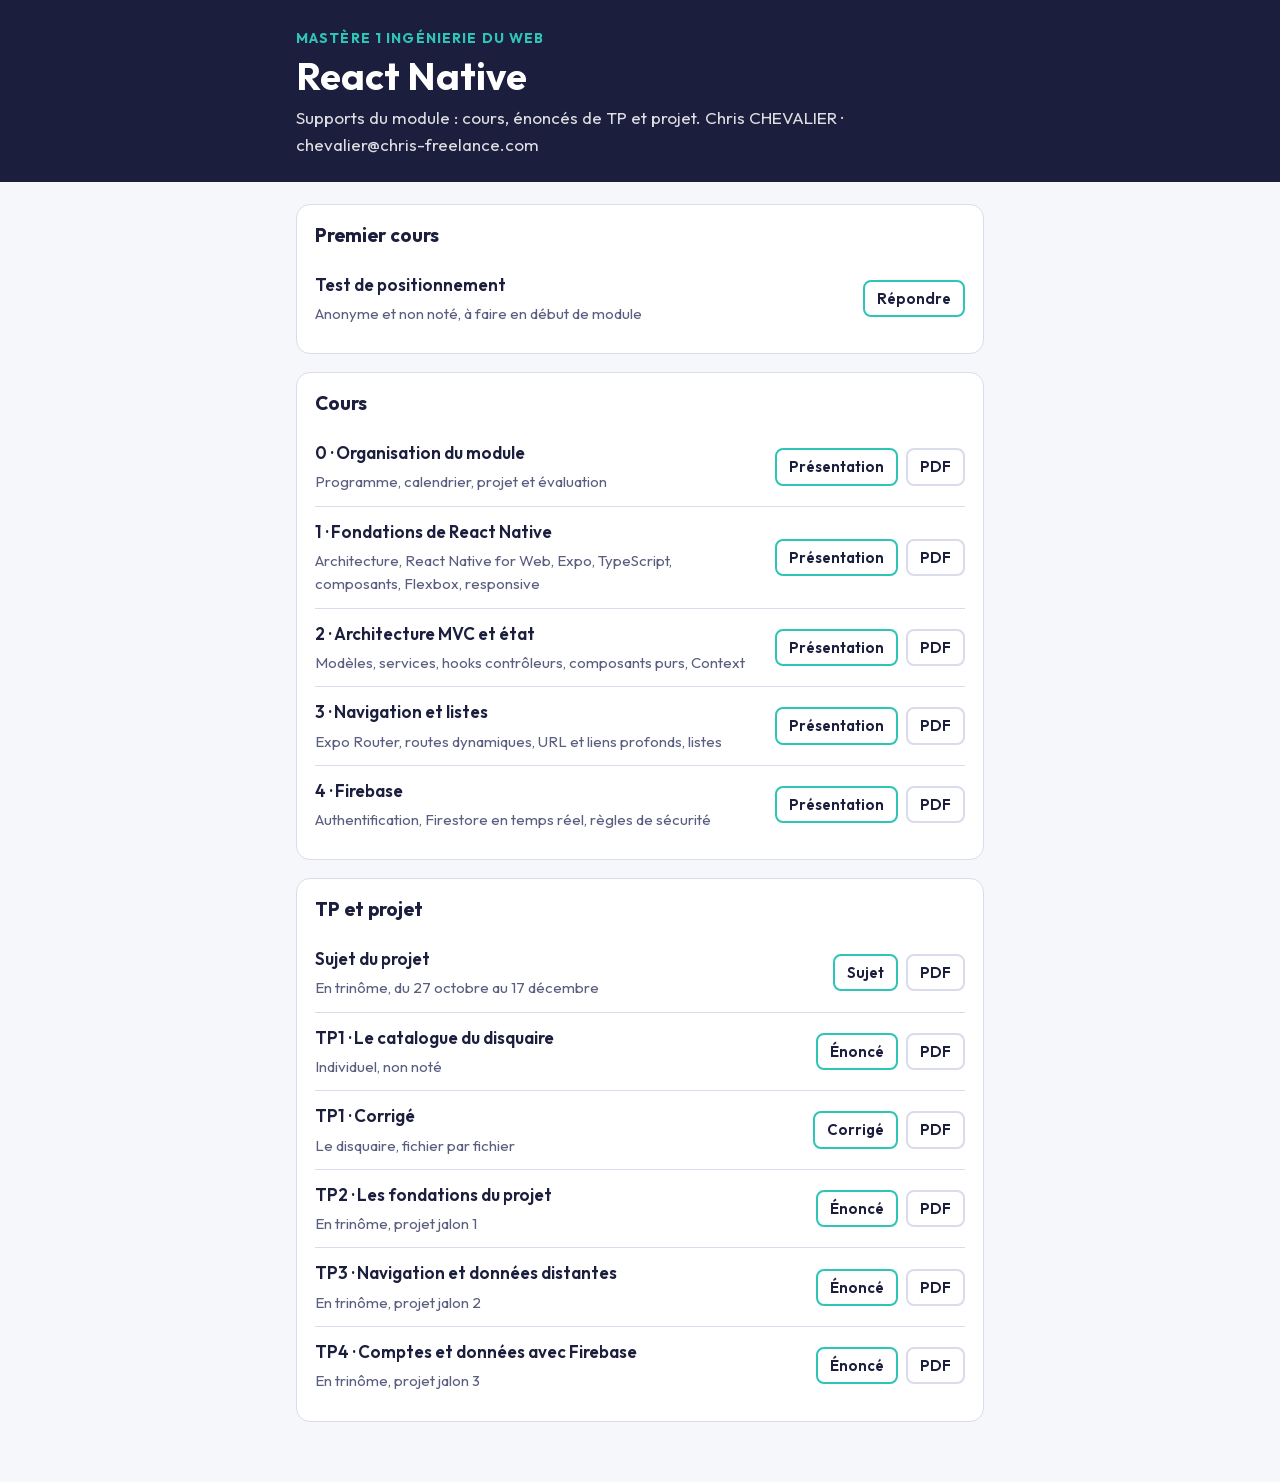
<file: index.html>
<!doctype html>
<html lang="fr">
<head>
  <meta charset="utf-8">
  <meta name="viewport" content="width=device-width, initial-scale=1, viewport-fit=cover">
  <title>Supports React Native</title>
  <link rel="stylesheet" href="positionnement/positionnement.css">
  <style>
    .supports { display: flex; flex-direction: column; gap: 0; }
    .support { display: grid; grid-template-columns: minmax(0, 1fr) auto; gap: 4px 16px; align-items: center; padding: 12px 0; border-top: 1px solid var(--bordure); }
    .support:first-of-type { border-top: 0; }
    .support .nom { font-weight: 600; }
    .support .detail { grid-column: 1; color: var(--texte-doux); font-size: 15px; }
    .liens { grid-column: 2; grid-row: 1 / span 2; display: flex; gap: 8px; flex-wrap: wrap; justify-content: flex-end; }
    .liens a { font-weight: 600; font-size: 15px; color: var(--texte); text-decoration: none; border: 2px solid var(--accent); border-radius: 8px; padding: 5px 12px; }
    .liens a.pdf { border-color: var(--bordure); }
    .liens a:hover { background: var(--accent-clair); }
  </style>
</head>
<body>

<header class="bandeau">
  <div class="interieur">
    <div class="sur-titre">Mastère 1 ingénierie du web</div>
    <h1>React Native</h1>
    <p>Supports du module : cours, énoncés de TP et projet. Chris CHEVALIER · chevalier@chris-freelance.com</p>
  </div>
</header>

<main>
  <section class="bloc">
    <h2>Premier cours</h2>
    <div class="supports">
      <div class="support">
        <span class="nom">Test de positionnement</span>
        <span class="detail">Anonyme et non noté, à faire en début de module</span>
        <span class="liens"><a href="positionnement/index.html">Répondre</a></span>
      </div>
    </div>
  </section>

  <section class="bloc">
    <h2>Cours</h2>
    <div class="supports">
      <div class="support">
        <span class="nom">0 · Organisation du module</span>
        <span class="detail">Programme, calendrier, projet et évaluation</span>
        <span class="liens"><a href="cours/0-organisation-du-module.html">Présentation</a><a class="pdf" href="pdf/0-organisation-du-module.pdf">PDF</a></span>
      </div>
      <div class="support">
        <span class="nom">1 · Fondations de React Native</span>
        <span class="detail">Architecture, React Native for Web, Expo, TypeScript, composants, Flexbox, responsive</span>
        <span class="liens"><a href="cours/1-fondations.html">Présentation</a><a class="pdf" href="pdf/1-fondations.pdf">PDF</a></span>
      </div>
      <div class="support">
        <span class="nom">2 · Architecture MVC et état</span>
        <span class="detail">Modèles, services, hooks contrôleurs, composants purs, Context</span>
        <span class="liens"><a href="cours/2-architecture-mvc.html">Présentation</a><a class="pdf" href="pdf/2-architecture-mvc.pdf">PDF</a></span>
      </div>
      <div class="support">
        <span class="nom">3 · Navigation et listes</span>
        <span class="detail">Expo Router, routes dynamiques, URL et liens profonds, listes</span>
        <span class="liens"><a href="cours/3-navigation.html">Présentation</a><a class="pdf" href="pdf/3-navigation.pdf">PDF</a></span>
      </div>
      <div class="support">
        <span class="nom">4 · Firebase</span>
        <span class="detail">Authentification, Firestore en temps réel, règles de sécurité</span>
        <span class="liens"><a href="cours/4-firebase.html">Présentation</a><a class="pdf" href="pdf/4-firebase.pdf">PDF</a></span>
      </div>
    </div>
  </section>

  <section class="bloc">
    <h2>TP et projet</h2>
    <div class="supports">
      <div class="support">
        <span class="nom">Sujet du projet</span>
        <span class="detail">En trinôme, du 27 octobre au 17 décembre</span>
        <span class="liens"><a href="tp/projet.html">Sujet</a><a class="pdf" href="pdf/projet.pdf">PDF</a></span>
      </div>
      <div class="support">
        <span class="nom">TP1 · Le catalogue du disquaire</span>
        <span class="detail">Individuel, non noté</span>
        <span class="liens"><a href="tp/tp1.html">Énoncé</a><a class="pdf" href="pdf/tp1.pdf">PDF</a></span>
      </div>
      <div class="support">
        <span class="nom">TP1 · Corrigé</span>
        <span class="detail">Le disquaire, fichier par fichier</span>
        <span class="liens"><a href="tp/tp1-corrige.html">Corrigé</a><a class="pdf" href="pdf/tp1-corrige.pdf">PDF</a></span>
      </div>
      <div class="support">
        <span class="nom">TP2 · Les fondations du projet</span>
        <span class="detail">En trinôme, projet jalon 1</span>
        <span class="liens"><a href="tp/tp2.html">Énoncé</a><a class="pdf" href="pdf/tp2.pdf">PDF</a></span>
      </div>
      <div class="support">
        <span class="nom">TP3 · Navigation et données distantes</span>
        <span class="detail">En trinôme, projet jalon 2</span>
        <span class="liens"><a href="tp/tp3.html">Énoncé</a><a class="pdf" href="pdf/tp3.pdf">PDF</a></span>
      </div>
      <div class="support">
        <span class="nom">TP4 · Comptes et données avec Firebase</span>
        <span class="detail">En trinôme, projet jalon 3</span>
        <span class="liens"><a href="tp/tp4.html">Énoncé</a><a class="pdf" href="pdf/tp4.pdf">PDF</a></span>
      </div>
    </div>
  </section>
</main>

</body>
</html>
</file>
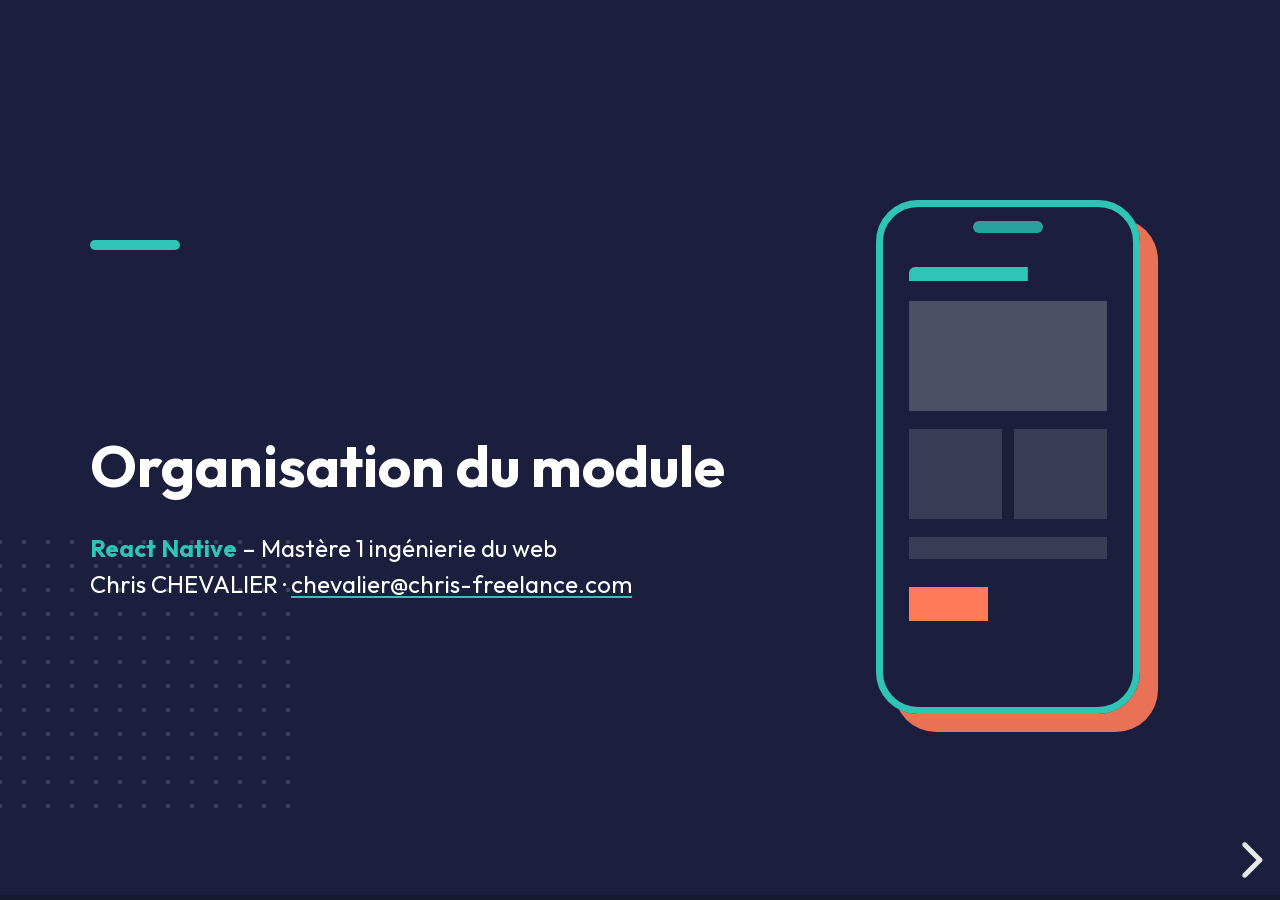
<file: cours/0-organisation-du-module.html>
<!doctype html>
<html lang="fr">
<head>
  <meta charset="utf-8">
  <meta name="viewport" content="width=device-width, initial-scale=1">
  <title>Organisation du module – React Native</title>
  <link rel="stylesheet" href="../assets/vendor/reveal/dist/reset.css">
  <link rel="stylesheet" href="../assets/vendor/reveal/dist/reveal.css">
  <link rel="stylesheet" href="../assets/css/theme.css">
</head>
<body data-pied="React Native · Organisation du module">
<div class="reveal">
<div class="slides">

  <!-- ================================================================== -->
  <section data-layout="titre">
    <h1>Organisation du module</h1>
    <div class="sous-titre">
      <span class="code-module">React Native</span> – Mastère 1 ingénierie du web<br>
      Chris CHEVALIER · <a href="mailto:chevalier@chris-freelance.com" style="color: inherit;">chevalier@chris-freelance.com</a>
    </div>
    <aside class="notes">
      Me présenter en deux minutes : formateur indépendant depuis 2020 (web full stack, programmation, gestion de projet).
      Puis présenter le cours, le déroulé, le projet et l'évaluation.
    </aside>
  </section>

  <!-- ================================================================== -->
  <section data-layout="sommaire">
    <h1>Sommaire</h1>
    <ol>
      <li>Le module</li>
      <li>Le déroulé</li>
      <li>Le projet</li>
      <li>L'évaluation</li>
    </ol>
  </section>

  <!-- ================================================================== -->
  <section data-layout="section">
    <div class="numero">01</div>
    <h2>Le module</h2>
    <div class="sous-titre">Organisation du module</div>
  </section>

  <!-- ================================================================== -->
  <section>
    <h2>Une base de code, trois plateformes</h2>
    <div class="corps">
      <div class="colonnes c3">
        <div class="carte accent">
          <h3>iOS</h3>
          De vrais composants natifs, affichés par le système du téléphone
        </div>
        <div class="carte accent">
          <h3>Android</h3>
          Le même code TypeScript, sans réécrire l'application en Kotlin
        </div>
        <div class="carte corail">
          <h3>Web</h3>
          <a href="https://necolas.github.io/react-native-web/" target="_blank">React Native for Web</a> transforme <code>&lt;View&gt;</code> en <code>&lt;div&gt;</code> dans le navigateur
        </div>
      </div>
      <ul style="margin-top: 30px;">
        <li>Vous connaissez React. Vous allez réutiliser vos réflexes : composants, props, état, hooks</li>
        <li>Ce qui change : pas de HTML ni de CSS, des contraintes mobiles (tactile, taille d'écran, réseau, cycle de vie)</li>
      </ul>
    </div>
    <aside class="notes">
      Demander qui a déjà fait du React Native, du Flutter ou du natif.
    </aside>
  </section>

  <!-- ================================================================== -->
  <section>
    <h2>Objectifs du module</h2>
    <div class="corps">
      <p>À la fin du module, vous serez capables de :</p>
      <ul>
        <li><strong>Maîtriser React Native et son extension web</strong> pour concevoir une application performante à partir d'une base de code unique</li>
        <li><strong>Structurer votre application selon le pattern MVC</strong> : composants d'affichage, hooks et services pour la logique, modèles de données typés</li>
        <li><strong>Concevoir des interfaces réactives et fluides</strong> avec les composants natifs, le rendu web et Flexbox</li>
        <li><strong>Gérer le cycle de vie, la navigation et la persistance des données</strong> de manière unifiée entre le navigateur et le mobile</li>
      </ul>
    </div>
  </section>

  <!-- ================================================================== -->
  <section>
    <h2>Programme</h2>
    <div class="corps">
      <div class="colonnes c4">
        <div class="carte">
          <h3>Cours 1 · Fondations</h3>
          Architecture, React Native for Web, Expo, TypeScript, composants de base, Flexbox et responsive
        </div>
        <div class="carte">
          <h3>Cours 2 · Architecture</h3>
          Pattern MVC dans React, hooks personnalisés, services, modèles typés, état global avec Context
        </div>
        <div class="carte">
          <h3>Cours 3 · Navigation</h3>
          Expo Router (pile, onglets, URL, liens profonds), listes volumineuses
        </div>
        <div class="carte">
          <h3>Cours 4 · Persistance</h3>
          Firebase : authentification, base Firestore, temps réel, cycle de vie des écrans et règles de sécurité. Mise en production
        </div>
      </div>
      <div class="encadre" style="margin-top: 26px;">
        Au plus <strong>1h30 de théorie par demi-journée</strong>, le reste en pratique. Chaque notion est appliquée dans un TP le jour même.
      </div>
    </div>
  </section>

  <!-- ================================================================== -->
  <section data-layout="section">
    <div class="numero">02</div>
    <h2>Le déroulé</h2>
    <div class="sous-titre">Organisation du module</div>
  </section>

  <!-- ================================================================== -->
  <section>
    <h2>Calendrier</h2>
    <div class="corps">
      <div class="frise">
        <div class="etape">
          <div class="date">Mar. 27 oct.</div>
          <ul>
            <li>Test de positionnement</li>
            <li>Cours 1</li>
            <li>TP1</li>
            <li>Trinômes et dépôt du projet</li>
          </ul>
        </div>
        <div class="etape">
          <div class="date">Mer. 28 oct.</div>
          <ul>
            <li>Fin du TP1</li>
            <li>Cours 2</li>
            <li>TP2 Projet</li>
          </ul>
        </div>
        <div class="etape corail">
          <div class="date">Jeu. 29 oct.</div>
          <ul>
            <li>Cours 3</li>
            <li>Lancement du TP3 en séance</li>
            <li>TP3 en autonomie jusqu'au 24 nov.</li>
          </ul>
        </div>
        <div class="etape">
          <div class="date">Mer. 25 nov.</div>
          <ul>
            <li>Cours 4 Firebase</li>
            <li>TP4 Projet</li>
            <li>Point d'étape, pendant le TP4</li>
          </ul>
        </div>
        <div class="etape corail">
          <div class="date">Jeu. 17 déc.</div>
          <ul>
            <li>Mise en production</li>
            <li><strong>Soutenances du projet</strong></li>
            <li><strong>Examen écrit</strong></li>
          </ul>
        </div>
      </div>
    </div>
    <aside class="notes">
      IWB 1 : 27/10 9h45-13h, 28/10 14h-19h, 29/10 11h30-15h30, 25/11 9h45-13h, 17/12 14h-19h.
      IWB 2 : 27/10 14h-19h, 28/10 9h45-13h, 29/10 8h-11h15, 25/11 14h-19h, 17/12 9h45-13h.
      Le TP1 occupe les créneaux 2 et 3 : IWB 1 le commence le 27 et le termine le 28 ; IWB 2 le fait entièrement le 27.
    </aside>
  </section>

  <!-- ================================================================== -->
  <section>
    <h2>Votre environnement de travail</h2>
    <div class="corps">
      <div class="colonnes">
        <div>
          <p><strong>Sur votre ordinateur</strong></p>
          <ul class="dense">
            <li><a href="https://nodejs.org/fr/download" target="_blank"><strong>Node.js</strong> en version LTS</a></li>
            <li><a href="https://code.visualstudio.com/" target="_blank"><strong>VS Code</strong></a> ou l'éditeur de votre choix</li>
            <li><a href="https://git-scm.com/downloads" target="_blank"><strong>Git</strong></a> et un compte <a href="https://github.com/signup" target="_blank"><strong>GitHub</strong></a> ou équivalent (GitLab, Bitbucket…)</li>
            <li>Un navigateur récent pour la version web</li>
          </ul>
        </div>
        <div>
          <p><strong>Pour tester sur mobile</strong></p>
          <ul class="dense">
            <li>L'application <a href="https://expo.dev/go" target="_blank"><strong>Expo Go</strong></a> sur votre téléphone (iOS ou Android)</li>
            <li>À défaut : un émulateur <a href="https://docs.expo.dev/workflow/android-studio-emulator/" target="_blank">Android Studio</a> ou le <a href="https://docs.expo.dev/workflow/ios-simulator/" target="_blank">simulateur iOS</a> (macOS uniquement)</li>
          </ul>
        </div>
      </div>
    </div>
  </section>

  <!-- ================================================================== -->
  <section data-layout="section">
    <div class="numero">03</div>
    <h2>Le projet</h2>
    <div class="sous-titre">Organisation du module</div>
  </section>

  <!-- ================================================================== -->
  <section>
    <h2>Une application multiplateforme en trinôme</h2>
    <div class="corps">
      <ul>
        <li><strong>Sujet libre</strong>, à faire valider par moi aujourd'hui</li>
        <li><strong>Groupes de trois</strong>, formés aujourd'hui. Les groupes d'une seule personne ne sont pas possibles</li>
        <li>Le projet avance à chaque TP. <strong>Chaque TP est un jalon</strong> du projet final</li>
        <li><strong>Répartition libre</strong> : chacun écrit une part réelle du code, dont au moins un CRUD Firebase</li>
        <li>Il doit fonctionner <strong>sur le web et sur mobile</strong>, avec le même code</li>
      </ul>
      <div class="frise" style="grid-template-columns: repeat(4, 1fr); margin-top: 22px;">
        <div class="etape"><div class="date">TP2 · 28 oct.</div>Squelette MVC, modèles typés, mise en page</div>
        <div class="etape"><div class="date">TP3 · 29 oct.-24 nov.</div>Navigation, API publique, catalogue et filtres</div>
        <div class="etape"><div class="date">TP4 · 25 nov.</div>Authentification et trois CRUD Firebase</div>
        <div class="etape corail"><div class="date">17 déc.</div>Soutenance et rendu final</div>
      </div>
    </div>
  </section>

  <!-- ================================================================== -->
  <section>
    <h2>Ce que votre application doit contenir</h2>
    <div class="corps">
      <div class="colonnes">
        <div>
          <p><strong>Obligatoire</strong></p>
          <ul class="dense">
            <li>Au moins <strong>4 écrans</strong>, avec des onglets, une pile et une route dynamique</li>
            <li><strong>L'URL du navigateur</strong> suit la navigation sur le web</li>
            <li>Un <strong>catalogue responsive</strong> : grille sur ordinateur, liste sur mobile, avec des filtres</li>
            <li>Une <strong>API publique</strong> consommée avec <code>fetch()</code></li>
            <li><strong>Firebase</strong> : authentification et <strong>3 CRUD</strong>, un par membre</li>
            <li>Une <strong>architecture MVC</strong> en TypeScript</li>
            <li>Une <strong>version web déployée</strong> (GitHub Pages…)</li>
            <li>Un <strong>README exécutable</strong> qui suffit à lancer le projet</li>
          </ul>
        </div>
        <div>
          <p><strong>Valorisé</strong></p>
          <ul class="dense">
            <li>Une API native : caméra, localisation, notifications…</li>
            <li>Des animations soignées</li>
            <li>Un cache ou un mode hors ligne</li>
            <li>Des tests automatisés</li>
          </ul>
        </div>
      </div>
    </div>
  </section>

  <!-- ================================================================== -->
  <section>
    <h2>Des idées de sujets</h2>
    <div class="corps">
      <div class="colonnes">
        <div class="carte">
          <h3>Carnet de recettes</h3>
          Catalogue de <a href="https://www.themealdb.com/api.php" target="_blank">TheMealDB</a>, favoris et recettes personnelles
        </div>
        <div class="carte">
          <h3>Bibliothèque personnelle</h3>
          Recherche dans <a href="https://openlibrary.org/developers/api" target="_blank">Open Library</a>, livres lus ou à lire et avis
        </div>
        <div class="carte">
          <h3>Carnet de voyage</h3>
          Pays de <a href="https://restcountries.com" target="_blank">REST Countries</a>, météo d'<a href="https://open-meteo.com" target="_blank">Open-Meteo</a>, étapes et souvenirs
        </div>
        <div class="carte">
          <h3>Garde-manger anti-gaspi</h3>
          Produits d'<a href="https://world.openfoodfacts.org/data" target="_blank">Open Food Facts</a> et dates de péremption. Le scan de codes-barres est un bonus
        </div>
      </div>
      <div class="encadre neutre" style="margin-top: 22px;">
        Toutes ces API sont <strong>gratuites et sans clé</strong>. Un autre sujet vous tente ? Proposez-le-moi : il doit se prêter à un catalogue et à trois CRUD.
      </div>
    </div>
  </section>

  <!-- ================================================================== -->
  <section>
    <h2>Votre dépôt Git, dès ce soir</h2>
    <div class="corps">
      <ul>
        <li><strong>Un dépôt personnel</strong> pour le TP1</li>
        <li><strong>Un dépôt commun</strong> par trinôme pour le projet</li>
        <li>Invitez <strong>Chris-CHEVALIER</strong> comme collaborateur sur le dépôt du projet <strong>dès aujourd'hui</strong></li>
        <li><strong>Des commits réguliers</strong>, chacun avec son propre compte</li>
      </ul>
      <div class="encadre corail" style="margin-top: 22px;">
        Avant la fin de la séance, je passe voir chaque groupe. Nous notons ensemble <strong>les membres, leur compte GitHub, le sujet et ce sur quoi chacun compte travailler</strong>.
      </div>
    </div>
    <aside class="notes">
      Les rendus ne passent pas par MyGES : l'invitation au dépôt suffit. Noter pour chaque groupe les noms, les comptes GitHub, le sujet et le rôle de chacun.
      IWB 1 : 27 étudiants, soit 9 trinômes. IWB 2 : 35 étudiants, soit 11 trinômes et un binôme.
    </aside>
  </section>

  <!-- ================================================================== -->
  <section data-layout="section">
    <div class="numero">04</div>
    <h2>L'évaluation</h2>
    <div class="sous-titre">Organisation du module</div>
  </section>

  <!-- ================================================================== -->
  <section>
    <h2>Modalités d'évaluation</h2>
    <div class="corps">
      <table>
        <tr><th>Épreuve</th><th>Conditions</th><th class="num">Poids</th></tr>
        <tr><td><strong>Note de projet</strong> <span class="etiquette accent">Trinôme</span> <span class="etiquette">Individuel</span></td><td>Moyenne de deux notes sur 20 : la <strong>production</strong> du groupe et votre <strong>soutenance</strong> individuelle, le 17 décembre</td><td class="num"><strong>50 %</strong></td></tr>
        <tr><td><strong>Examen écrit</strong> <span class="etiquette">Individuel</span></td><td>Le 17 décembre, sur table, 30 min, 10 questions à réponse courte, sans document ni IA</td><td class="num"><strong>50 %</strong></td></tr>
      </table>
      <div class="encadre" style="margin-top: 22px;">
        <strong>Aucune note intermédiaire.</strong> Tout est évalué le 17 décembre : avancez à votre rythme, mais régulièrement.
      </div>
    </div>
    <aside class="notes">
      Règle ESGI : 50 % de contrôle continu et 50 % d'examen. MyGES donne le même poids à chaque note saisie : on saisit donc deux notes, la note de projet (moyenne de la production et de la soutenance) et l'écrit.
    </aside>
  </section>

  <!-- ================================================================== -->
  <section>
    <h2>La note de projet : deux parties</h2>
    <div class="corps">
      <div class="colonnes">
        <div class="carte">
          <h3>Production · note du groupe</h3>
          <ul class="dense">
            <li>20 critères à <strong>1 point</strong> : rempli ou non</li>
            <li>Un socle commun, puis 4 critères par bloc (catalogue, navigation et compte, données partagées)</li>
            <li>Corrigée sur le dernier commit poussé le <strong>17 décembre avant 23h59</strong></li>
          </ul>
        </div>
        <div class="carte">
          <h3>Soutenance · note individuelle</h3>
          <ul class="dense">
            <li>Démonstration de <strong>votre</strong> travail</li>
            <li>Explication d'un extrait de votre code, que je choisis</li>
            <li>Une question sur le travail d'un autre membre</li>
          </ul>
        </div>
      </div>
      <div class="encadre neutre" style="margin-top: 18px;">
        Votre note de projet est la <strong>moyenne</strong> de ces deux notes. La grille complète est dans le sujet du projet. Un membre qui n'a pas contribué peut voir sa note de production réduite, jusqu'à 0.
      </div>
    </div>
    <aside class="notes">
      Le 25 novembre, point d'étape non noté de 5 min par groupe pendant le TP4 : repérer les groupes en retard et les membres absents du projet.
    </aside>
  </section>

  <!-- ================================================================== -->
  <section>
    <h2>Le 17 décembre</h2>
    <div class="corps">
      <div class="colonnes">
        <div class="carte">
          <h3>Soutenance · 10 min par groupe</h3>
          <ul>
            <li><strong>4 min</strong> : démonstration sur le web et sur mobile, chacun présente ce qu'il a réalisé</li>
            <li><strong>2 min par membre</strong> : un extrait de votre code à expliquer, puis une question sur le travail d'un autre membre</li>
            <li>Rendu : dernier commit poussé <strong>le soir même avant 23h59</strong></li>
          </ul>
        </div>
        <div class="carte">
          <h3>Examen écrit · 30 min</h3>
          <ul>
            <li>À la fin de la séance, après les soutenances</li>
            <li><strong>10 questions à réponse courte</strong> (une à trois lignes) sur l'ensemble des cours, 2 points chacune</li>
            <li>Plusieurs questions portent sur des <strong>extraits de code</strong> : prévoir ce qui s'affiche, trouver une erreur</li>
          </ul>
        </div>
      </div>
    </div>
  </section>

  <!-- ================================================================== -->
  <section>
    <h2>L'IA générative : autorisée, à une condition</h2>
    <div class="corps">
      <div class="colonnes">
        <div>
          <ul>
            <li>ChatGPT, Claude, Copilot… sont <strong>autorisés</strong> pour les TP et le projet</li>
            <li>Vous devez <strong>comprendre votre code de bout en bout</strong>. Chaque membre du groupe doit pouvoir expliquer l'ensemble du code</li>
            <li>Déclarez votre usage dans le README : quels outils, pour quoi faire</li>
          </ul>
        </div>
        <div>
          <ul>
            <li>Les questions de la soutenance vérifient cette compréhension. <strong>Une fonctionnalité non expliquée n'est pas comptée</strong></li>
            <li>L'examen écrit se fait <strong>sans IA</strong></li>
            <li>Le plagiat et la triche entraînent un 0 à l'épreuve concernée</li>
          </ul>
        </div>
      </div>
      <div class="encadre" style="margin-top: 8px;">
        Conseil : utilisez l'IA comme un <strong>tuteur</strong> (expliquer une erreur, relire votre code), pas comme un <strong>auteur</strong>.
      </div>
    </div>
  </section>

  <!-- ================================================================== -->
  <section data-layout="titre">
    <h1>Des questions ?</h1>
    <div class="sous-titre">
      Chris CHEVALIER<br>
      <a href="mailto:chevalier@chris-freelance.com" style="color: inherit;">chevalier@chris-freelance.com</a>
    </div>
  </section>

</div>
</div>

<script src="../assets/vendor/reveal/dist/reveal.js"></script>
<script src="../assets/vendor/reveal/plugin/highlight/highlight.js"></script>
<script src="../assets/vendor/reveal/plugin/notes/notes.js"></script>
<script src="../assets/js/theme.js"></script>
</body>
</html>
</file>
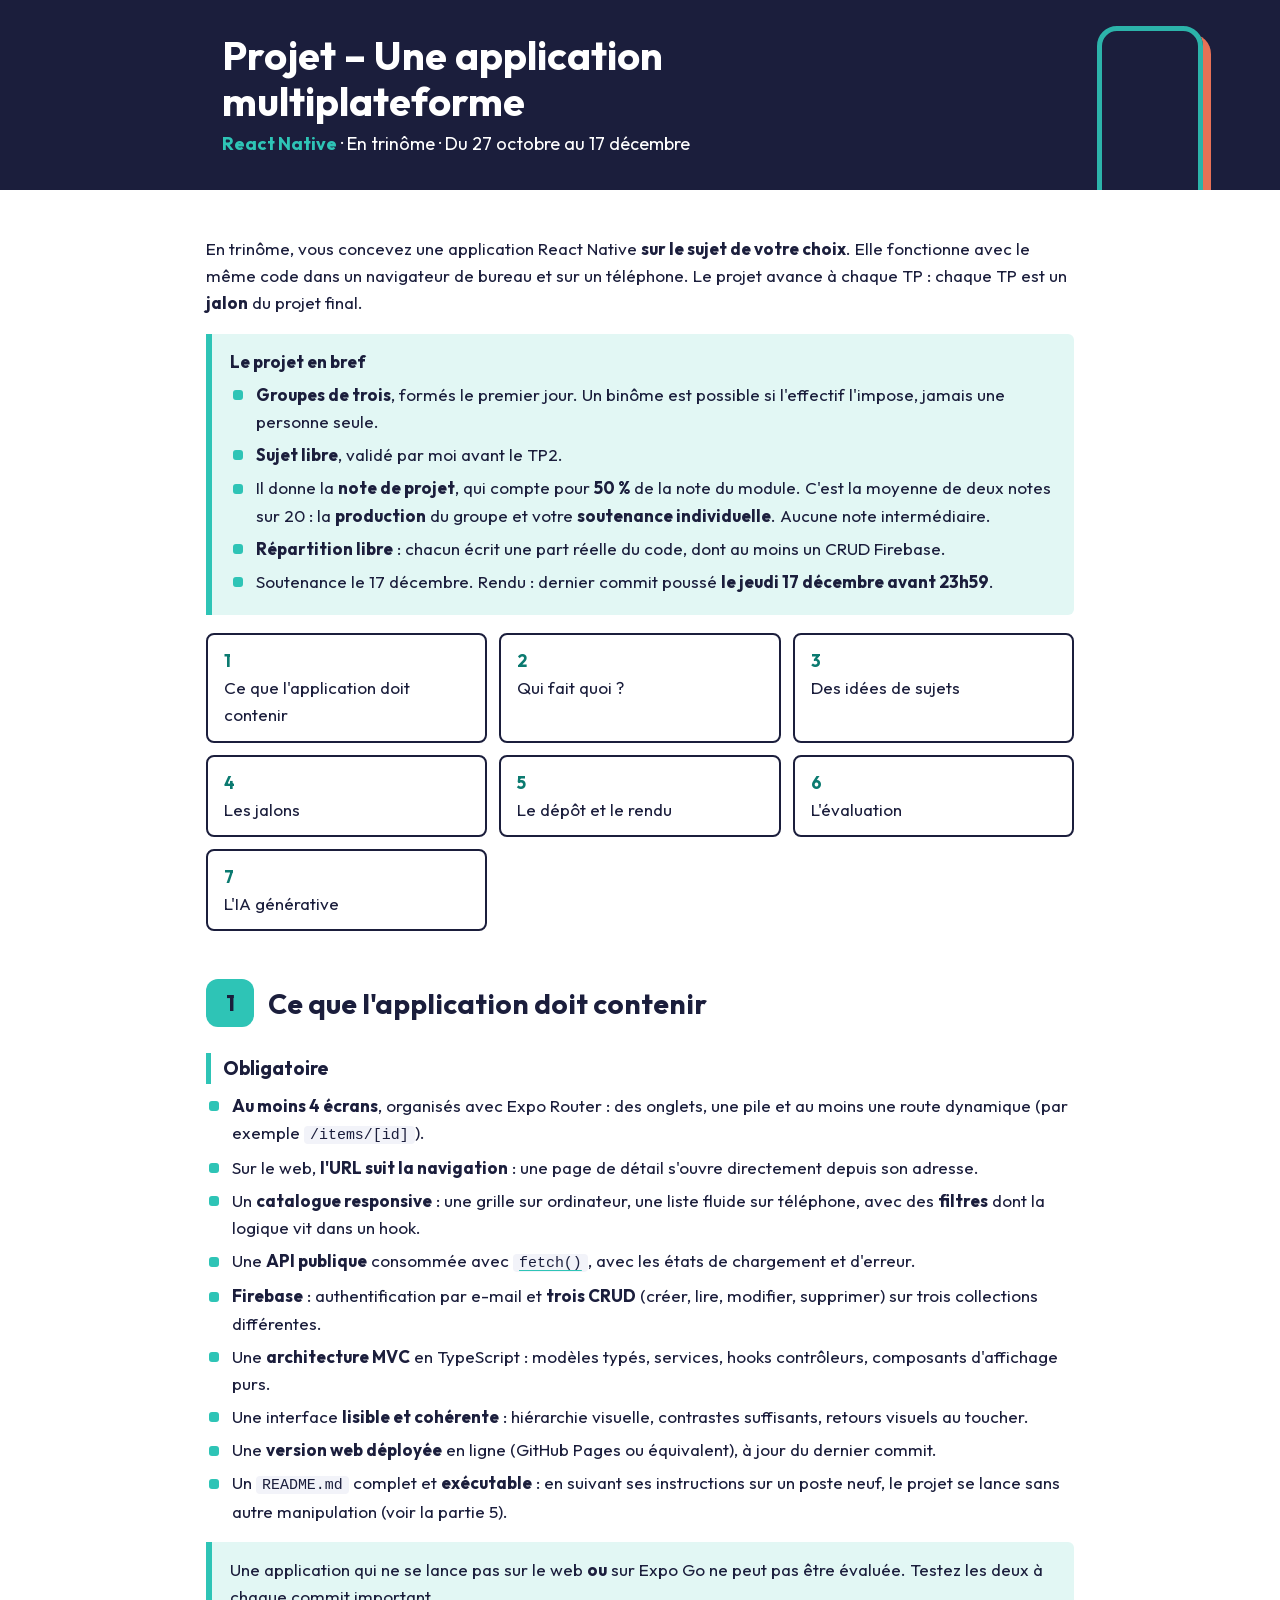
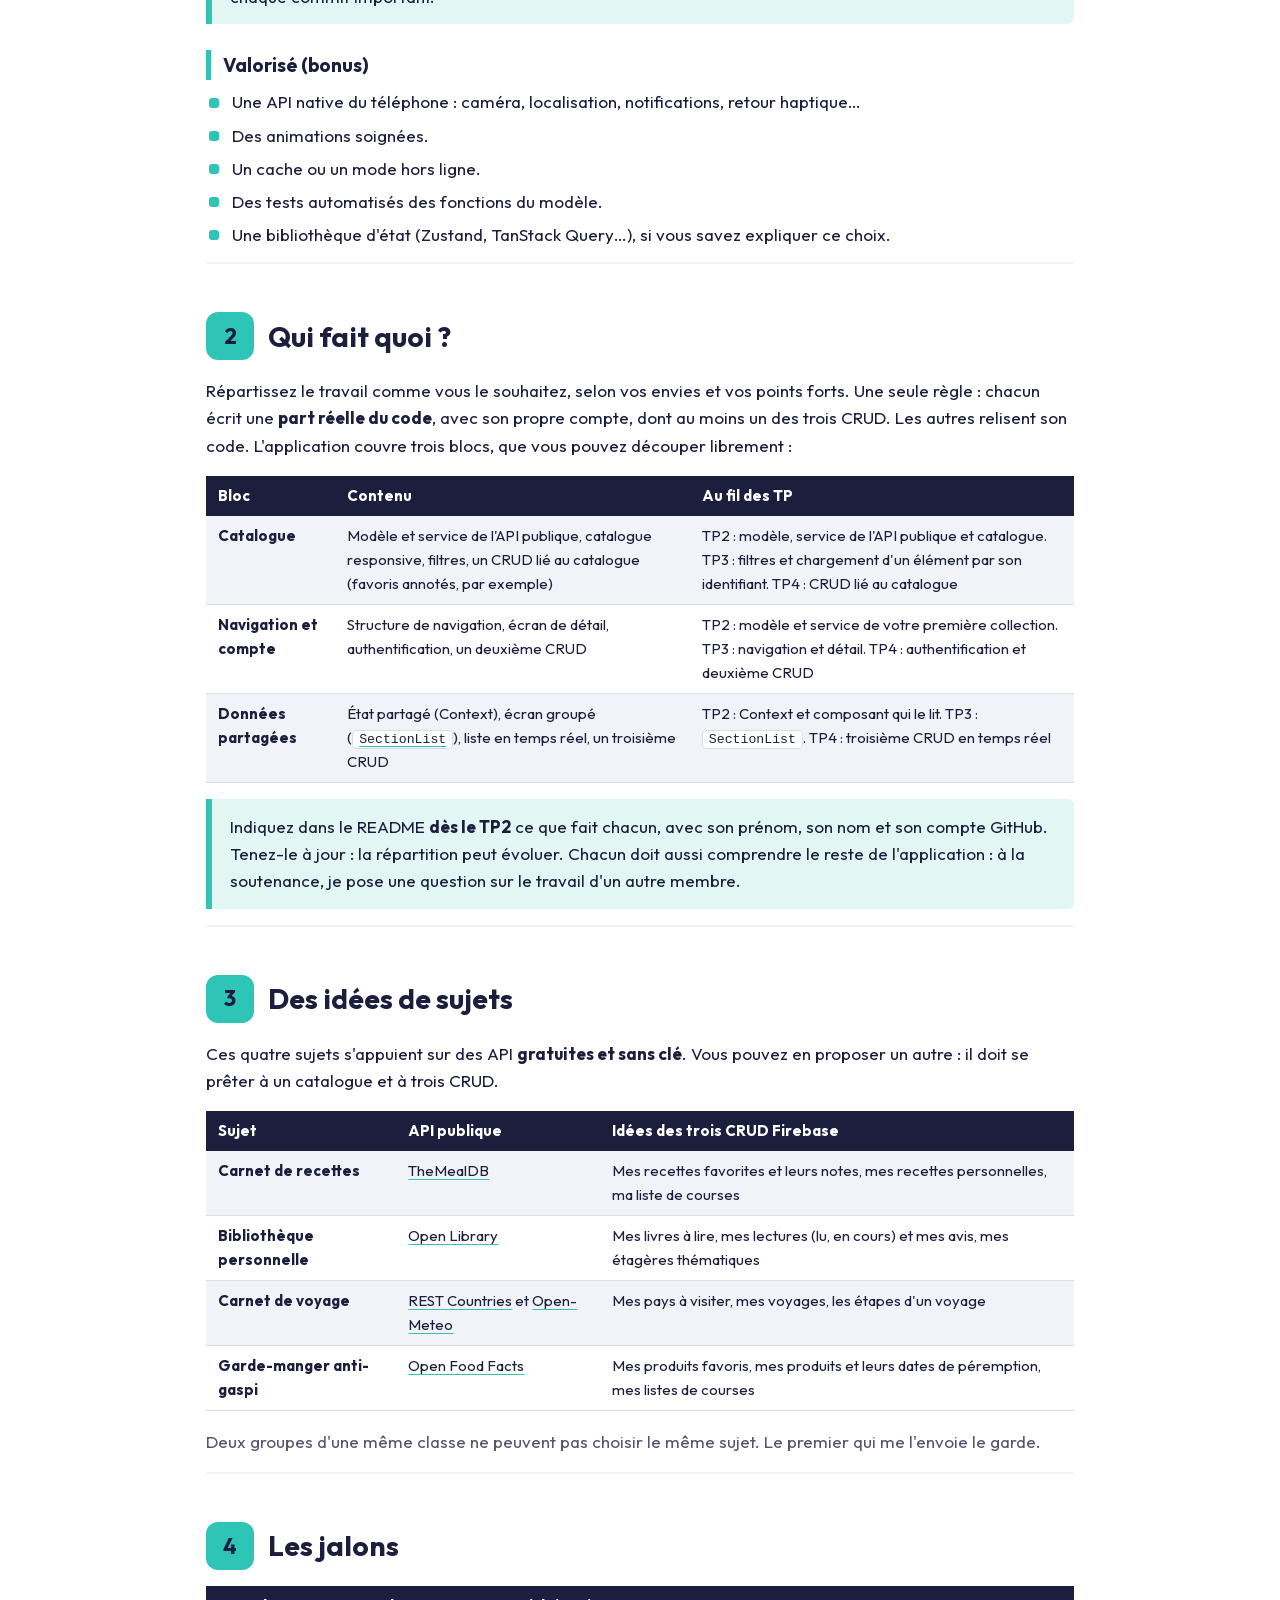
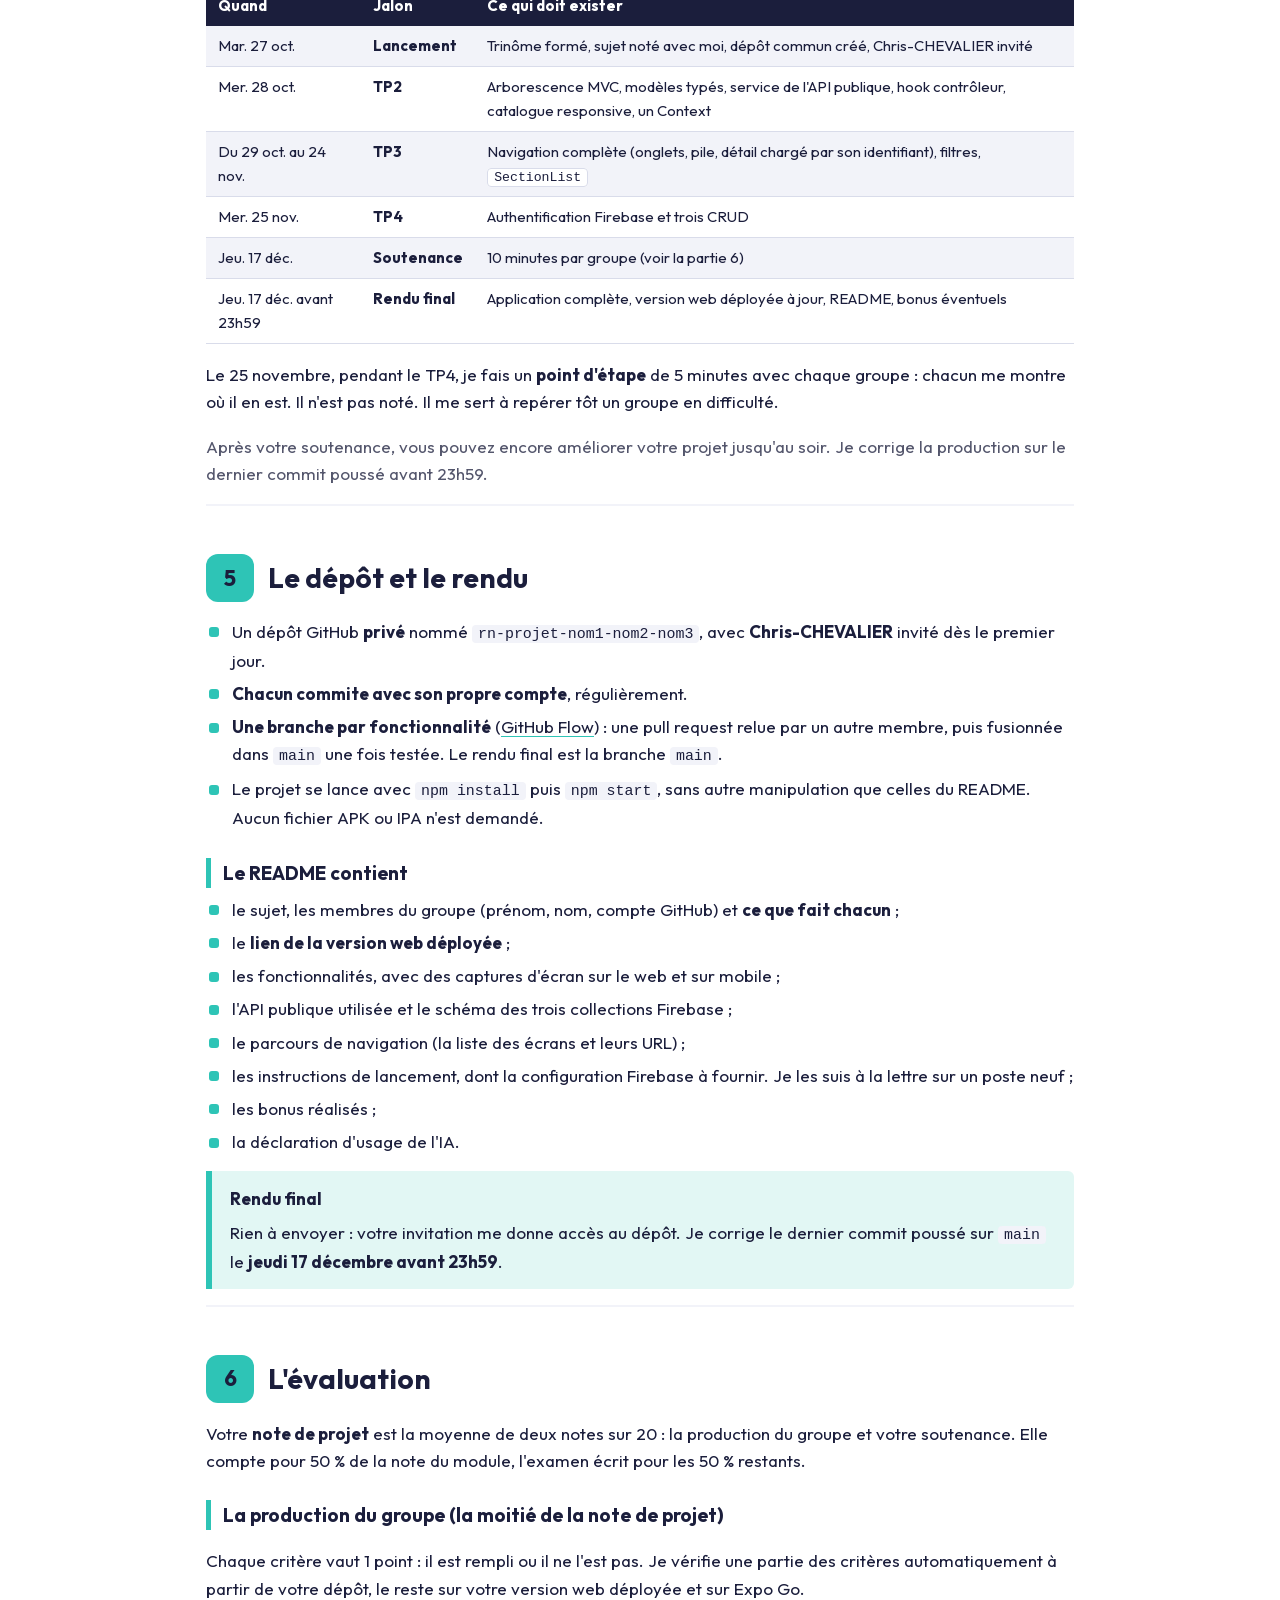
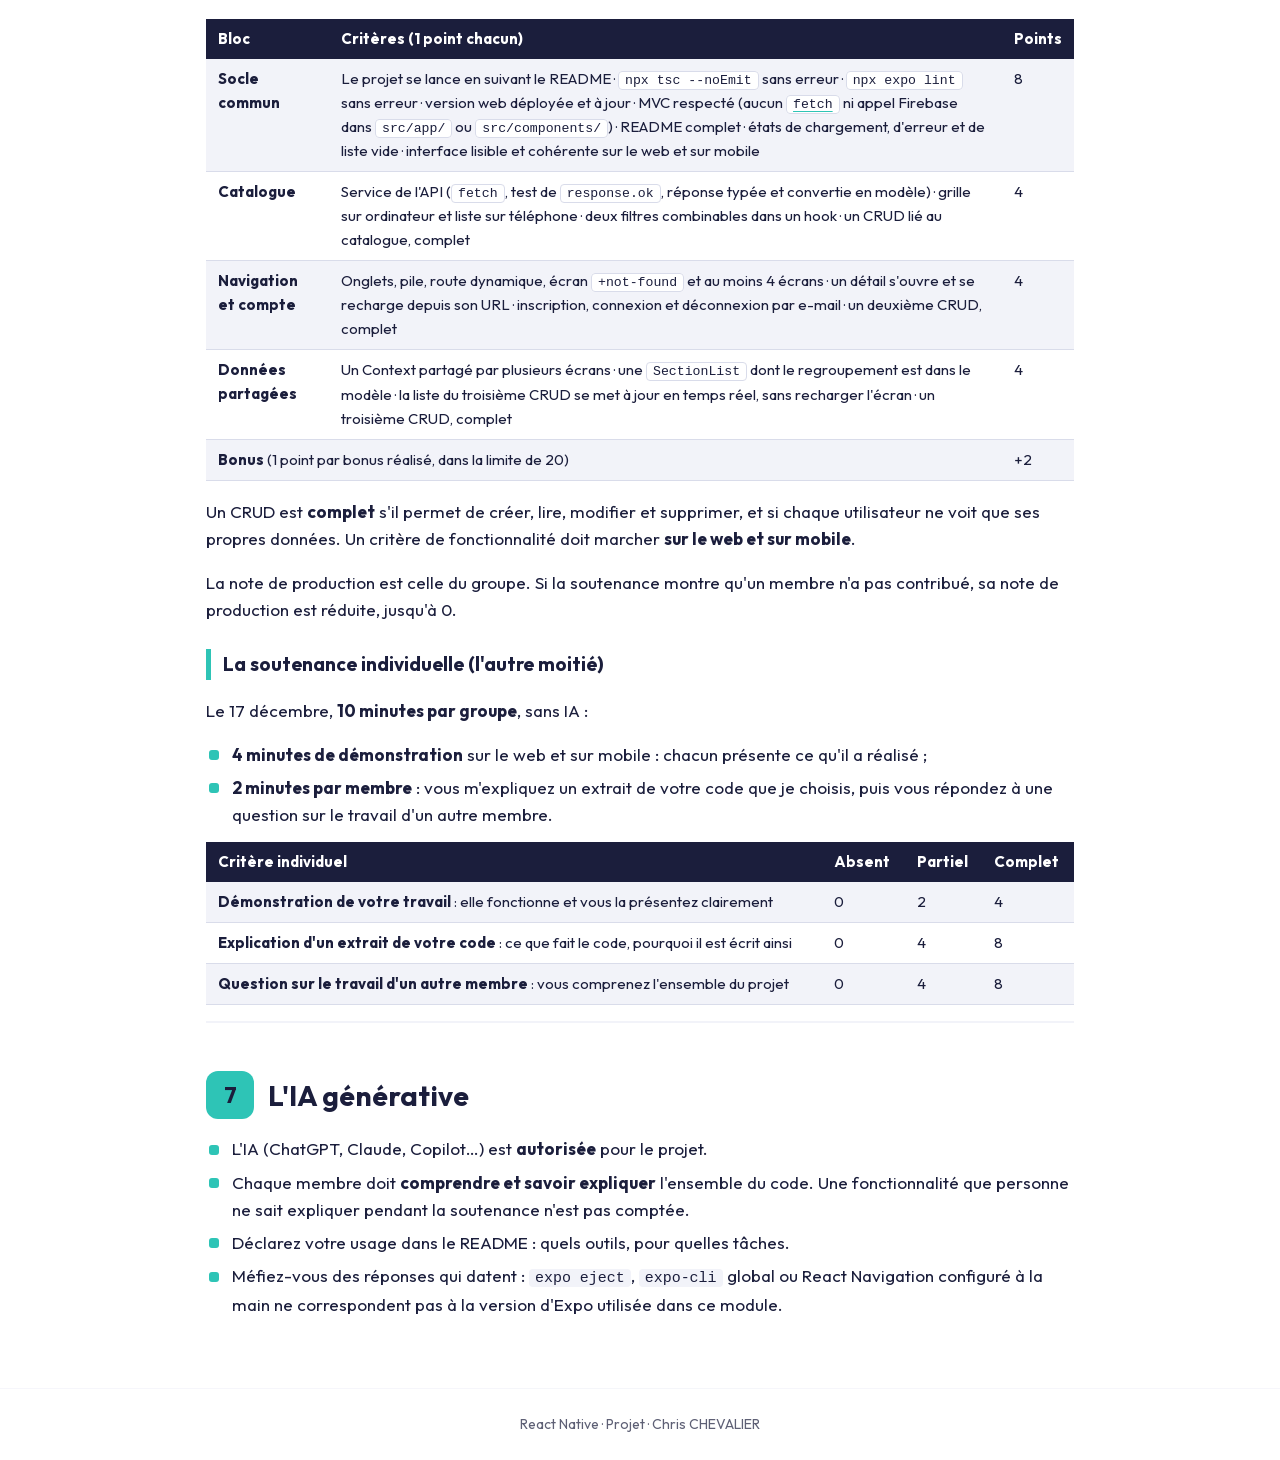
<file: tp/projet.html>
<!doctype html>
<html lang="fr">
<head>
  <meta charset="utf-8">
  <meta name="viewport" content="width=device-width, initial-scale=1">
  <title>Projet – React Native</title>
  <link rel="stylesheet" href="../assets/css/enonce.css">
</head>
<body>

<header class="entete">
  <div class="titre">
    <h1>Projet – Une application multiplateforme</h1>
    <p><span class="code-module">React Native</span> · En trinôme · Du 27 octobre au 17 décembre</p>
  </div>
</header>

<main>

  <p>
    En trinôme, vous concevez une application React Native <strong>sur le sujet de votre choix</strong>. Elle fonctionne avec le même code
    dans un navigateur de bureau et sur un téléphone. Le projet avance à chaque TP : chaque TP est un <strong>jalon</strong> du projet final.
  </p>

  <div class="encadre neutre">
    <span class="intitule">Le projet en bref</span>
    <ul>
      <li><strong>Groupes de trois</strong>, formés le premier jour. Un binôme est possible si l'effectif l'impose, jamais une personne seule.</li>
      <li><strong>Sujet libre</strong>, validé par moi avant le TP2.</li>
      <li>Il donne la <strong>note de projet</strong>, qui compte pour <strong>50 %</strong> de la note du module. C'est la moyenne de deux notes sur 20 : la <strong>production</strong> du groupe et votre <strong>soutenance individuelle</strong>. Aucune note intermédiaire.</li>
      <li><strong>Répartition libre</strong> : chacun écrit une part réelle du code, dont au moins un CRUD Firebase.</li>
      <li>Soutenance le 17 décembre. Rendu : dernier commit poussé <strong>le jeudi 17 décembre avant 23h59</strong>.</li>
    </ul>
  </div>

  <nav class="sommaire">
    <a href="#exigences"><span class="n">1</span><br>Ce que l'application doit contenir</a>
    <a href="#parties"><span class="n">2</span><br>Qui fait quoi ?</a>
    <a href="#idees"><span class="n">3</span><br>Des idées de sujets</a>
    <a href="#jalons"><span class="n">4</span><br>Les jalons</a>
    <a href="#rendu"><span class="n">5</span><br>Le dépôt et le rendu</a>
    <a href="#evaluation"><span class="n">6</span><br>L'évaluation</a>
    <a href="#ia"><span class="n">7</span><br>L'IA générative</a>
  </nav>

  <!-- ================================================================== -->
  <section class="defi" id="exigences">
    <h2><span class="num">1</span> Ce que l'application doit contenir</h2>

    <h3>Obligatoire</h3>
    <ul>
      <li><strong>Au moins 4 écrans</strong>, organisés avec Expo Router : des onglets, une pile et au moins une route dynamique (par exemple <code>/items/[id]</code>).</li>
      <li>Sur le web, <strong>l'URL suit la navigation</strong> : une page de détail s'ouvre directement depuis son adresse.</li>
      <li>Un <strong>catalogue responsive</strong> : une grille sur ordinateur, une liste fluide sur téléphone, avec des <strong>filtres</strong> dont la logique vit dans un hook.</li>
      <li>Une <strong>API publique</strong> consommée avec <a href="https://developer.mozilla.org/fr/docs/Web/API/Window/fetch" target="_blank"><code>fetch()</code></a>, avec les états de chargement et d'erreur.</li>
      <li><strong>Firebase</strong> : authentification par e-mail et <strong>trois CRUD</strong> (créer, lire, modifier, supprimer) sur trois collections différentes.</li>
      <li>Une <strong>architecture MVC</strong> en TypeScript : modèles typés, services, hooks contrôleurs, composants d'affichage purs.</li>
      <li>Une interface <strong>lisible et cohérente</strong> : hiérarchie visuelle, contrastes suffisants, retours visuels au toucher.</li>
      <li>Une <strong>version web déployée</strong> en ligne (GitHub Pages ou équivalent), à jour du dernier commit.</li>
      <li>Un <code>README.md</code> complet et <strong>exécutable</strong> : en suivant ses instructions sur un poste neuf, le projet se lance sans autre manipulation (voir la partie 5).</li>
    </ul>
    <div class="encadre">
      Une application qui ne se lance pas sur le web <strong>ou</strong> sur Expo Go ne peut pas être évaluée. Testez les deux à chaque commit important.
    </div>

    <h3>Valorisé (bonus)</h3>
    <ul>
      <li>Une API native du téléphone : caméra, localisation, notifications, retour haptique…</li>
      <li>Des animations soignées.</li>
      <li>Un cache ou un mode hors ligne.</li>
      <li>Des tests automatisés des fonctions du modèle.</li>
      <li>Une bibliothèque d'état (Zustand, TanStack Query…), si vous savez expliquer ce choix.</li>
    </ul>
  </section>

  <!-- ================================================================== -->
  <section class="defi" id="parties">
    <h2><span class="num">2</span> Qui fait quoi ?</h2>
    <p>
      Répartissez le travail comme vous le souhaitez, selon vos envies et vos points forts. Une seule règle : chacun écrit une
      <strong>part réelle du code</strong>, avec son propre compte, dont au moins un des trois CRUD. Les autres relisent son code.
      L'application couvre trois blocs, que vous pouvez découper librement :
    </p>
    <table>
      <tr><th>Bloc</th><th>Contenu</th><th>Au fil des TP</th></tr>
      <tr><td><strong>Catalogue</strong></td><td>Modèle et service de l'API publique, catalogue responsive, filtres, un CRUD lié au catalogue (favoris annotés, par exemple)</td><td>TP2 : modèle, service de l'API publique et catalogue. TP3 : filtres et chargement d'un élément par son identifiant. TP4 : CRUD lié au catalogue</td></tr>
      <tr><td><strong>Navigation et compte</strong></td><td>Structure de navigation, écran de détail, authentification, un deuxième CRUD</td><td>TP2 : modèle et service de votre première collection. TP3 : navigation et détail. TP4 : authentification et deuxième CRUD</td></tr>
      <tr><td><strong>Données partagées</strong></td><td>État partagé (Context), écran groupé (<a href="https://reactnative.dev/docs/sectionlist" target="_blank"><code>SectionList</code></a>), liste en temps réel, un troisième CRUD</td><td>TP2 : Context et composant qui le lit. TP3 : <code>SectionList</code>. TP4 : troisième CRUD en temps réel</td></tr>
    </table>
    <div class="encadre">
      Indiquez dans le README <strong>dès le TP2</strong> ce que fait chacun, avec son prénom, son nom et son compte GitHub. Tenez-le à jour : la répartition peut évoluer.
      Chacun doit aussi comprendre le reste de l'application : à la soutenance, je pose une question sur le travail d'un autre membre.
    </div>
  </section>

  <!-- ================================================================== -->
  <section class="defi" id="idees">
    <h2><span class="num">3</span> Des idées de sujets</h2>
    <p>Ces quatre sujets s'appuient sur des API <strong>gratuites et sans clé</strong>. Vous pouvez en proposer un autre : il doit se prêter à un catalogue et à trois CRUD.</p>
    <table>
      <tr><th>Sujet</th><th>API publique</th><th>Idées des trois CRUD Firebase</th></tr>
      <tr><td><strong>Carnet de recettes</strong></td><td><a href="https://www.themealdb.com/api.php" target="_blank">TheMealDB</a></td><td>Mes recettes favorites et leurs notes, mes recettes personnelles, ma liste de courses</td></tr>
      <tr><td><strong>Bibliothèque personnelle</strong></td><td><a href="https://openlibrary.org/developers/api" target="_blank">Open Library</a></td><td>Mes livres à lire, mes lectures (lu, en cours) et mes avis, mes étagères thématiques</td></tr>
      <tr><td><strong>Carnet de voyage</strong></td><td><a href="https://restcountries.com" target="_blank">REST Countries</a> et <a href="https://open-meteo.com" target="_blank">Open-Meteo</a></td><td>Mes pays à visiter, mes voyages, les étapes d'un voyage</td></tr>
      <tr><td><strong>Garde-manger anti-gaspi</strong></td><td><a href="https://world.openfoodfacts.org/data" target="_blank">Open Food Facts</a></td><td>Mes produits favoris, mes produits et leurs dates de péremption, mes listes de courses</td></tr>
    </table>
    <p class="muet">Deux groupes d'une même classe ne peuvent pas choisir le même sujet. Le premier qui me l'envoie le garde.</p>
  </section>

  <!-- ================================================================== -->
  <section class="defi" id="jalons">
    <h2><span class="num">4</span> Les jalons</h2>
    <table>
      <tr><th>Quand</th><th>Jalon</th><th>Ce qui doit exister</th></tr>
      <tr><td>Mar. 27 oct.</td><td><strong>Lancement</strong></td><td>Trinôme formé, sujet noté avec moi, dépôt commun créé, Chris-CHEVALIER invité</td></tr>
      <tr><td>Mer. 28 oct.</td><td><strong>TP2</strong></td><td>Arborescence MVC, modèles typés, service de l'API publique, hook contrôleur, catalogue responsive, un Context</td></tr>
      <tr><td>Du 29 oct. au 24 nov.</td><td><strong>TP3</strong></td><td>Navigation complète (onglets, pile, détail chargé par son identifiant), filtres, <code>SectionList</code></td></tr>
      <tr><td>Mer. 25 nov.</td><td><strong>TP4</strong></td><td>Authentification Firebase et trois CRUD</td></tr>
      <tr><td>Jeu. 17 déc.</td><td><strong>Soutenance</strong></td><td>10 minutes par groupe (voir la partie 6)</td></tr>
      <tr><td>Jeu. 17 déc. avant 23h59</td><td><strong>Rendu final</strong></td><td>Application complète, version web déployée à jour, README, bonus éventuels</td></tr>
    </table>
    <p>Le 25 novembre, pendant le TP4, je fais un <strong>point d'étape</strong> de 5 minutes avec chaque groupe : chacun me montre où il en est. Il n'est pas noté. Il me sert à repérer tôt un groupe en difficulté.</p>
    <p class="muet">Après votre soutenance, vous pouvez encore améliorer votre projet jusqu'au soir. Je corrige la production sur le dernier commit poussé avant 23h59.</p>
  </section>

  <!-- ================================================================== -->
  <section class="defi" id="rendu">
    <h2><span class="num">5</span> Le dépôt et le rendu</h2>
    <ul>
      <li>Un dépôt GitHub <strong>privé</strong> nommé <code>rn-projet-nom1-nom2-nom3</code>, avec <strong>Chris-CHEVALIER</strong> invité dès le premier jour.</li>
      <li><strong>Chacun commite avec son propre compte</strong>, régulièrement.</li>
      <li><strong>Une branche par fonctionnalité</strong> (<a href="https://docs.github.com/fr/get-started/using-github/github-flow" target="_blank">GitHub Flow</a>) : une pull request relue par un autre membre, puis fusionnée dans <code>main</code> une fois testée. Le rendu final est la branche <code>main</code>.</li>
      <li>Le projet se lance avec <code>npm install</code> puis <code>npm start</code>, sans autre manipulation que celles du README. Aucun fichier APK ou IPA n'est demandé.</li>
    </ul>
    <h3>Le README contient</h3>
    <ul>
      <li>le sujet, les membres du groupe (prénom, nom, compte GitHub) et <strong>ce que fait chacun</strong> ;</li>
      <li>le <strong>lien de la version web déployée</strong> ;</li>
      <li>les fonctionnalités, avec des captures d'écran sur le web et sur mobile ;</li>
      <li>l'API publique utilisée et le schéma des trois collections Firebase ;</li>
      <li>le parcours de navigation (la liste des écrans et leurs URL) ;</li>
      <li>les instructions de lancement, dont la configuration Firebase à fournir. Je les suis à la lettre sur un poste neuf ;</li>
      <li>les bonus réalisés ;</li>
      <li>la déclaration d'usage de l'IA.</li>
    </ul>
    <div class="encadre neutre">
      <span class="intitule">Rendu final</span>
      Rien à envoyer : votre invitation me donne accès au dépôt. Je corrige le dernier commit poussé sur <code>main</code> le <strong>jeudi 17 décembre avant 23h59</strong>.
    </div>
  </section>

  <!-- ================================================================== -->
  <section class="defi" id="evaluation">
    <h2><span class="num">6</span> L'évaluation</h2>
    <p>Votre <strong>note de projet</strong> est la moyenne de deux notes sur 20 : la production du groupe et votre soutenance. Elle compte pour 50 % de la note du module, l'examen écrit pour les 50 % restants.</p>

    <h3>La production du groupe (la moitié de la note de projet)</h3>
    <p>Chaque critère vaut 1 point : il est rempli ou il ne l'est pas. Je vérifie une partie des critères automatiquement à partir de votre dépôt, le reste sur votre version web déployée et sur Expo Go.</p>
    <table>
      <tr><th>Bloc</th><th>Critères (1 point chacun)</th><th>Points</th></tr>
      <tr><td><strong>Socle commun</strong></td><td>
        Le projet se lance en suivant le README ·
        <code>npx tsc --noEmit</code> sans erreur ·
        <code>npx expo lint</code> sans erreur ·
        version web déployée et à jour ·
        MVC respecté (aucun <a href="https://developer.mozilla.org/fr/docs/Web/API/Window/fetch" target="_blank"><code>fetch</code></a> ni appel Firebase dans <code>src/app/</code> ou <code>src/components/</code>) ·
        README complet ·
        états de chargement, d'erreur et de liste vide ·
        interface lisible et cohérente sur le web et sur mobile</td><td>8</td></tr>
      <tr><td><strong>Catalogue</strong></td><td>
        Service de l'API (<code>fetch</code>, test de <code>response.ok</code>, réponse typée et convertie en modèle) ·
        grille sur ordinateur et liste sur téléphone ·
        deux filtres combinables dans un hook ·
        un CRUD lié au catalogue, complet</td><td>4</td></tr>
      <tr><td><strong>Navigation et compte</strong></td><td>
        Onglets, pile, route dynamique, écran <code>+not-found</code> et au moins 4 écrans ·
        un détail s'ouvre et se recharge depuis son URL ·
        inscription, connexion et déconnexion par e-mail ·
        un deuxième CRUD, complet</td><td>4</td></tr>
      <tr><td><strong>Données partagées</strong></td><td>
        Un Context partagé par plusieurs écrans ·
        une <code>SectionList</code> dont le regroupement est dans le modèle ·
        la liste du troisième CRUD se met à jour en temps réel, sans recharger l'écran ·
        un troisième CRUD, complet</td><td>4</td></tr>
      <tr><td colspan="2"><strong>Bonus</strong> (1 point par bonus réalisé, dans la limite de 20)</td><td>+2</td></tr>
    </table>
    <p>Un CRUD est <strong>complet</strong> s'il permet de créer, lire, modifier et supprimer, et si chaque utilisateur ne voit que ses propres données. Un critère de fonctionnalité doit marcher <strong>sur le web et sur mobile</strong>.</p>
    <p>La note de production est celle du groupe. Si la soutenance montre qu'un membre n'a pas contribué, sa note de production est réduite, jusqu'à 0.</p>

    <h3>La soutenance individuelle (l'autre moitié)</h3>
    <p>Le 17 décembre, <strong>10 minutes par groupe</strong>, sans IA :</p>
    <ul>
      <li><strong>4 minutes de démonstration</strong> sur le web et sur mobile : chacun présente ce qu'il a réalisé ;</li>
      <li><strong>2 minutes par membre</strong> : vous m'expliquez un extrait de votre code que je choisis, puis vous répondez à une question sur le travail d'un autre membre.</li>
    </ul>
    <table>
      <tr><th>Critère individuel</th><th>Absent</th><th>Partiel</th><th>Complet</th></tr>
      <tr><td><strong>Démonstration de votre travail</strong> : elle fonctionne et vous la présentez clairement</td><td>0</td><td>2</td><td>4</td></tr>
      <tr><td><strong>Explication d'un extrait de votre code</strong> : ce que fait le code, pourquoi il est écrit ainsi</td><td>0</td><td>4</td><td>8</td></tr>
      <tr><td><strong>Question sur le travail d'un autre membre</strong> : vous comprenez l'ensemble du projet</td><td>0</td><td>4</td><td>8</td></tr>
    </table>
  </section>

  <!-- ================================================================== -->
  <section class="defi" id="ia">
    <h2><span class="num">7</span> L'IA générative</h2>
    <ul>
      <li>L'IA (ChatGPT, Claude, Copilot…) est <strong>autorisée</strong> pour le projet.</li>
      <li>Chaque membre doit <strong>comprendre et savoir expliquer</strong> l'ensemble du code. Une fonctionnalité que personne ne sait expliquer pendant la soutenance n'est pas comptée.</li>
      <li>Déclarez votre usage dans le README : quels outils, pour quelles tâches.</li>
      <li>Méfiez-vous des réponses qui datent : <code>expo eject</code>, <code>expo-cli</code> global ou React Navigation configuré à la main ne correspondent pas à la version d'Expo utilisée dans ce module.</li>
    </ul>
  </section>

</main>

<footer class="pied">React Native · Projet · Chris CHEVALIER</footer>

<script src="../assets/vendor/reveal/plugin/highlight/highlight.js"></script>
<script src="../assets/js/enonce.js"></script>
</body>
</html>
</file>
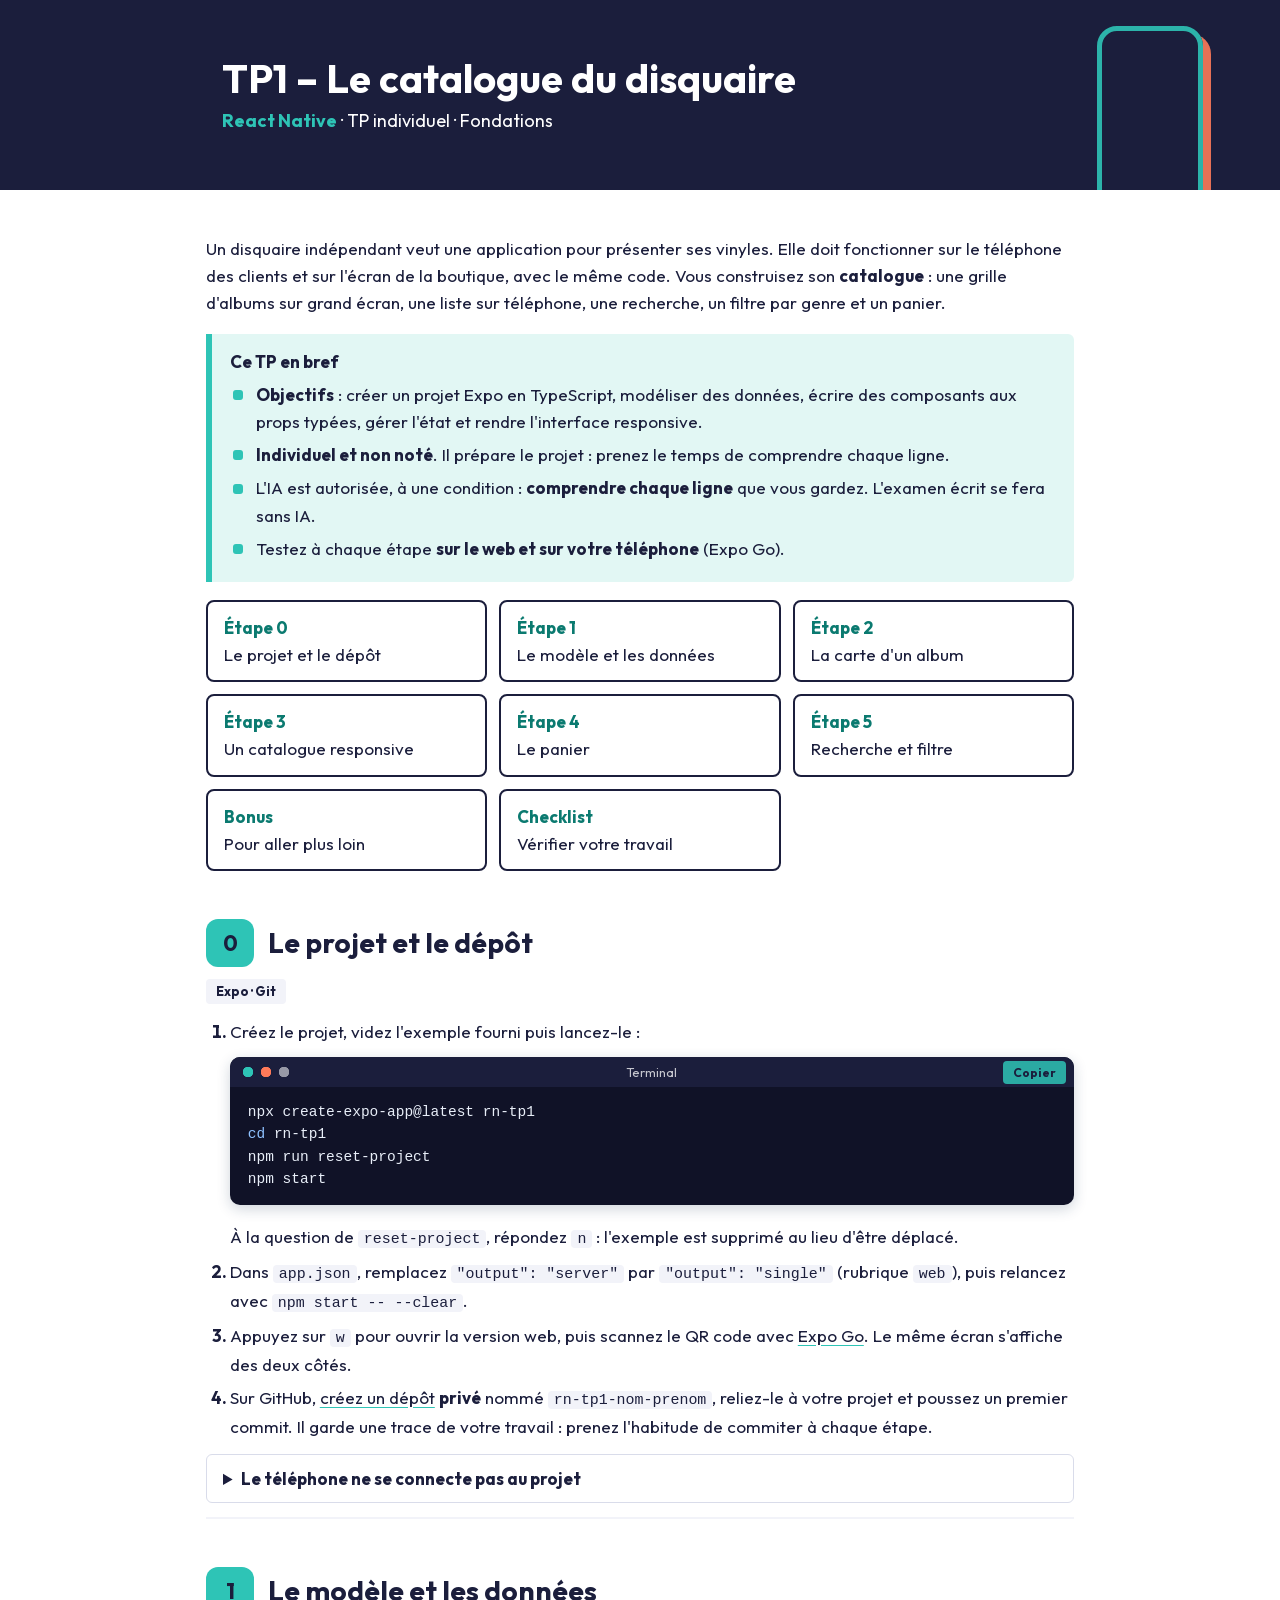
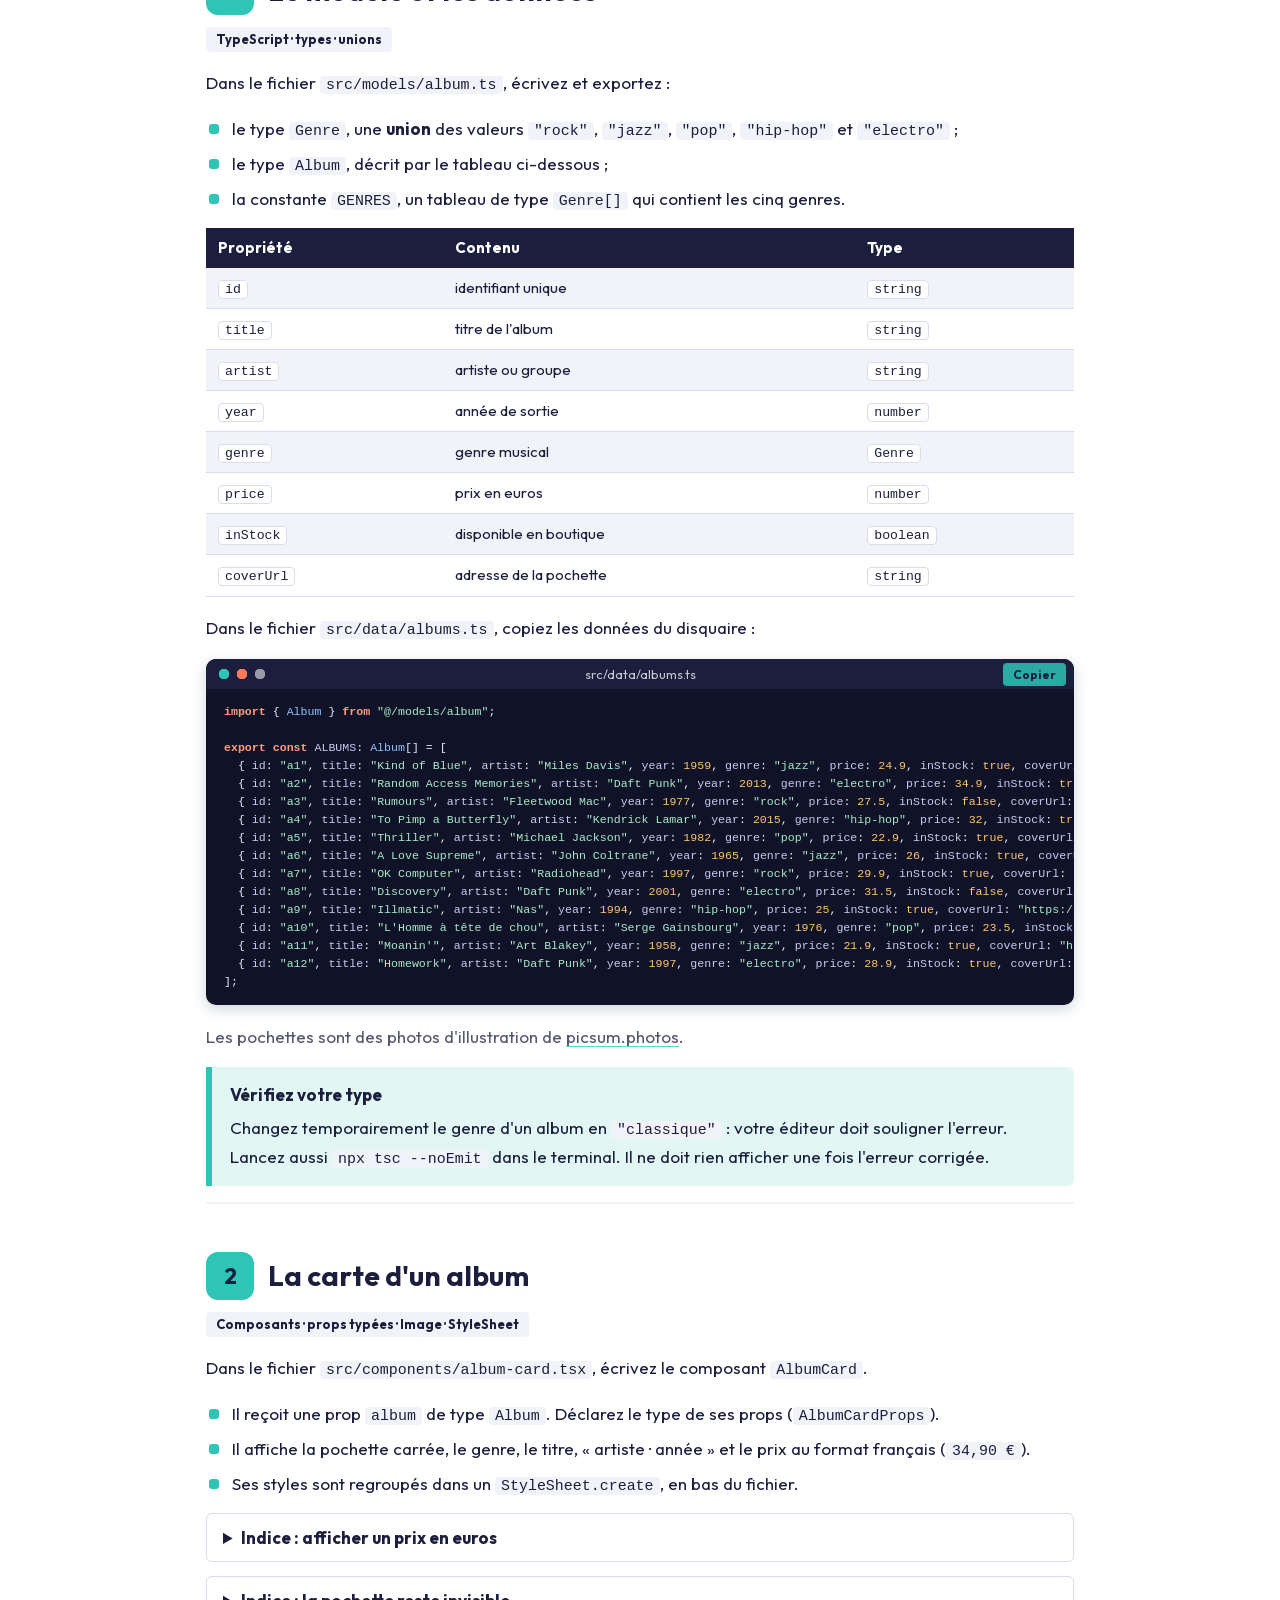
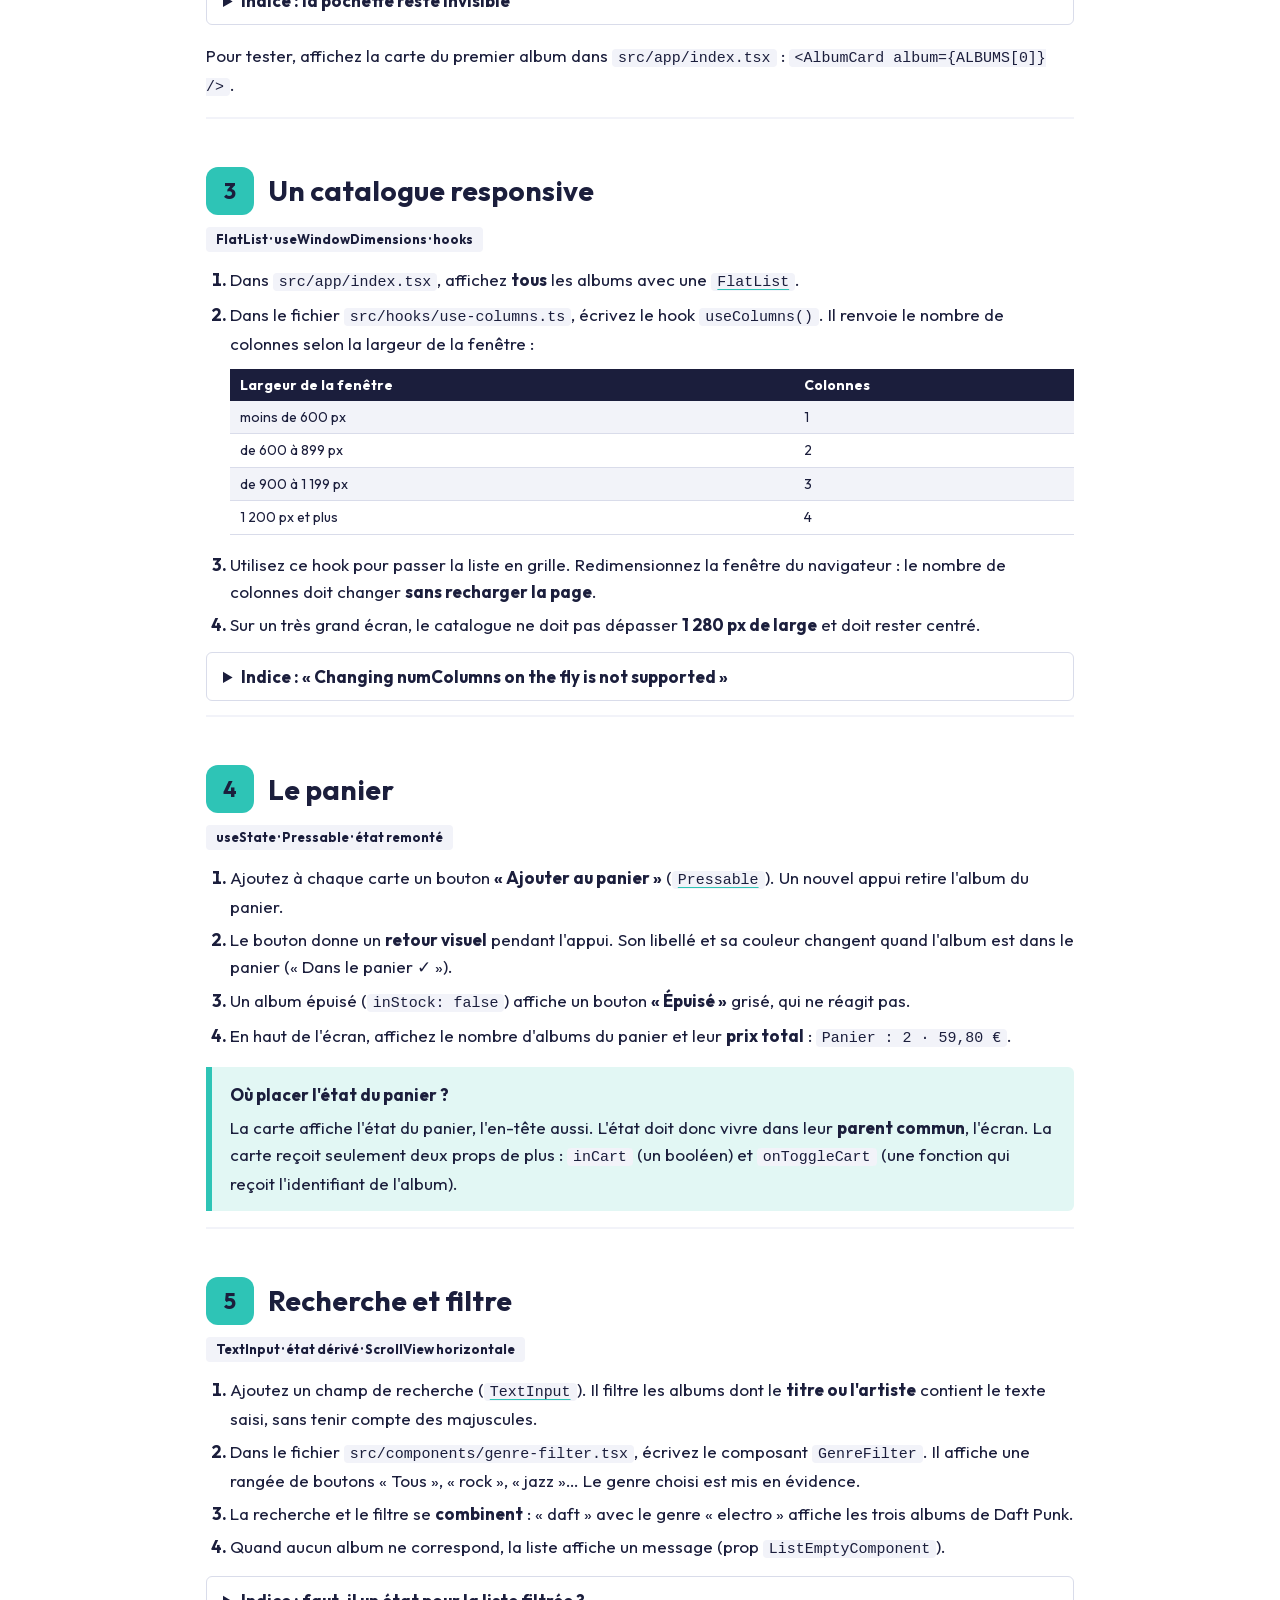
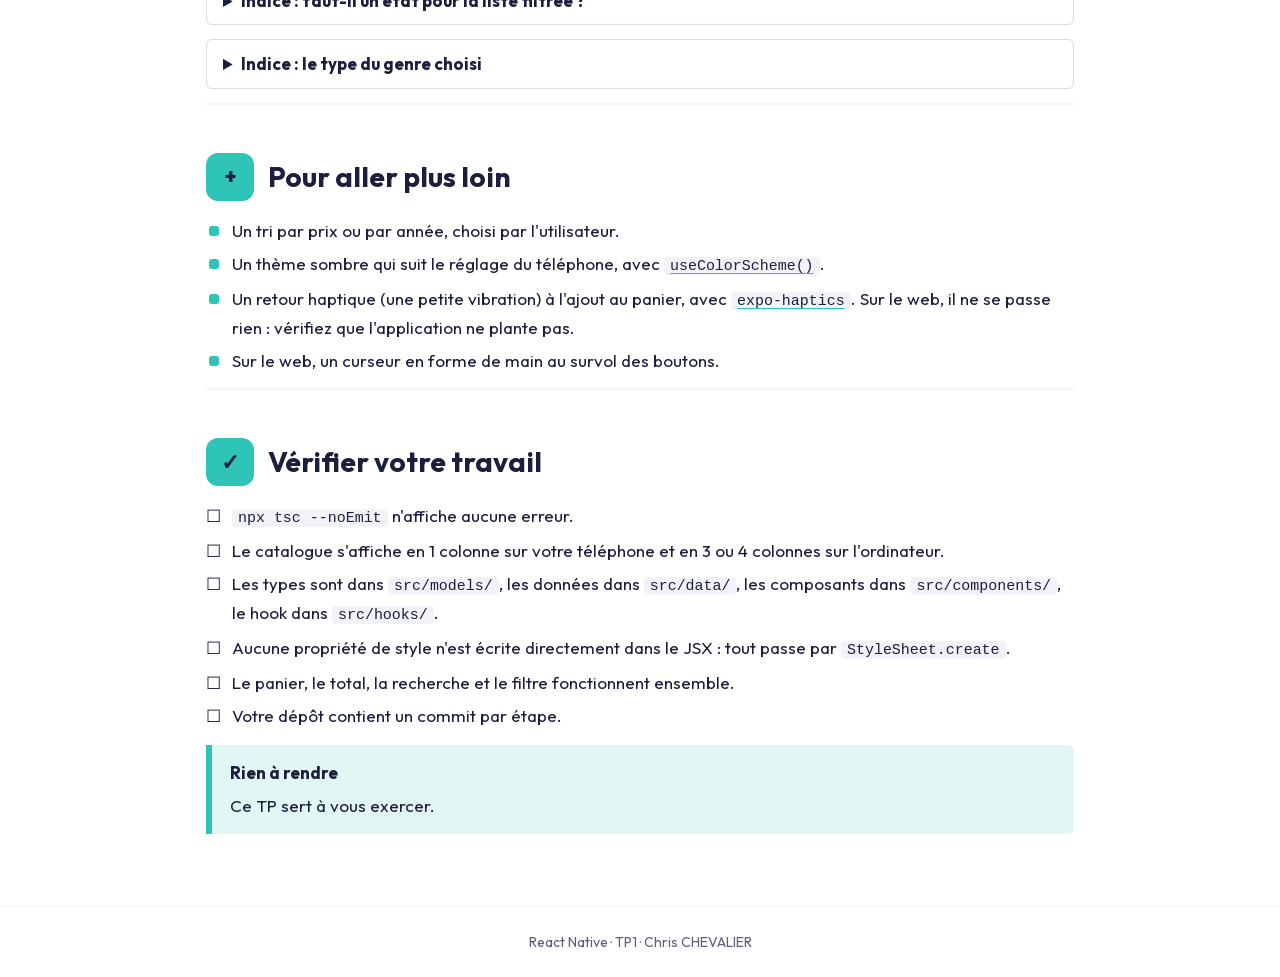
<file: tp/tp1.html>
<!doctype html>
<html lang="fr">
<head>
  <meta charset="utf-8">
  <meta name="viewport" content="width=device-width, initial-scale=1">
  <title>TP1 – Fondations – React Native</title>
  <link rel="stylesheet" href="../assets/css/enonce.css">
</head>
<body>

<header class="entete">
  <div class="titre">
    <h1>TP1 – Le catalogue du disquaire</h1>
    <p><span class="code-module">React Native</span> · TP individuel · Fondations</p>
  </div>
</header>

<main>

  <p>
    Un disquaire indépendant veut une application pour présenter ses vinyles. Elle doit fonctionner sur le téléphone des clients
    et sur l'écran de la boutique, avec le même code. Vous construisez son <strong>catalogue</strong> : une grille d'albums sur grand écran,
    une liste sur téléphone, une recherche, un filtre par genre et un panier.
  </p>

  <div class="encadre neutre">
    <span class="intitule">Ce TP en bref</span>
    <ul>
      <li><strong>Objectifs</strong> : créer un projet Expo en TypeScript, modéliser des données, écrire des composants aux props typées, gérer l'état et rendre l'interface responsive.</li>
      <li><strong>Individuel et non noté</strong>. Il prépare le projet : prenez le temps de comprendre chaque ligne.</li>
      <li>L'IA est autorisée, à une condition : <strong>comprendre chaque ligne</strong> que vous gardez. L'examen écrit se fera sans IA.</li>
      <li>Testez à chaque étape <strong>sur le web et sur votre téléphone</strong> (Expo Go).</li>
    </ul>
  </div>

  <nav class="sommaire">
    <a href="#etape-0"><span class="n">Étape 0</span><br>Le projet et le dépôt</a>
    <a href="#etape-1"><span class="n">Étape 1</span><br>Le modèle et les données</a>
    <a href="#etape-2"><span class="n">Étape 2</span><br>La carte d'un album</a>
    <a href="#etape-3"><span class="n">Étape 3</span><br>Un catalogue responsive</a>
    <a href="#etape-4"><span class="n">Étape 4</span><br>Le panier</a>
    <a href="#etape-5"><span class="n">Étape 5</span><br>Recherche et filtre</a>
    <a href="#bonus"><span class="n">Bonus</span><br>Pour aller plus loin</a>
    <a href="#validation"><span class="n">Checklist</span><br>Vérifier votre travail</a>
  </nav>

  <!-- ================================================================== -->
  <section class="defi" id="etape-0">
    <h2><span class="num">0</span> Le projet et le dépôt</h2>
    <div class="meta"><span class="etiquette clair">Expo · Git</span></div>

    <ol>
      <li>Créez le projet, videz l'exemple fourni puis lancez-le :
        <pre data-titre="Terminal"><code class="language-bash">
          npx create-expo-app@latest rn-tp1
          cd rn-tp1
          npm run reset-project
          npm start
        </code></pre>
        À la question de <code>reset-project</code>, répondez <code>n</code> : l'exemple est supprimé au lieu d'être déplacé.
      </li>
      <li>Dans <code>app.json</code>, remplacez <code>"output": "server"</code> par <code>"output": "single"</code> (rubrique <code>web</code>), puis relancez avec <code>npm start -- --clear</code>.</li>
      <li>Appuyez sur <code>w</code> pour ouvrir la version web, puis scannez le QR code avec <a href="https://expo.dev/go" target="_blank">Expo Go</a>. Le même écran s'affiche des deux côtés.</li>
      <li>Sur GitHub, <a href="https://github.com/new" target="_blank">créez un dépôt</a> <strong>privé</strong> nommé <code>rn-tp1-nom-prenom</code>, reliez-le à votre projet et poussez un premier commit. Il garde une trace de votre travail : prenez l'habitude de commiter à chaque étape.</li>
    </ol>

    <details>
      <summary>Le téléphone ne se connecte pas au projet</summary>
      <p>Le téléphone et l'ordinateur doivent être sur le même réseau. Si le Wi-Fi de l'école bloque la connexion, lancez <code>npm start -- --tunnel</code>.</p>
    </details>
  </section>

  <!-- ================================================================== -->
  <section class="defi" id="etape-1">
    <h2><span class="num">1</span> Le modèle et les données</h2>
    <div class="meta"><span class="etiquette clair">TypeScript · types · unions</span></div>

    <p>Dans le fichier <code>src/models/album.ts</code>, écrivez et exportez :</p>
    <ul>
      <li>le type <code>Genre</code>, une <strong>union</strong> des valeurs <code>"rock"</code>, <code>"jazz"</code>, <code>"pop"</code>, <code>"hip-hop"</code> et <code>"electro"</code> ;</li>
      <li>le type <code>Album</code>, décrit par le tableau ci-dessous ;</li>
      <li>la constante <code>GENRES</code>, un tableau de type <code>Genre[]</code> qui contient les cinq genres.</li>
    </ul>
    <table>
      <tr><th>Propriété</th><th>Contenu</th><th>Type</th></tr>
      <tr><td><code>id</code></td><td>identifiant unique</td><td><code>string</code></td></tr>
      <tr><td><code>title</code></td><td>titre de l'album</td><td><code>string</code></td></tr>
      <tr><td><code>artist</code></td><td>artiste ou groupe</td><td><code>string</code></td></tr>
      <tr><td><code>year</code></td><td>année de sortie</td><td><code>number</code></td></tr>
      <tr><td><code>genre</code></td><td>genre musical</td><td><code>Genre</code></td></tr>
      <tr><td><code>price</code></td><td>prix en euros</td><td><code>number</code></td></tr>
      <tr><td><code>inStock</code></td><td>disponible en boutique</td><td><code>boolean</code></td></tr>
      <tr><td><code>coverUrl</code></td><td>adresse de la pochette</td><td><code>string</code></td></tr>
    </table>

    <p>Dans le fichier <code>src/data/albums.ts</code>, copiez les données du disquaire :</p>
    <pre class="donnees" data-titre="src/data/albums.ts"><code class="language-typescript">
      import { Album } from "@/models/album";

      export const ALBUMS: Album[] = [
        { id: "a1", title: "Kind of Blue", artist: "Miles Davis", year: 1959, genre: "jazz", price: 24.9, inStock: true, coverUrl: "https://picsum.photos/id/100/400/400" },
        { id: "a2", title: "Random Access Memories", artist: "Daft Punk", year: 2013, genre: "electro", price: 34.9, inStock: true, coverUrl: "https://picsum.photos/id/101/400/400" },
        { id: "a3", title: "Rumours", artist: "Fleetwood Mac", year: 1977, genre: "rock", price: 27.5, inStock: false, coverUrl: "https://picsum.photos/id/102/400/400" },
        { id: "a4", title: "To Pimp a Butterfly", artist: "Kendrick Lamar", year: 2015, genre: "hip-hop", price: 32, inStock: true, coverUrl: "https://picsum.photos/id/103/400/400" },
        { id: "a5", title: "Thriller", artist: "Michael Jackson", year: 1982, genre: "pop", price: 22.9, inStock: true, coverUrl: "https://picsum.photos/id/104/400/400" },
        { id: "a6", title: "A Love Supreme", artist: "John Coltrane", year: 1965, genre: "jazz", price: 26, inStock: true, coverUrl: "https://picsum.photos/id/106/400/400" },
        { id: "a7", title: "OK Computer", artist: "Radiohead", year: 1997, genre: "rock", price: 29.9, inStock: true, coverUrl: "https://picsum.photos/id/107/400/400" },
        { id: "a8", title: "Discovery", artist: "Daft Punk", year: 2001, genre: "electro", price: 31.5, inStock: false, coverUrl: "https://picsum.photos/id/108/400/400" },
        { id: "a9", title: "Illmatic", artist: "Nas", year: 1994, genre: "hip-hop", price: 25, inStock: true, coverUrl: "https://picsum.photos/id/109/400/400" },
        { id: "a10", title: "L'Homme à tête de chou", artist: "Serge Gainsbourg", year: 1976, genre: "pop", price: 23.5, inStock: true, coverUrl: "https://picsum.photos/id/110/400/400" },
        { id: "a11", title: "Moanin'", artist: "Art Blakey", year: 1958, genre: "jazz", price: 21.9, inStock: true, coverUrl: "https://picsum.photos/id/111/400/400" },
        { id: "a12", title: "Homework", artist: "Daft Punk", year: 1997, genre: "electro", price: 28.9, inStock: true, coverUrl: "https://picsum.photos/id/112/400/400" },
      ];
    </code></pre>
    <p class="muet">Les pochettes sont des photos d'illustration de <a href="https://picsum.photos" target="_blank">picsum.photos</a>.</p>

    <div class="encadre">
      <span class="intitule">Vérifiez votre type</span>
      Changez temporairement le genre d'un album en <code>"classique"</code> : votre éditeur doit souligner l'erreur.
      Lancez aussi <code>npx tsc --noEmit</code> dans le terminal. Il ne doit rien afficher une fois l'erreur corrigée.
    </div>
  </section>

  <!-- ================================================================== -->
  <section class="defi" id="etape-2">
    <h2><span class="num">2</span> La carte d'un album</h2>
    <div class="meta"><span class="etiquette clair">Composants · props typées · Image · StyleSheet</span></div>

    <p>Dans le fichier <code>src/components/album-card.tsx</code>, écrivez le composant <code>AlbumCard</code>.</p>
    <ul>
      <li>Il reçoit une prop <code>album</code> de type <code>Album</code>. Déclarez le type de ses props (<code>AlbumCardProps</code>).</li>
      <li>Il affiche la pochette carrée, le genre, le titre, « artiste · année » et le prix au format français (<code>34,90 €</code>).</li>
      <li>Ses styles sont regroupés dans un <code>StyleSheet.create</code>, en bas du fichier.</li>
    </ul>

    <details>
      <summary>Indice : afficher un prix en euros</summary>
      <pre data-titre="Formatage d'un prix"><code class="language-typescript">
        new Intl.NumberFormat("fr-FR", { style: "currency", currency: "EUR" }).format(34.9); // "34,90 €"
      </code></pre>
    </details>
    <details>
      <summary>Indice : la pochette reste invisible</summary>
      <p>Une image distante n'a pas de taille par défaut. Donnez-lui une largeur et un rapport de proportions : <code>{ width: "100%", aspectRatio: 1 }</code>.</p>
    </details>

    <p>Pour tester, affichez la carte du premier album dans <code>src/app/index.tsx</code> : <code>&lt;AlbumCard album={ALBUMS[0]} /&gt;</code>.</p>
  </section>

  <!-- ================================================================== -->
  <section class="defi" id="etape-3">
    <h2><span class="num">3</span> Un catalogue responsive</h2>
    <div class="meta"><span class="etiquette clair">FlatList · useWindowDimensions · hooks</span></div>

    <ol>
      <li>Dans <code>src/app/index.tsx</code>, affichez <strong>tous</strong> les albums avec une <a href="https://reactnative.dev/docs/flatlist" target="_blank"><code>FlatList</code></a>.</li>
      <li>Dans le fichier <code>src/hooks/use-columns.ts</code>, écrivez le hook <code>useColumns()</code>. Il renvoie le nombre de colonnes selon la largeur de la fenêtre :
        <table class="compact">
          <tr><th>Largeur de la fenêtre</th><th>Colonnes</th></tr>
          <tr><td>moins de 600 px</td><td>1</td></tr>
          <tr><td>de 600 à 899 px</td><td>2</td></tr>
          <tr><td>de 900 à 1 199 px</td><td>3</td></tr>
          <tr><td>1 200 px et plus</td><td>4</td></tr>
        </table>
      </li>
      <li>Utilisez ce hook pour passer la liste en grille. Redimensionnez la fenêtre du navigateur : le nombre de colonnes doit changer <strong>sans recharger la page</strong>.</li>
      <li>Sur un très grand écran, le catalogue ne doit pas dépasser <strong>1 280 px de large</strong> et doit rester centré.</li>
    </ol>

    <details>
      <summary>Indice : « Changing numColumns on the fly is not supported »</summary>
      <p><code>FlatList</code> ne sait pas changer de nombre de colonnes après son premier affichage. Donnez-lui une prop <code>key</code> qui dépend du nombre de colonnes : elle sera recréée à chaque changement.</p>
    </details>
  </section>

  <!-- ================================================================== -->
  <section class="defi" id="etape-4">
    <h2><span class="num">4</span> Le panier</h2>
    <div class="meta"><span class="etiquette clair">useState · Pressable · état remonté</span></div>

    <ol>
      <li>Ajoutez à chaque carte un bouton <strong>« Ajouter au panier »</strong> (<a href="https://reactnative.dev/docs/pressable" target="_blank"><code>Pressable</code></a>). Un nouvel appui retire l'album du panier.</li>
      <li>Le bouton donne un <strong>retour visuel</strong> pendant l'appui. Son libellé et sa couleur changent quand l'album est dans le panier (« Dans le panier ✓ »).</li>
      <li>Un album épuisé (<code>inStock: false</code>) affiche un bouton <strong>« Épuisé »</strong> grisé, qui ne réagit pas.</li>
      <li>En haut de l'écran, affichez le nombre d'albums du panier et leur <strong>prix total</strong> : <code>Panier : 2 · 59,80 €</code>.</li>
    </ol>

    <div class="encadre">
      <span class="intitule">Où placer l'état du panier ?</span>
      La carte affiche l'état du panier, l'en-tête aussi. L'état doit donc vivre dans leur <strong>parent commun</strong>, l'écran.
      La carte reçoit seulement deux props de plus : <code>inCart</code> (un booléen) et <code>onToggleCart</code> (une fonction qui reçoit l'identifiant de l'album).
    </div>
  </section>

  <!-- ================================================================== -->
  <section class="defi" id="etape-5">
    <h2><span class="num">5</span> Recherche et filtre</h2>
    <div class="meta"><span class="etiquette clair">TextInput · état dérivé · ScrollView horizontale</span></div>

    <ol>
      <li>Ajoutez un champ de recherche (<a href="https://reactnative.dev/docs/textinput" target="_blank"><code>TextInput</code></a>). Il filtre les albums dont le <strong>titre ou l'artiste</strong> contient le texte saisi, sans tenir compte des majuscules.</li>
      <li>Dans le fichier <code>src/components/genre-filter.tsx</code>, écrivez le composant <code>GenreFilter</code>. Il affiche une rangée de boutons « Tous », « rock », « jazz »… Le genre choisi est mis en évidence.</li>
      <li>La recherche et le filtre se <strong>combinent</strong> : « daft » avec le genre « electro » affiche les trois albums de Daft Punk.</li>
      <li>Quand aucun album ne correspond, la liste affiche un message (prop <code>ListEmptyComponent</code>).</li>
    </ol>

    <details>
      <summary>Indice : faut-il un état pour la liste filtrée ?</summary>
      <p>Non. La liste affichée se <strong>calcule</strong> à chaque rendu à partir de <code>ALBUMS</code>, du texte recherché et du genre choisi. Seuls ces deux derniers sont des états.</p>
    </details>
    <details>
      <summary>Indice : le type du genre choisi</summary>
      <p>« Tous » correspond à l'absence de filtre : <code>useState&lt;Genre | null&gt;(null)</code>.</p>
    </details>
  </section>

  <!-- ================================================================== -->
  <section class="defi" id="bonus">
    <h2><span class="num">+</span> Pour aller plus loin</h2>
    <ul>
      <li>Un tri par prix ou par année, choisi par l'utilisateur.</li>
      <li>Un thème sombre qui suit le réglage du téléphone, avec <a href="https://reactnative.dev/docs/usecolorscheme" target="_blank"><code>useColorScheme()</code></a>.</li>
      <li>Un retour haptique (une petite vibration) à l'ajout au panier, avec <a href="https://docs.expo.dev/versions/latest/sdk/haptics/" target="_blank"><code>expo-haptics</code></a>. Sur le web, il ne se passe rien : vérifiez que l'application ne plante pas.</li>
      <li>Sur le web, un curseur en forme de main au survol des boutons.</li>
    </ul>
  </section>

  <!-- ================================================================== -->
  <section class="defi" id="validation">
    <h2><span class="num">✓</span> Vérifier votre travail</h2>
    <ul class="checklist">
      <li><code>npx tsc --noEmit</code> n'affiche aucune erreur.</li>
      <li>Le catalogue s'affiche en 1 colonne sur votre téléphone et en 3 ou 4 colonnes sur l'ordinateur.</li>
      <li>Les types sont dans <code>src/models/</code>, les données dans <code>src/data/</code>, les composants dans <code>src/components/</code>, le hook dans <code>src/hooks/</code>.</li>
      <li>Aucune propriété de style n'est écrite directement dans le JSX : tout passe par <code>StyleSheet.create</code>.</li>
      <li>Le panier, le total, la recherche et le filtre fonctionnent ensemble.</li>
      <li>Votre dépôt contient un commit par étape.</li>
    </ul>
    <div class="encadre neutre">
      <span class="intitule">Rien à rendre</span>
      Ce TP sert à vous exercer.
    </div>
  </section>

</main>

<footer class="pied">React Native · TP1 · Chris CHEVALIER</footer>

<script src="../assets/vendor/reveal/plugin/highlight/highlight.js"></script>
<script src="../assets/js/enonce.js"></script>
</body>
</html>
</file>
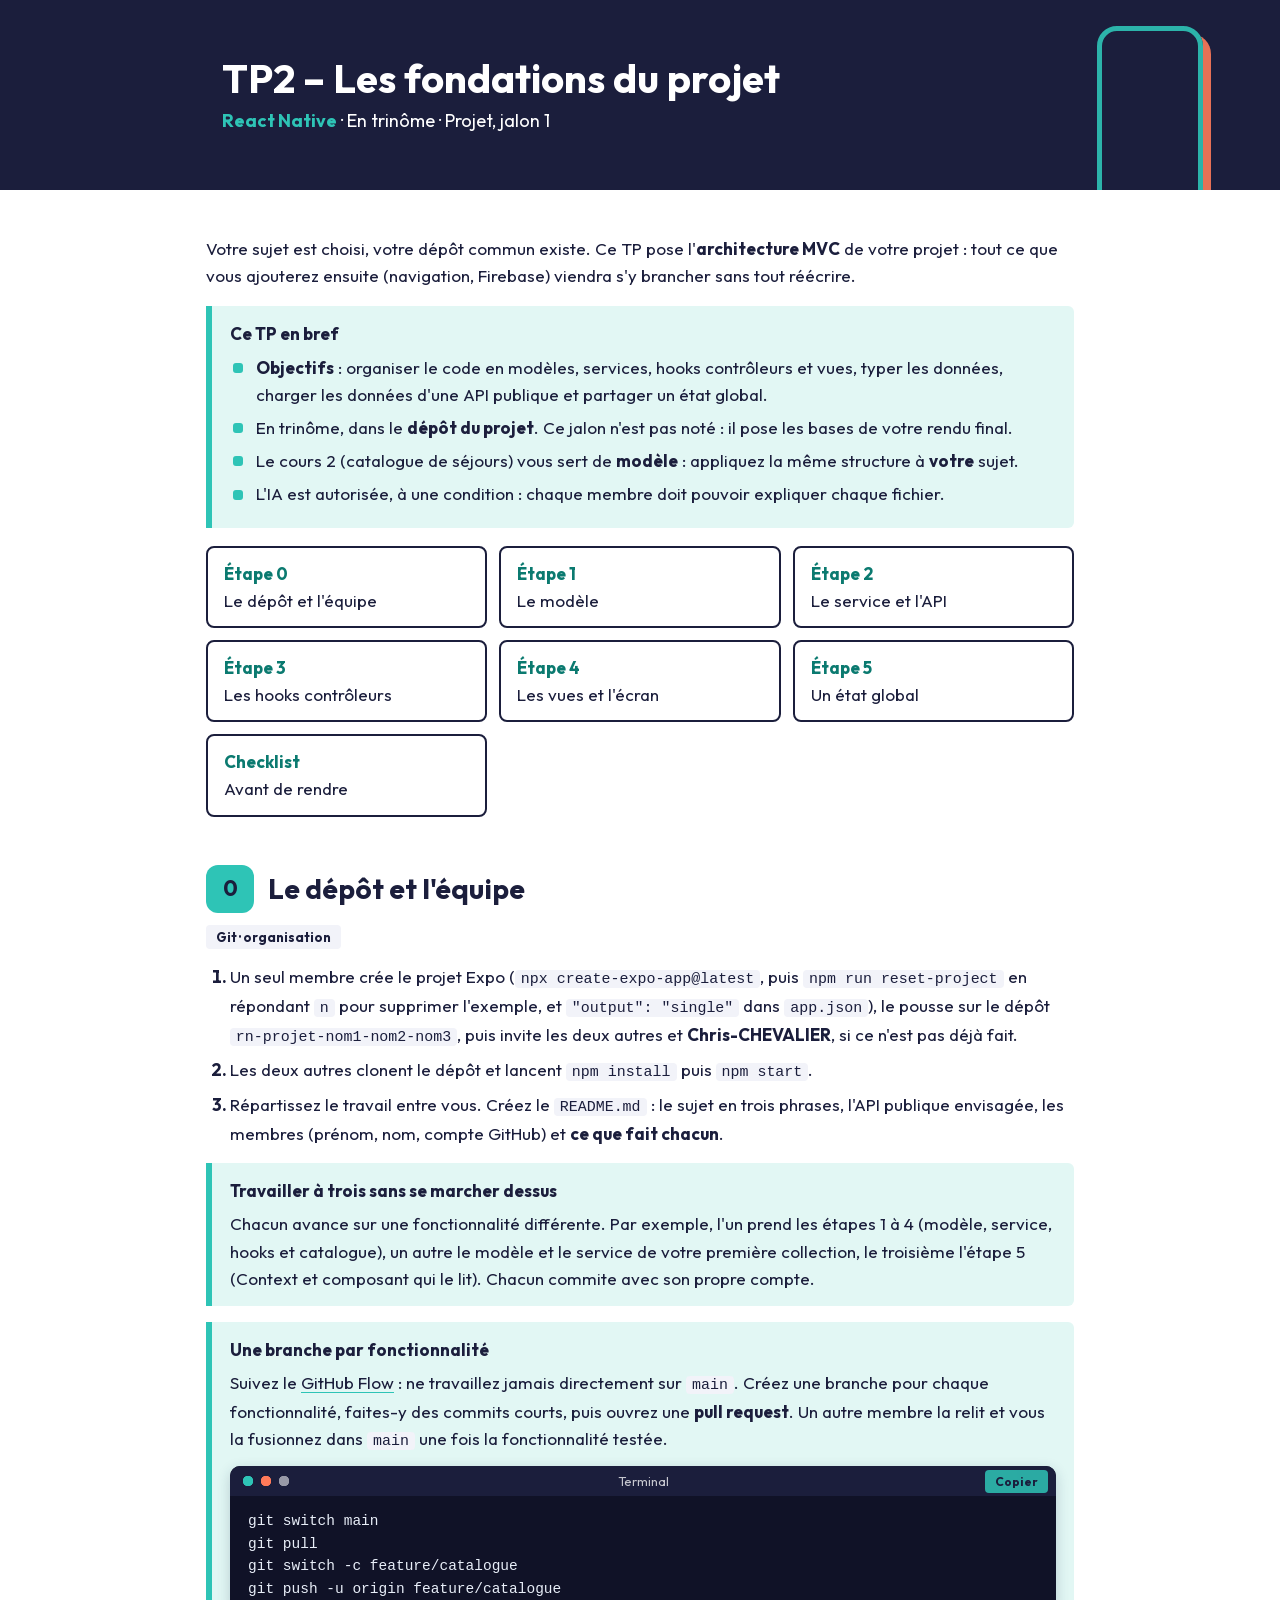
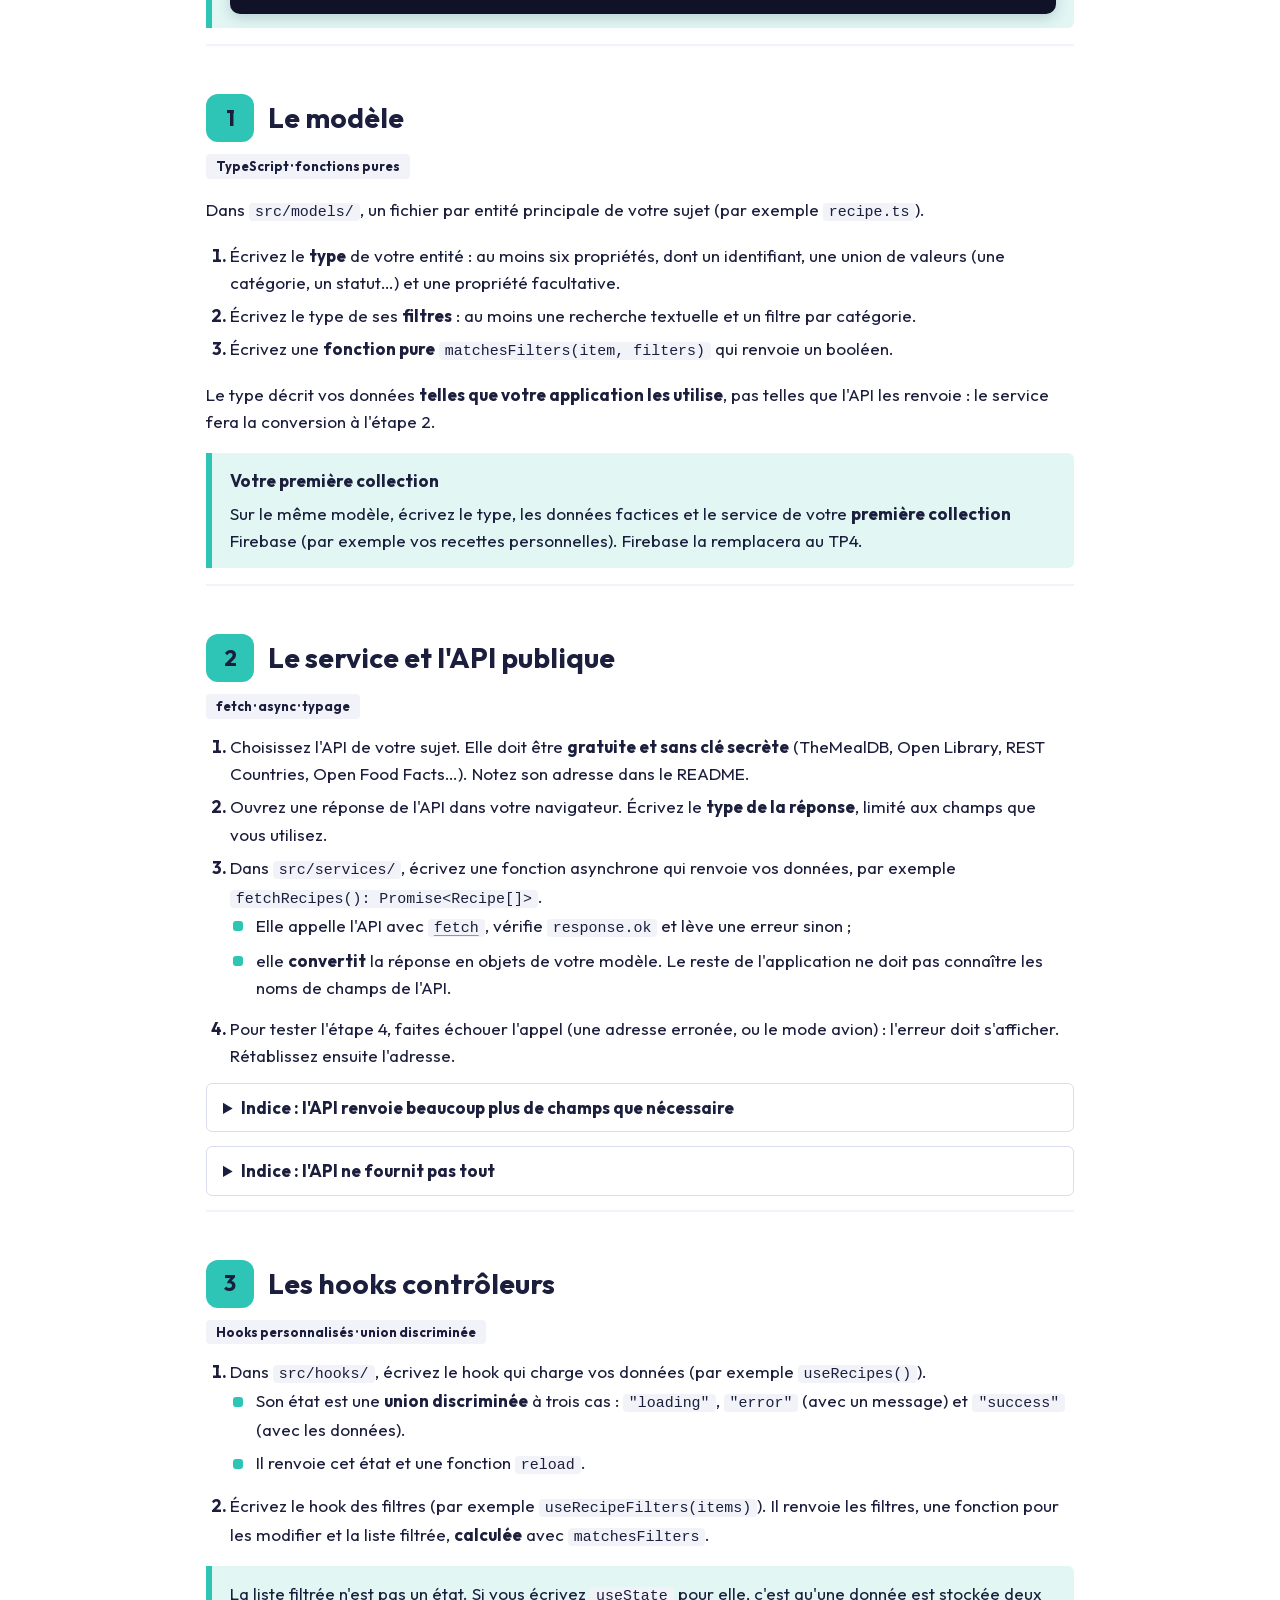
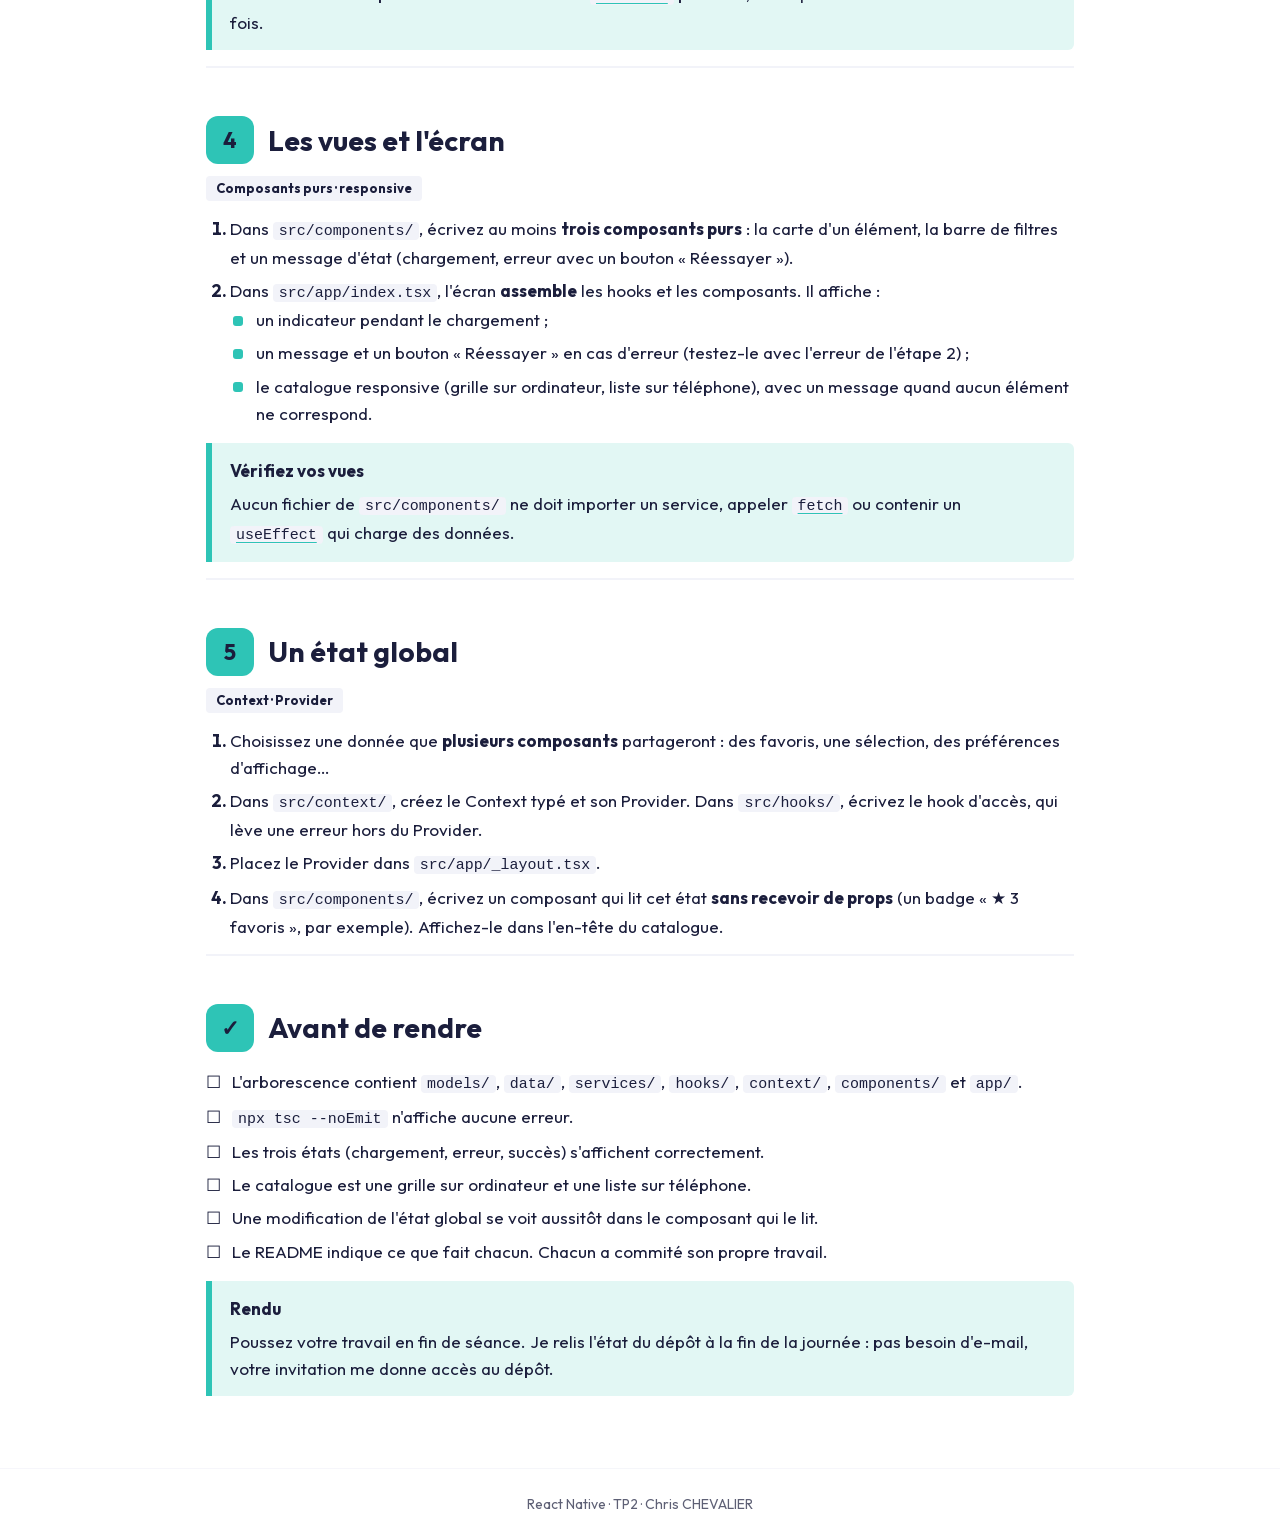
<file: tp/tp2.html>
<!doctype html>
<html lang="fr">
<head>
  <meta charset="utf-8">
  <meta name="viewport" content="width=device-width, initial-scale=1">
  <title>TP2 – Projet, jalon 1 – React Native</title>
  <link rel="stylesheet" href="../assets/css/enonce.css">
</head>
<body>

<header class="entete">
  <div class="titre">
    <h1>TP2 – Les fondations du projet</h1>
    <p><span class="code-module">React Native</span> · En trinôme · Projet, jalon 1</p>
  </div>
</header>

<main>

  <p>
    Votre sujet est choisi, votre dépôt commun existe. Ce TP pose l'<strong>architecture MVC</strong> de votre projet :
    tout ce que vous ajouterez ensuite (navigation, Firebase) viendra s'y brancher sans tout réécrire.
  </p>

  <div class="encadre neutre">
    <span class="intitule">Ce TP en bref</span>
    <ul>
      <li><strong>Objectifs</strong> : organiser le code en modèles, services, hooks contrôleurs et vues, typer les données, charger les données d'une API publique et partager un état global.</li>
      <li>En trinôme, dans le <strong>dépôt du projet</strong>. Ce jalon n'est pas noté : il pose les bases de votre rendu final.</li>
      <li>Le cours 2 (catalogue de séjours) vous sert de <strong>modèle</strong> : appliquez la même structure à <strong>votre</strong> sujet.</li>
      <li>L'IA est autorisée, à une condition : chaque membre doit pouvoir expliquer chaque fichier.</li>
    </ul>
  </div>

  <nav class="sommaire">
    <a href="#etape-0"><span class="n">Étape 0</span><br>Le dépôt et l'équipe</a>
    <a href="#etape-1"><span class="n">Étape 1</span><br>Le modèle</a>
    <a href="#etape-2"><span class="n">Étape 2</span><br>Le service et l'API</a>
    <a href="#etape-3"><span class="n">Étape 3</span><br>Les hooks contrôleurs</a>
    <a href="#etape-4"><span class="n">Étape 4</span><br>Les vues et l'écran</a>
    <a href="#etape-5"><span class="n">Étape 5</span><br>Un état global</a>
    <a href="#validation"><span class="n">Checklist</span><br>Avant de rendre</a>
  </nav>

  <!-- ================================================================== -->
  <section class="defi" id="etape-0">
    <h2><span class="num">0</span> Le dépôt et l'équipe</h2>
    <div class="meta"><span class="etiquette clair">Git · organisation</span></div>
    <ol>
      <li>Un seul membre crée le projet Expo (<code>npx create-expo-app@latest</code>, puis <code>npm run reset-project</code> en répondant <code>n</code> pour supprimer l'exemple, et <code>"output": "single"</code> dans <code>app.json</code>), le pousse sur le dépôt <code>rn-projet-nom1-nom2-nom3</code>, puis invite les deux autres et <strong>Chris-CHEVALIER</strong>, si ce n'est pas déjà fait.</li>
      <li>Les deux autres clonent le dépôt et lancent <code>npm install</code> puis <code>npm start</code>.</li>
      <li>Répartissez le travail entre vous. Créez le <code>README.md</code> : le sujet en trois phrases, l'API publique envisagée, les membres (prénom, nom, compte GitHub) et <strong>ce que fait chacun</strong>.</li>
    </ol>
    <div class="encadre">
      <span class="intitule">Travailler à trois sans se marcher dessus</span>
      Chacun avance sur une fonctionnalité différente. Par exemple, l'un prend les étapes 1 à 4 (modèle, service, hooks et catalogue), un autre le modèle et le service de votre première collection, le troisième l'étape 5 (Context et composant qui le lit).
      Chacun commite avec son propre compte.
    </div>
    <div class="encadre neutre">
      <span class="intitule">Une branche par fonctionnalité</span>
      Suivez le <a href="https://docs.github.com/fr/get-started/using-github/github-flow" target="_blank">GitHub Flow</a> : ne travaillez jamais directement sur <code>main</code>.
      Créez une branche pour chaque fonctionnalité, faites-y des commits courts, puis ouvrez une <strong>pull request</strong>. Un autre membre la relit et vous la fusionnez dans <code>main</code> une fois la fonctionnalité testée.
      <pre data-titre="Terminal"><code class="language-bash">
        git switch main
        git pull
        git switch -c feature/catalogue
        git push -u origin feature/catalogue
      </code></pre>
    </div>
  </section>

  <!-- ================================================================== -->
  <section class="defi" id="etape-1">
    <h2><span class="num">1</span> Le modèle</h2>
    <div class="meta"><span class="etiquette clair">TypeScript · fonctions pures</span></div>
    <p>Dans <code>src/models/</code>, un fichier par entité principale de votre sujet (par exemple <code>recipe.ts</code>).</p>
    <ol>
      <li>Écrivez le <strong>type</strong> de votre entité : au moins six propriétés, dont un identifiant, une union de valeurs (une catégorie, un statut…) et une propriété facultative.</li>
      <li>Écrivez le type de ses <strong>filtres</strong> : au moins une recherche textuelle et un filtre par catégorie.</li>
      <li>Écrivez une <strong>fonction pure</strong> <code>matchesFilters(item, filters)</code> qui renvoie un booléen.</li>
    </ol>
    <p>Le type décrit vos données <strong>telles que votre application les utilise</strong>, pas telles que l'API les renvoie : le service fera la conversion à l'étape 2.</p>
    <div class="encadre neutre">
      <span class="intitule">Votre première collection</span>
      Sur le même modèle, écrivez le type, les données factices et le service de votre <strong>première collection</strong> Firebase (par exemple vos recettes personnelles). Firebase la remplacera au TP4.
    </div>
  </section>

  <!-- ================================================================== -->
  <section class="defi" id="etape-2">
    <h2><span class="num">2</span> Le service et l'API publique</h2>
    <div class="meta"><span class="etiquette clair">fetch · async · typage</span></div>
    <ol>
      <li>Choisissez l'API de votre sujet. Elle doit être <strong>gratuite et sans clé secrète</strong> (TheMealDB, Open Library, REST Countries, Open Food Facts…). Notez son adresse dans le README.</li>
      <li>Ouvrez une réponse de l'API dans votre navigateur. Écrivez le <strong>type de la réponse</strong>, limité aux champs que vous utilisez.</li>
      <li>Dans <code>src/services/</code>, écrivez une fonction asynchrone qui renvoie vos données, par exemple <code>fetchRecipes(): Promise&lt;Recipe[]&gt;</code>.
        <ul>
          <li>Elle appelle l'API avec <a href="https://developer.mozilla.org/fr/docs/Web/API/Window/fetch" target="_blank"><code>fetch</code></a>, vérifie <code>response.ok</code> et lève une erreur sinon ;</li>
          <li>elle <strong>convertit</strong> la réponse en objets de votre modèle. Le reste de l'application ne doit pas connaître les noms de champs de l'API.</li>
        </ul>
      </li>
      <li>Pour tester l'étape 4, faites échouer l'appel (une adresse erronée, ou le mode avion) : l'erreur doit s'afficher. Rétablissez ensuite l'adresse.</li>
    </ol>
    <details>
      <summary>Indice : l'API renvoie beaucoup plus de champs que nécessaire</summary>
      <p>C'est normal. Ne typez que ce que vous utilisez, puis construisez vos objets du modèle avec les bons noms. Un champ facultatif de l'API devient une propriété facultative (<code>?</code>) de votre type.</p>
    </details>
    <details>
      <summary>Indice : l'API ne fournit pas tout</summary>
      <p>Si votre API ne fournit pas une donnée dont vous avez besoin (vos catégories, par exemple), gardez-la dans <code>src/data/</code>. Ce sont vos CRUD Firebase du TP4 qui compléteront le reste.</p>
    </details>
  </section>

  <!-- ================================================================== -->
  <section class="defi" id="etape-3">
    <h2><span class="num">3</span> Les hooks contrôleurs</h2>
    <div class="meta"><span class="etiquette clair">Hooks personnalisés · union discriminée</span></div>
    <ol>
      <li>Dans <code>src/hooks/</code>, écrivez le hook qui charge vos données (par exemple <code>useRecipes()</code>).
        <ul>
          <li>Son état est une <strong>union discriminée</strong> à trois cas : <code>"loading"</code>, <code>"error"</code> (avec un message) et <code>"success"</code> (avec les données).</li>
          <li>Il renvoie cet état et une fonction <code>reload</code>.</li>
        </ul>
      </li>
      <li>Écrivez le hook des filtres (par exemple <code>useRecipeFilters(items)</code>). Il renvoie les filtres, une fonction pour les modifier et la liste filtrée, <strong>calculée</strong> avec <code>matchesFilters</code>.</li>
    </ol>
    <div class="encadre">
      La liste filtrée n'est pas un état. Si vous écrivez <a href="https://react.dev/reference/react/useState" target="_blank"><code>useState</code></a> pour elle, c'est qu'une donnée est stockée deux fois.
    </div>
  </section>

  <!-- ================================================================== -->
  <section class="defi" id="etape-4">
    <h2><span class="num">4</span> Les vues et l'écran</h2>
    <div class="meta"><span class="etiquette clair">Composants purs · responsive</span></div>
    <ol>
      <li>Dans <code>src/components/</code>, écrivez au moins <strong>trois composants purs</strong> : la carte d'un élément, la barre de filtres et un message d'état (chargement, erreur avec un bouton « Réessayer »).</li>
      <li>Dans <code>src/app/index.tsx</code>, l'écran <strong>assemble</strong> les hooks et les composants. Il affiche :
        <ul>
          <li>un indicateur pendant le chargement ;</li>
          <li>un message et un bouton « Réessayer » en cas d'erreur (testez-le avec l'erreur de l'étape 2) ;</li>
          <li>le catalogue responsive (grille sur ordinateur, liste sur téléphone), avec un message quand aucun élément ne correspond.</li>
        </ul>
      </li>
    </ol>
    <div class="encadre">
      <span class="intitule">Vérifiez vos vues</span>
      Aucun fichier de <code>src/components/</code> ne doit importer un service, appeler <a href="https://developer.mozilla.org/fr/docs/Web/API/Window/fetch" target="_blank"><code>fetch</code></a> ou contenir un <a href="https://react.dev/reference/react/useEffect" target="_blank"><code>useEffect</code></a> qui charge des données.
    </div>
  </section>

  <!-- ================================================================== -->
  <section class="defi" id="etape-5">
    <h2><span class="num">5</span> Un état global</h2>
    <div class="meta"><span class="etiquette clair">Context · Provider</span></div>
    <ol>
      <li>Choisissez une donnée que <strong>plusieurs composants</strong> partageront : des favoris, une sélection, des préférences d'affichage…</li>
      <li>Dans <code>src/context/</code>, créez le Context typé et son Provider. Dans <code>src/hooks/</code>, écrivez le hook d'accès, qui lève une erreur hors du Provider.</li>
      <li>Placez le Provider dans <code>src/app/_layout.tsx</code>.</li>
      <li>Dans <code>src/components/</code>, écrivez un composant qui lit cet état <strong>sans recevoir de props</strong> (un badge « ★ 3 favoris », par exemple). Affichez-le dans l'en-tête du catalogue.</li>
    </ol>
  </section>

  <!-- ================================================================== -->
  <section class="defi" id="validation">
    <h2><span class="num">✓</span> Avant de rendre</h2>
    <ul class="checklist">
      <li>L'arborescence contient <code>models/</code>, <code>data/</code>, <code>services/</code>, <code>hooks/</code>, <code>context/</code>, <code>components/</code> et <code>app/</code>.</li>
      <li><code>npx tsc --noEmit</code> n'affiche aucune erreur.</li>
      <li>Les trois états (chargement, erreur, succès) s'affichent correctement.</li>
      <li>Le catalogue est une grille sur ordinateur et une liste sur téléphone.</li>
      <li>Une modification de l'état global se voit aussitôt dans le composant qui le lit.</li>
      <li>Le README indique ce que fait chacun. Chacun a commité son propre travail.</li>
    </ul>
    <div class="encadre neutre">
      <span class="intitule">Rendu</span>
      Poussez votre travail en fin de séance. Je relis l'état du dépôt à la fin de la journée : pas besoin d'e-mail, votre invitation me donne accès au dépôt.
    </div>
  </section>

</main>

<footer class="pied">React Native · TP2 · Chris CHEVALIER</footer>

<script src="../assets/vendor/reveal/plugin/highlight/highlight.js"></script>
<script src="../assets/js/enonce.js"></script>
</body>
</html>
</file>
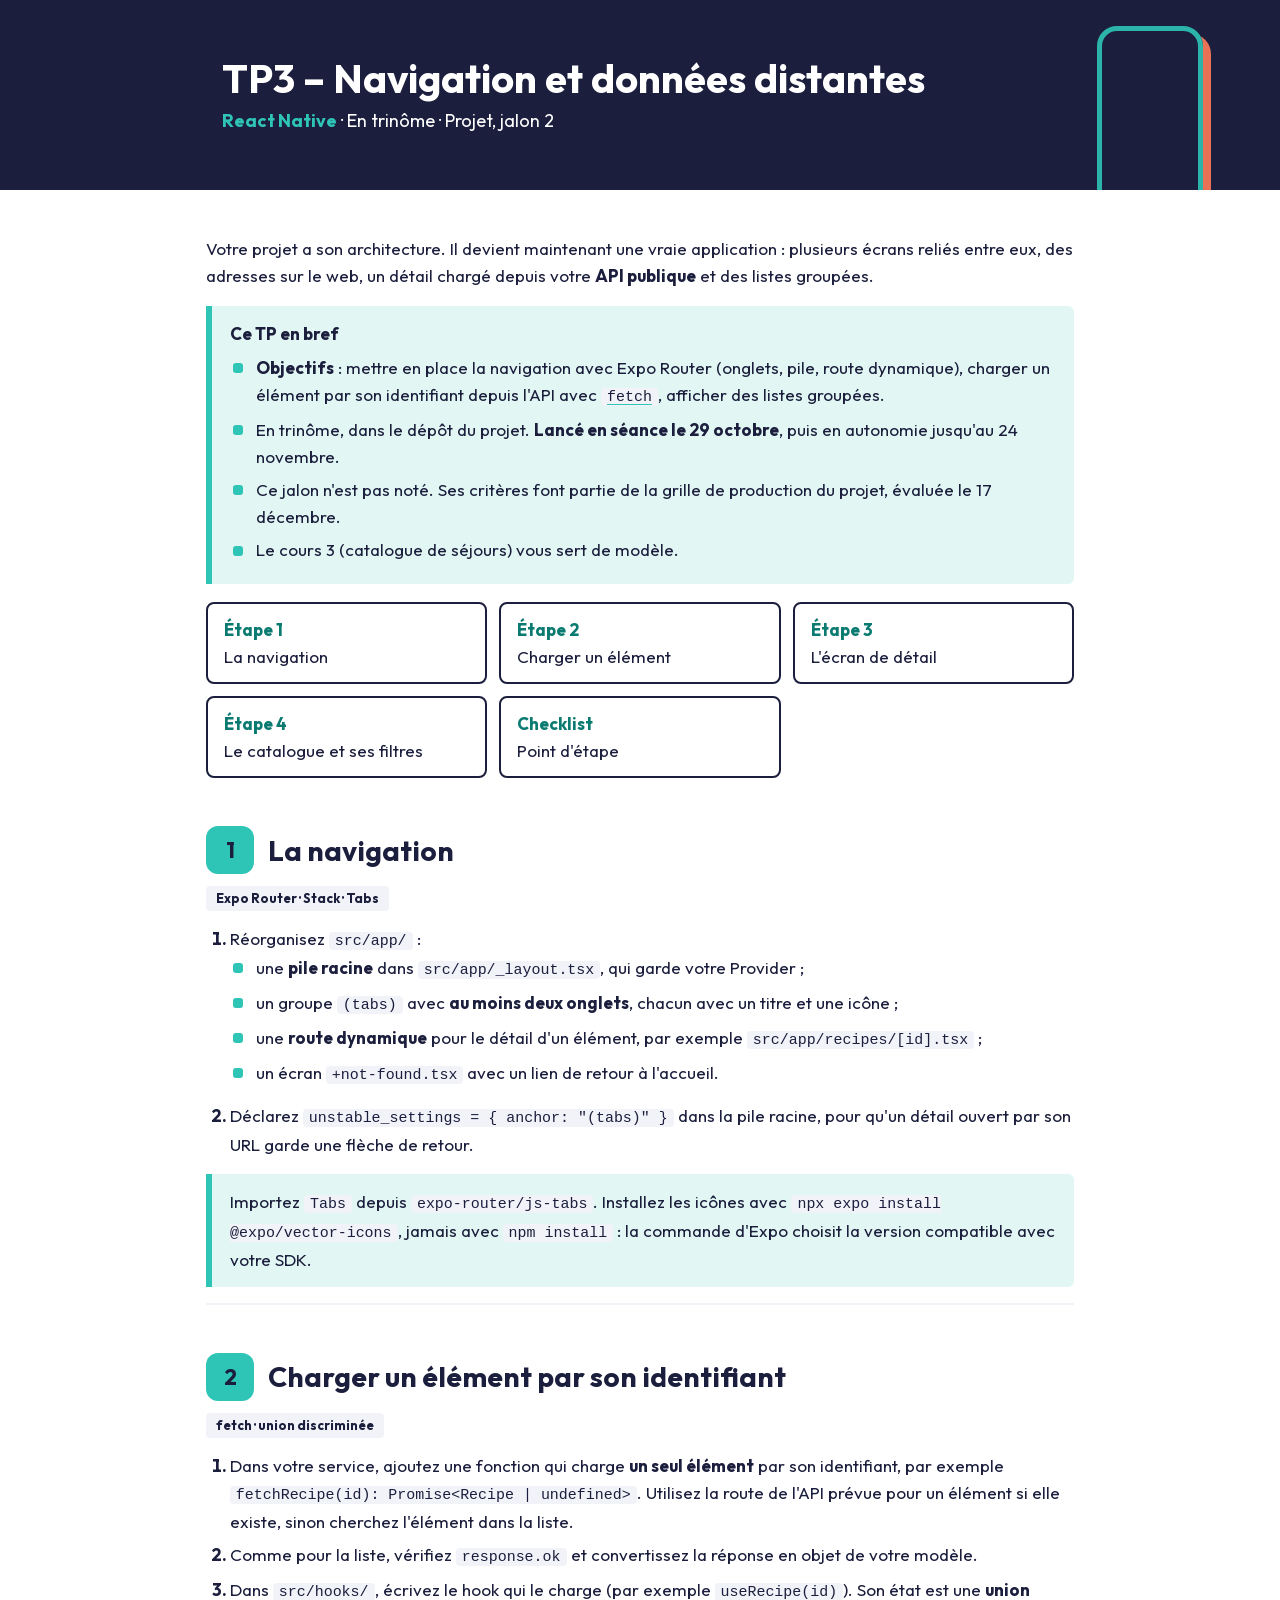
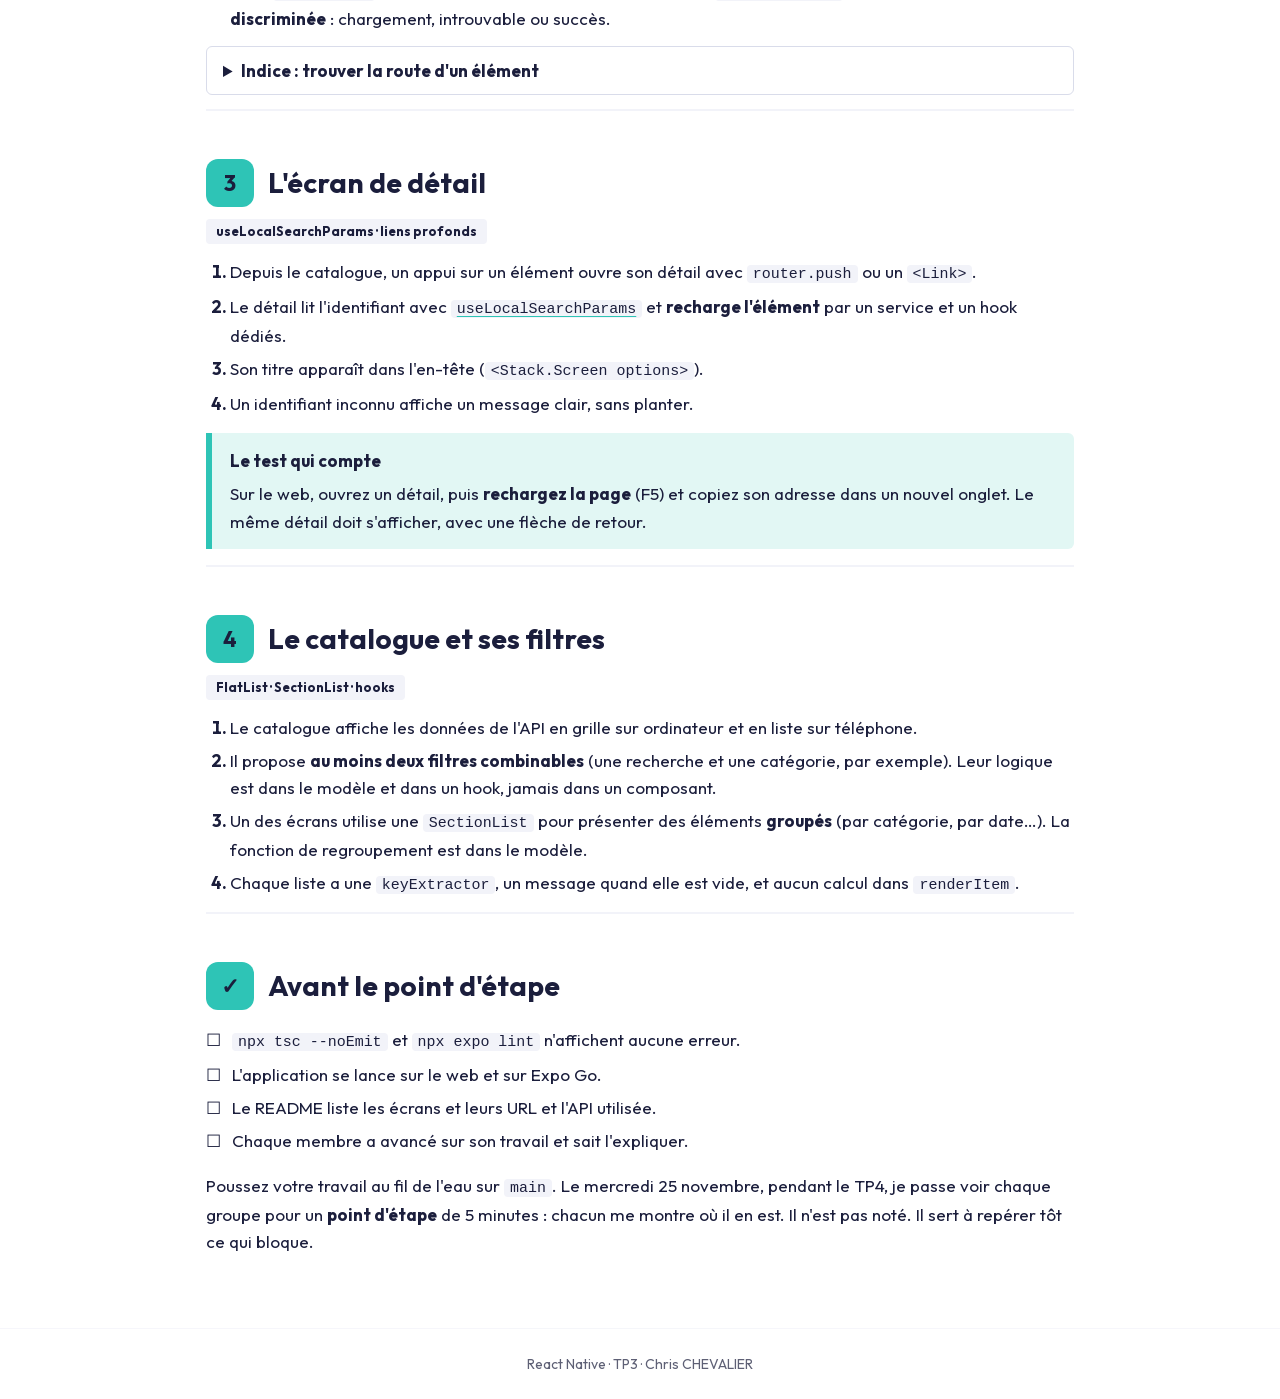
<file: tp/tp3.html>
<!doctype html>
<html lang="fr">
<head>
  <meta charset="utf-8">
  <meta name="viewport" content="width=device-width, initial-scale=1">
  <title>TP3 – Projet, jalon 2 – React Native</title>
  <link rel="stylesheet" href="../assets/css/enonce.css">
</head>
<body>

<header class="entete">
  <div class="titre">
    <h1>TP3 – Navigation et données distantes</h1>
    <p><span class="code-module">React Native</span> · En trinôme · Projet, jalon 2</p>
  </div>
</header>

<main>

  <p>
    Votre projet a son architecture. Il devient maintenant une vraie application : plusieurs écrans reliés entre eux,
    des adresses sur le web, un détail chargé depuis votre <strong>API publique</strong> et des listes groupées.
  </p>

  <div class="encadre neutre">
    <span class="intitule">Ce TP en bref</span>
    <ul>
      <li><strong>Objectifs</strong> : mettre en place la navigation avec Expo Router (onglets, pile, route dynamique), charger un élément par son identifiant depuis l'API avec <a href="https://developer.mozilla.org/fr/docs/Web/API/Window/fetch" target="_blank"><code>fetch</code></a>, afficher des listes groupées.</li>
      <li>En trinôme, dans le dépôt du projet. <strong>Lancé en séance le 29 octobre</strong>, puis en autonomie jusqu'au 24 novembre.</li>
      <li>Ce jalon n'est pas noté. Ses critères font partie de la grille de production du projet, évaluée le 17 décembre.</li>
      <li>Le cours 3 (catalogue de séjours) vous sert de modèle.</li>
    </ul>
  </div>

  <nav class="sommaire">
    <a href="#etape-1"><span class="n">Étape 1</span><br>La navigation</a>
    <a href="#etape-2"><span class="n">Étape 2</span><br>Charger un élément</a>
    <a href="#etape-3"><span class="n">Étape 3</span><br>L'écran de détail</a>
    <a href="#etape-4"><span class="n">Étape 4</span><br>Le catalogue et ses filtres</a>
    <a href="#rendu"><span class="n">Checklist</span><br>Point d'étape</a>
  </nav>

  <!-- ================================================================== -->
  <section class="defi" id="etape-1">
    <h2><span class="num">1</span> La navigation</h2>
    <div class="meta"><span class="etiquette clair">Expo Router · Stack · Tabs</span></div>
    <ol>
      <li>Réorganisez <code>src/app/</code> :
        <ul>
          <li>une <strong>pile racine</strong> dans <code>src/app/_layout.tsx</code>, qui garde votre Provider ;</li>
          <li>un groupe <code>(tabs)</code> avec <strong>au moins deux onglets</strong>, chacun avec un titre et une icône ;</li>
          <li>une <strong>route dynamique</strong> pour le détail d'un élément, par exemple <code>src/app/recipes/[id].tsx</code> ;</li>
          <li>un écran <code>+not-found.tsx</code> avec un lien de retour à l'accueil.</li>
        </ul>
      </li>
      <li>Déclarez <code>unstable_settings = { anchor: "(tabs)" }</code> dans la pile racine, pour qu'un détail ouvert par son URL garde une flèche de retour.</li>
    </ol>
    <div class="encadre">
      Importez <code>Tabs</code> depuis <code>expo-router/js-tabs</code>. Installez les icônes avec <code>npx expo install @expo/vector-icons</code>, jamais avec <code>npm install</code> : la commande d'Expo choisit la version compatible avec votre SDK.
    </div>
  </section>

  <!-- ================================================================== -->
  <section class="defi" id="etape-2">
    <h2><span class="num">2</span> Charger un élément par son identifiant</h2>
    <div class="meta"><span class="etiquette clair">fetch · union discriminée</span></div>
    <ol>
      <li>Dans votre service, ajoutez une fonction qui charge <strong>un seul élément</strong> par son identifiant, par exemple <code>fetchRecipe(id): Promise&lt;Recipe | undefined&gt;</code>.
        Utilisez la route de l'API prévue pour un élément si elle existe, sinon cherchez l'élément dans la liste.</li>
      <li>Comme pour la liste, vérifiez <code>response.ok</code> et convertissez la réponse en objet de votre modèle.</li>
      <li>Dans <code>src/hooks/</code>, écrivez le hook qui le charge (par exemple <code>useRecipe(id)</code>). Son état est une <strong>union discriminée</strong> : chargement, introuvable ou succès.</li>
    </ol>
    <details>
      <summary>Indice : trouver la route d'un élément</summary>
      <p>Cherchez dans la documentation de votre API un mot comme <em>lookup</em>, <em>details</em> ou <em>by id</em>. TheMealDB, par exemple, renvoie une recette avec <code>lookup.php?i=</code> suivi de son identifiant.</p>
    </details>
  </section>

  <!-- ================================================================== -->
  <section class="defi" id="etape-3">
    <h2><span class="num">3</span> L'écran de détail</h2>
    <div class="meta"><span class="etiquette clair">useLocalSearchParams · liens profonds</span></div>
    <ol>
      <li>Depuis le catalogue, un appui sur un élément ouvre son détail avec <code>router.push</code> ou un <code>&lt;Link&gt;</code>.</li>
      <li>Le détail lit l'identifiant avec <a href="https://docs.expo.dev/router/reference/hooks/#uselocalsearchparams" target="_blank"><code>useLocalSearchParams</code></a> et <strong>recharge l'élément</strong> par un service et un hook dédiés.</li>
      <li>Son titre apparaît dans l'en-tête (<code>&lt;Stack.Screen options&gt;</code>).</li>
      <li>Un identifiant inconnu affiche un message clair, sans planter.</li>
    </ol>
    <div class="encadre">
      <span class="intitule">Le test qui compte</span>
      Sur le web, ouvrez un détail, puis <strong>rechargez la page</strong> (F5) et copiez son adresse dans un nouvel onglet. Le même détail doit s'afficher, avec une flèche de retour.
    </div>
  </section>

  <!-- ================================================================== -->
  <section class="defi" id="etape-4">
    <h2><span class="num">4</span> Le catalogue et ses filtres</h2>
    <div class="meta"><span class="etiquette clair">FlatList · SectionList · hooks</span></div>
    <ol>
      <li>Le catalogue affiche les données de l'API en grille sur ordinateur et en liste sur téléphone.</li>
      <li>Il propose <strong>au moins deux filtres combinables</strong> (une recherche et une catégorie, par exemple). Leur logique est dans le modèle et dans un hook, jamais dans un composant.</li>
      <li>Un des écrans utilise une <code>SectionList</code> pour présenter des éléments <strong>groupés</strong> (par catégorie, par date…). La fonction de regroupement est dans le modèle.</li>
      <li>Chaque liste a une <code>keyExtractor</code>, un message quand elle est vide, et aucun calcul dans <code>renderItem</code>.</li>
    </ol>
  </section>

  <!-- ================================================================== -->
  <section class="defi" id="rendu">
    <h2><span class="num">✓</span> Avant le point d'étape</h2>
    <ul class="checklist">
      <li><code>npx tsc --noEmit</code> et <code>npx expo lint</code> n'affichent aucune erreur.</li>
      <li>L'application se lance sur le web et sur Expo Go.</li>
      <li>Le README liste les écrans et leurs URL et l'API utilisée.</li>
      <li>Chaque membre a avancé sur son travail et sait l'expliquer.</li>
    </ul>
    <p>
      Poussez votre travail au fil de l'eau sur <code>main</code>. Le mercredi 25 novembre, pendant le TP4, je passe voir chaque groupe pour un
      <strong>point d'étape</strong> de 5 minutes : chacun me montre où il en est. Il n'est pas noté. Il sert à repérer tôt ce qui bloque.
    </p>
  </section>

</main>

<footer class="pied">React Native · TP3 · Chris CHEVALIER</footer>

<script src="../assets/vendor/reveal/plugin/highlight/highlight.js"></script>
<script src="../assets/js/enonce.js"></script>
</body>
</html>
</file>
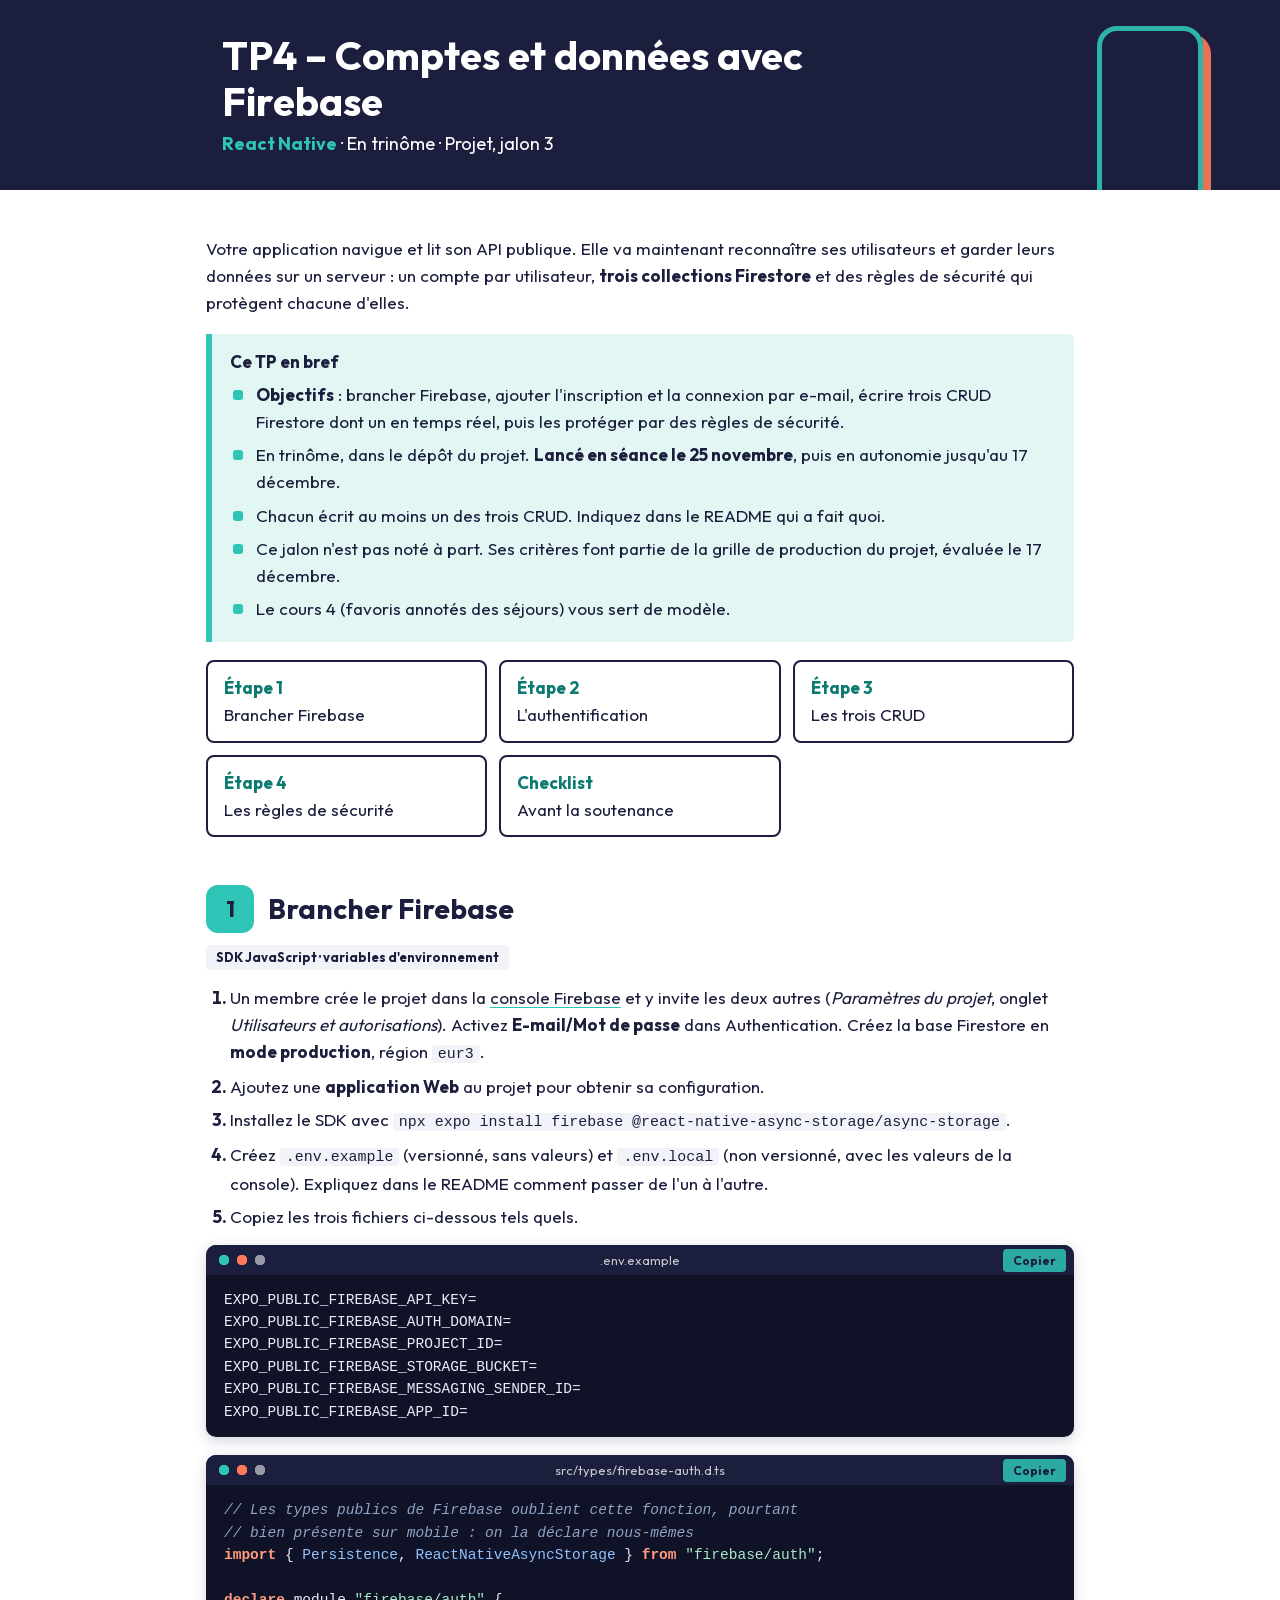
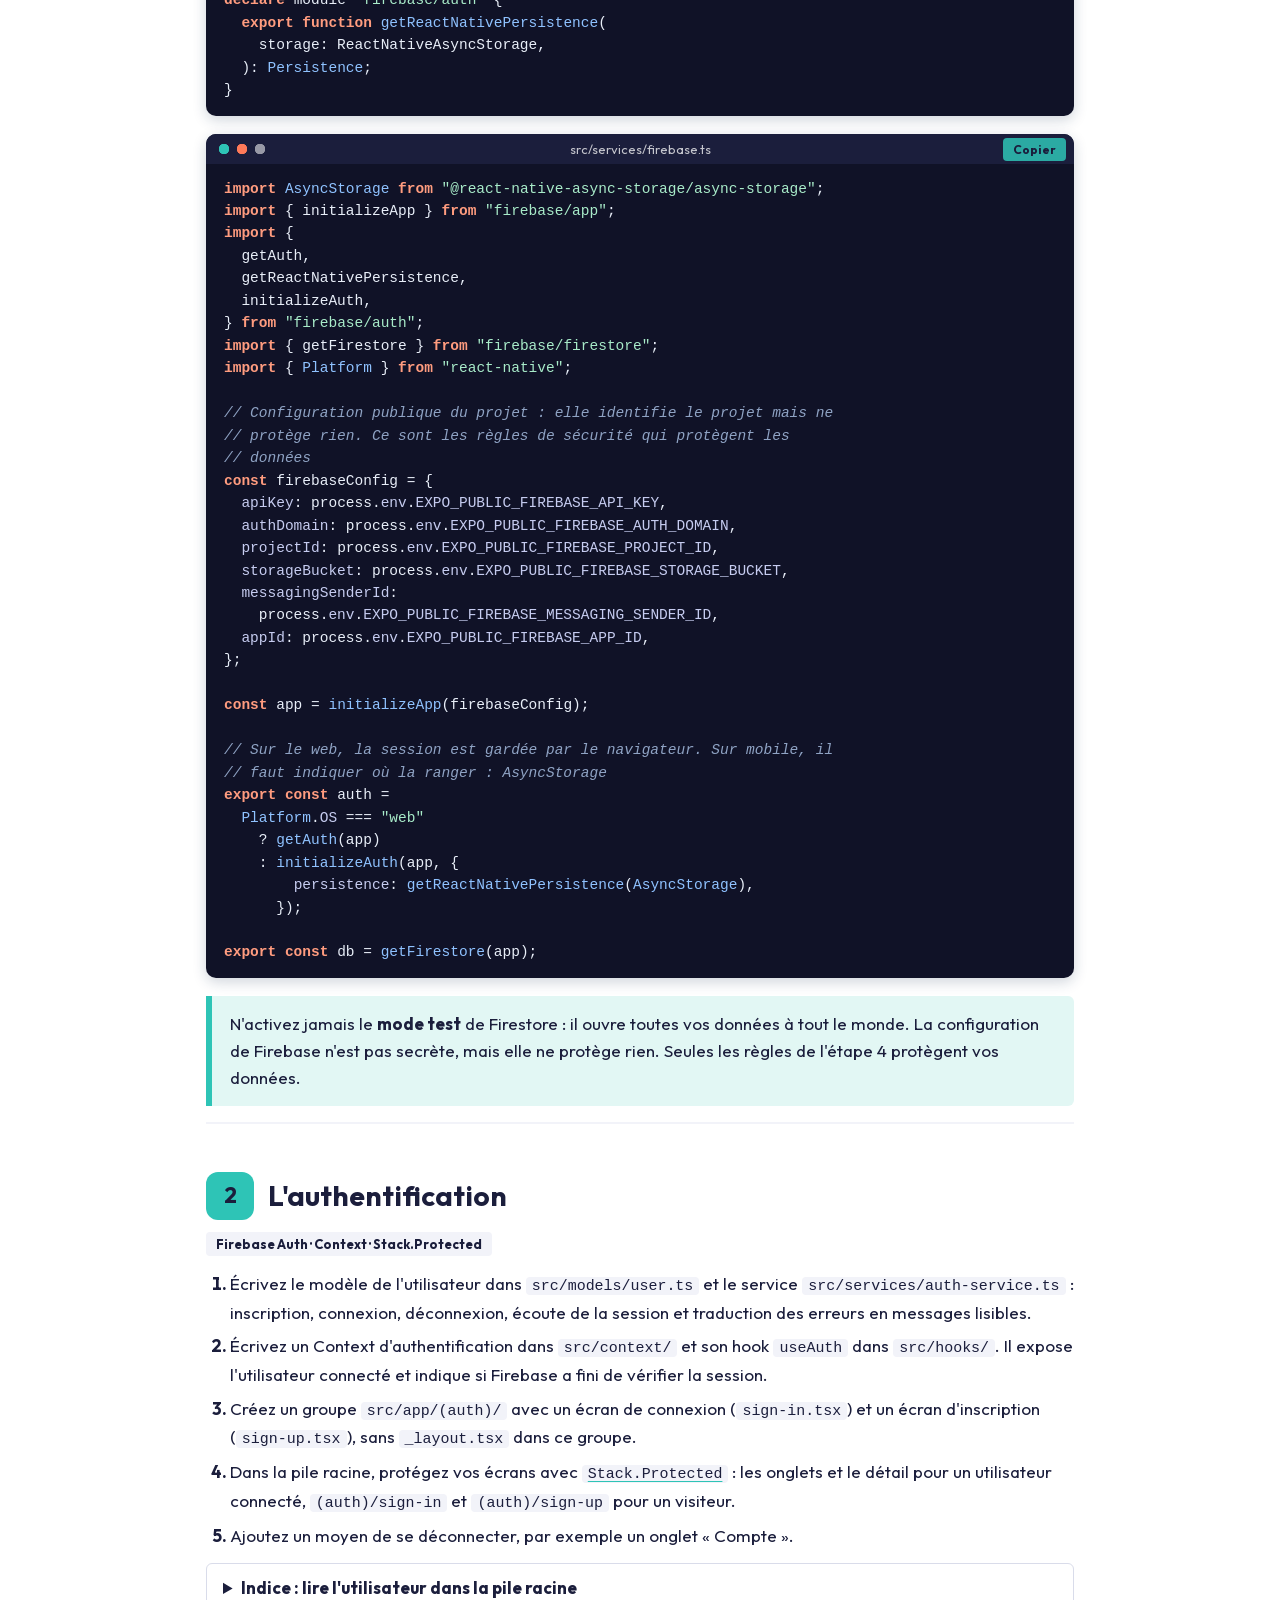
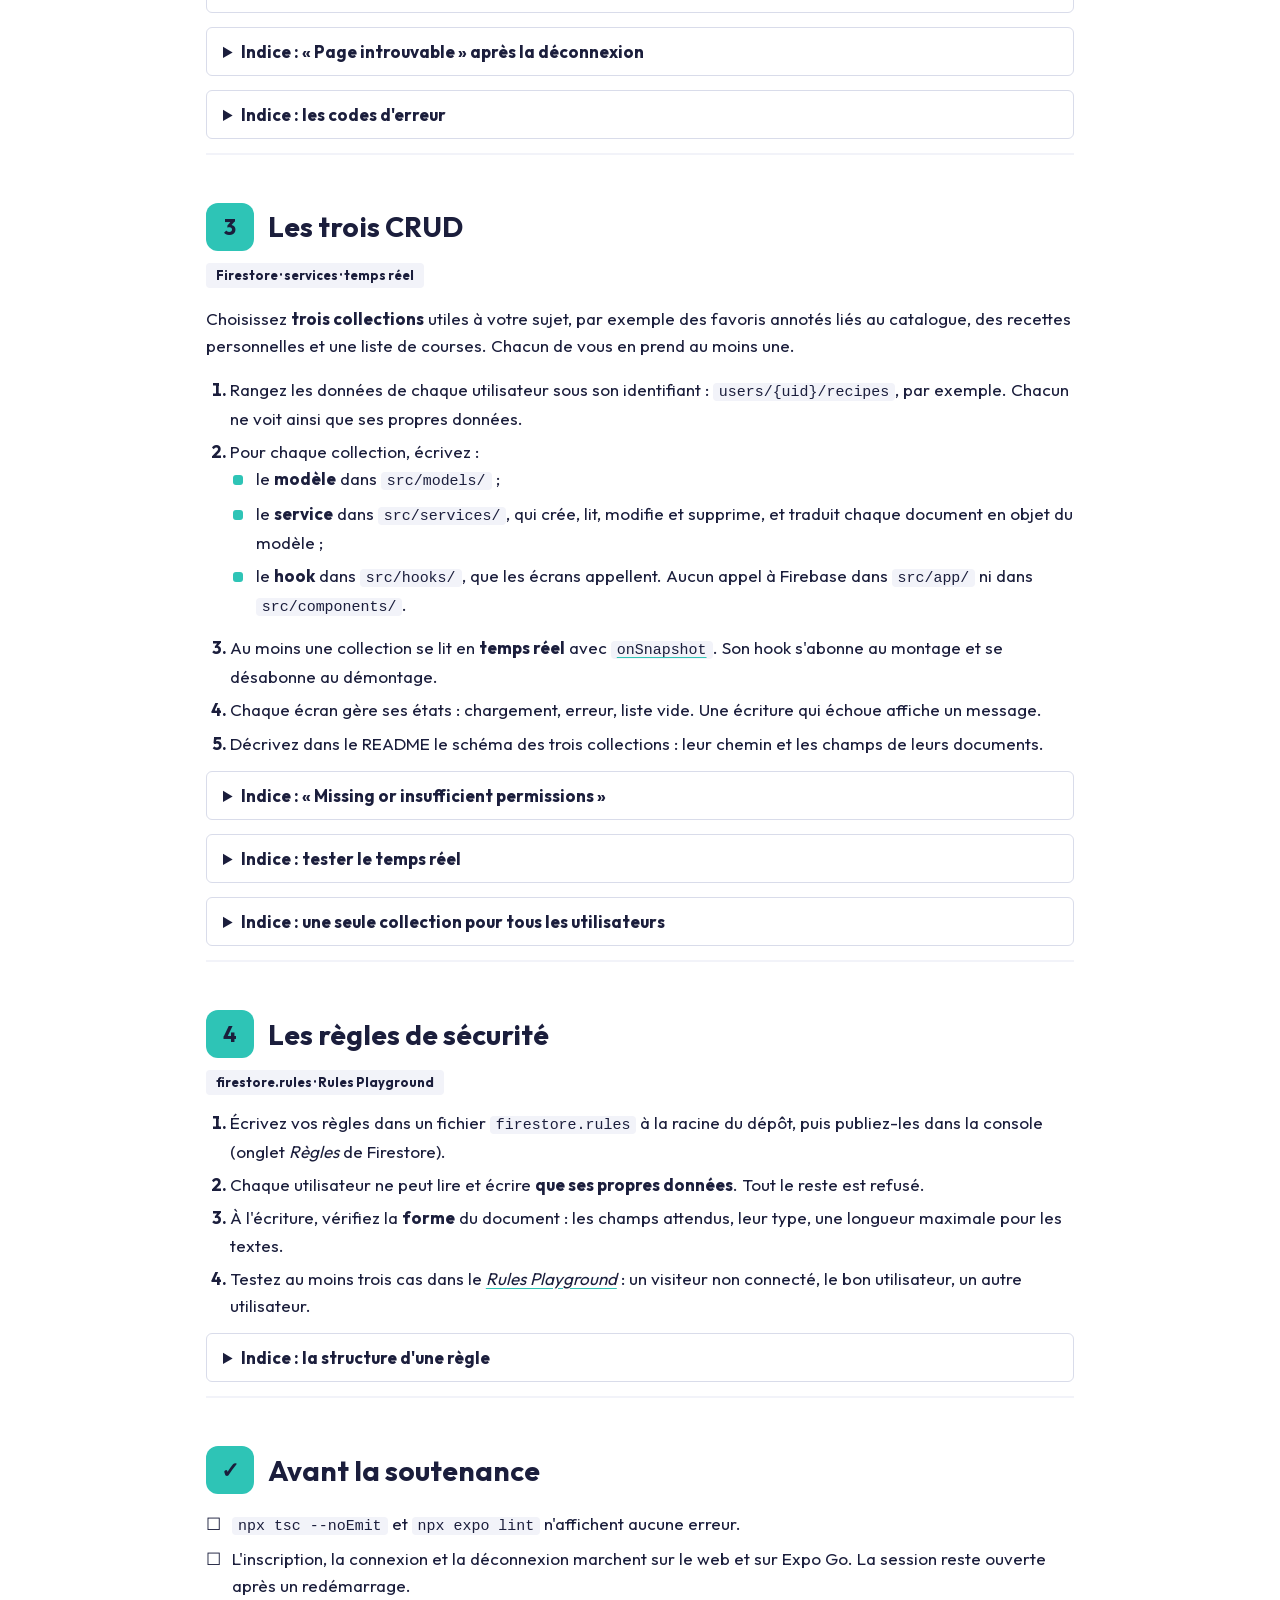
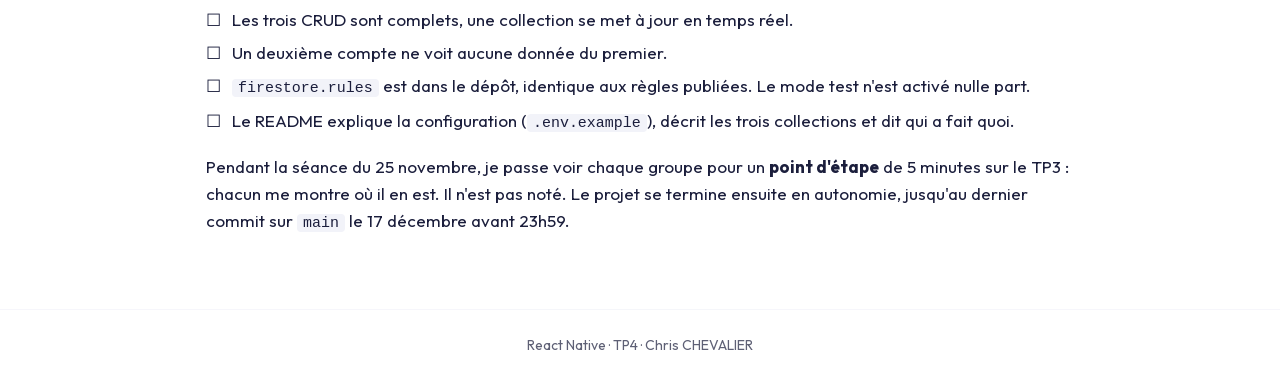
<file: tp/tp4.html>
<!doctype html>
<html lang="fr">
<head>
  <meta charset="utf-8">
  <meta name="viewport" content="width=device-width, initial-scale=1">
  <title>TP4 – Projet, jalon 3 – React Native</title>
  <link rel="stylesheet" href="../assets/css/enonce.css">
</head>
<body>

<header class="entete">
  <div class="titre">
    <h1>TP4 – Comptes et données avec Firebase</h1>
    <p><span class="code-module">React Native</span> · En trinôme · Projet, jalon 3</p>
  </div>
</header>

<main>

  <p>
    Votre application navigue et lit son API publique. Elle va maintenant reconnaître ses utilisateurs et garder leurs données
    sur un serveur : un compte par utilisateur, <strong>trois collections Firestore</strong> et des règles de sécurité qui protègent chacune d'elles.
  </p>

  <div class="encadre neutre">
    <span class="intitule">Ce TP en bref</span>
    <ul>
      <li><strong>Objectifs</strong> : brancher Firebase, ajouter l'inscription et la connexion par e-mail, écrire trois CRUD Firestore dont un en temps réel, puis les protéger par des règles de sécurité.</li>
      <li>En trinôme, dans le dépôt du projet. <strong>Lancé en séance le 25 novembre</strong>, puis en autonomie jusqu'au 17 décembre.</li>
      <li>Chacun écrit au moins un des trois CRUD. Indiquez dans le README qui a fait quoi.</li>
      <li>Ce jalon n'est pas noté à part. Ses critères font partie de la grille de production du projet, évaluée le 17 décembre.</li>
      <li>Le cours 4 (favoris annotés des séjours) vous sert de modèle.</li>
    </ul>
  </div>

  <nav class="sommaire">
    <a href="#etape-1"><span class="n">Étape 1</span><br>Brancher Firebase</a>
    <a href="#etape-2"><span class="n">Étape 2</span><br>L'authentification</a>
    <a href="#etape-3"><span class="n">Étape 3</span><br>Les trois CRUD</a>
    <a href="#etape-4"><span class="n">Étape 4</span><br>Les règles de sécurité</a>
    <a href="#rendu"><span class="n">Checklist</span><br>Avant la soutenance</a>
  </nav>

  <!-- ================================================================== -->
  <section class="defi" id="etape-1">
    <h2><span class="num">1</span> Brancher Firebase</h2>
    <div class="meta"><span class="etiquette clair">SDK JavaScript · variables d'environnement</span></div>
    <ol>
      <li>Un membre crée le projet dans la <a href="https://console.firebase.google.com/" target="_blank">console Firebase</a> et y invite les deux autres (<em>Paramètres du projet</em>, onglet <em>Utilisateurs et autorisations</em>).
        Activez <strong>E-mail/Mot de passe</strong> dans Authentication. Créez la base Firestore en <strong>mode production</strong>, région <code>eur3</code>.</li>
      <li>Ajoutez une <strong>application Web</strong> au projet pour obtenir sa configuration.</li>
      <li>Installez le SDK avec <code>npx expo install firebase @react-native-async-storage/async-storage</code>.</li>
      <li>Créez <code>.env.example</code> (versionné, sans valeurs) et <code>.env.local</code> (non versionné, avec les valeurs de la console). Expliquez dans le README comment passer de l'un à l'autre.</li>
      <li>Copiez les trois fichiers ci-dessous tels quels.</li>
    </ol>
    <pre data-fichier="demos/cours4/.env.example" data-titre=".env.example"><code class="language-bash" data-line-numbers="">EXPO_PUBLIC_FIREBASE_API_KEY=
EXPO_PUBLIC_FIREBASE_AUTH_DOMAIN=
EXPO_PUBLIC_FIREBASE_PROJECT_ID=
EXPO_PUBLIC_FIREBASE_STORAGE_BUCKET=
EXPO_PUBLIC_FIREBASE_MESSAGING_SENDER_ID=
EXPO_PUBLIC_FIREBASE_APP_ID=</code></pre>
    <pre data-fichier="demos/cours4/src/types/firebase-auth.d.ts" data-titre="src/types/firebase-auth.d.ts"><code class="language-typescript" data-line-numbers="">// Les types publics de Firebase oublient cette fonction, pourtant
// bien présente sur mobile : on la déclare nous-mêmes
import { Persistence, ReactNativeAsyncStorage } from "firebase/auth";

declare module "firebase/auth" {
  export function getReactNativePersistence(
    storage: ReactNativeAsyncStorage,
  ): Persistence;
}</code></pre>
    <pre data-fichier="demos/cours4/src/services/firebase.ts" data-titre="src/services/firebase.ts"><code class="language-typescript" data-line-numbers="">import AsyncStorage from "@react-native-async-storage/async-storage";
import { initializeApp } from "firebase/app";
import {
  getAuth,
  getReactNativePersistence,
  initializeAuth,
} from "firebase/auth";
import { getFirestore } from "firebase/firestore";
import { Platform } from "react-native";

// Configuration publique du projet : elle identifie le projet mais ne
// protège rien. Ce sont les règles de sécurité qui protègent les
// données
const firebaseConfig = {
  apiKey: process.env.EXPO_PUBLIC_FIREBASE_API_KEY,
  authDomain: process.env.EXPO_PUBLIC_FIREBASE_AUTH_DOMAIN,
  projectId: process.env.EXPO_PUBLIC_FIREBASE_PROJECT_ID,
  storageBucket: process.env.EXPO_PUBLIC_FIREBASE_STORAGE_BUCKET,
  messagingSenderId:
    process.env.EXPO_PUBLIC_FIREBASE_MESSAGING_SENDER_ID,
  appId: process.env.EXPO_PUBLIC_FIREBASE_APP_ID,
};

const app = initializeApp(firebaseConfig);

// Sur le web, la session est gardée par le navigateur. Sur mobile, il
// faut indiquer où la ranger : AsyncStorage
export const auth =
  Platform.OS === "web"
    ? getAuth(app)
    : initializeAuth(app, {
        persistence: getReactNativePersistence(AsyncStorage),
      });

export const db = getFirestore(app);</code></pre>
    <div class="encadre corail">
      N'activez jamais le <strong>mode test</strong> de Firestore : il ouvre toutes vos données à tout le monde. La configuration de Firebase n'est pas secrète, mais elle ne protège rien. Seules les règles de l'étape 4 protègent vos données.
    </div>
  </section>

  <!-- ================================================================== -->
  <section class="defi" id="etape-2">
    <h2><span class="num">2</span> L'authentification</h2>
    <div class="meta"><span class="etiquette clair">Firebase Auth · Context · Stack.Protected</span></div>
    <ol>
      <li>Écrivez le modèle de l'utilisateur dans <code>src/models/user.ts</code> et le service <code>src/services/auth-service.ts</code> : inscription, connexion, déconnexion, écoute de la session et traduction des erreurs en messages lisibles.</li>
      <li>Écrivez un Context d'authentification dans <code>src/context/</code> et son hook <code>useAuth</code> dans <code>src/hooks/</code>. Il expose l'utilisateur connecté et indique si Firebase a fini de vérifier la session.</li>
      <li>Créez un groupe <code>src/app/(auth)/</code> avec un écran de connexion (<code>sign-in.tsx</code>) et un écran d'inscription (<code>sign-up.tsx</code>), sans <code>_layout.tsx</code> dans ce groupe.</li>
      <li>Dans la pile racine, protégez vos écrans avec <a href="https://docs.expo.dev/router/advanced/protected/" target="_blank"><code>Stack.Protected</code></a> : les onglets et le détail pour un utilisateur connecté, <code>(auth)/sign-in</code> et <code>(auth)/sign-up</code> pour un visiteur.</li>
      <li>Ajoutez un moyen de se déconnecter, par exemple un onglet « Compte ».</li>
    </ol>
    <details>
      <summary>Indice : lire l'utilisateur dans la pile racine</summary>
      <p>Un composant ne peut pas lire le Context qu'il fournit lui-même. Placez les Providers dans <code>RootLayout</code>, puis écrivez la pile dans un petit composant placé sous eux, qui appelle <code>useAuth()</code>.</p>
    </details>
    <details>
      <summary>Indice : « Page introuvable » après la déconnexion</summary>
      <p>Si le groupe <code>(auth)</code> a son propre <code>_layout.tsx</code>, Expo Router redirige vers <code>/(auth)</code>, qui n'est pas une page. Retirez ce fichier et déclarez <code>(auth)/sign-in</code> et <code>(auth)/sign-up</code> directement dans la pile racine.</p>
    </details>
    <details>
      <summary>Indice : les codes d'erreur</summary>
      <p>Une erreur de Firebase est une <code>FirebaseError</code> avec un <code>code</code>, par exemple <code>auth/invalid-credential</code> ou <code>auth/email-already-in-use</code>. Un <code>switch</code> sur ce code donne le message à afficher.</p>
    </details>
  </section>

  <!-- ================================================================== -->
  <section class="defi" id="etape-3">
    <h2><span class="num">3</span> Les trois CRUD</h2>
    <div class="meta"><span class="etiquette clair">Firestore · services · temps réel</span></div>
    <p>Choisissez <strong>trois collections</strong> utiles à votre sujet, par exemple des favoris annotés liés au catalogue, des recettes personnelles et une liste de courses. Chacun de vous en prend au moins une.</p>
    <ol>
      <li>Rangez les données de chaque utilisateur sous son identifiant : <code>users/{uid}/recipes</code>, par exemple. Chacun ne voit ainsi que ses propres données.</li>
      <li>Pour chaque collection, écrivez :
        <ul>
          <li>le <strong>modèle</strong> dans <code>src/models/</code> ;</li>
          <li>le <strong>service</strong> dans <code>src/services/</code>, qui crée, lit, modifie et supprime, et traduit chaque document en objet du modèle ;</li>
          <li>le <strong>hook</strong> dans <code>src/hooks/</code>, que les écrans appellent. Aucun appel à Firebase dans <code>src/app/</code> ni dans <code>src/components/</code>.</li>
        </ul>
      </li>
      <li>Au moins une collection se lit en <strong>temps réel</strong> avec <a href="https://firebase.google.com/docs/firestore/query-data/listen" target="_blank"><code>onSnapshot</code></a>. Son hook s'abonne au montage et se désabonne au démontage.</li>
      <li>Chaque écran gère ses états : chargement, erreur, liste vide. Une écriture qui échoue affiche un message.</li>
      <li>Décrivez dans le README le schéma des trois collections : leur chemin et les champs de leurs documents.</li>
    </ol>
    <details>
      <summary>Indice : « Missing or insufficient permissions »</summary>
      <p>En mode production, Firestore refuse tout tant qu'aucune règle ne l'autorise. Dès votre première collection, écrivez et publiez ses règles comme à l'étape 4, puis complétez-les au fil des collections.</p>
    </details>
    <details>
      <summary>Indice : tester le temps réel</summary>
      <p>Ouvrez l'application sur le web et sur Expo Go, connectés au même compte. Une modification d'un côté doit apparaître de l'autre sans rien recharger. Vous pouvez aussi modifier un document directement dans la console Firebase.</p>
    </details>
    <details>
      <summary>Indice : une seule collection pour tous les utilisateurs</summary>
      <p>Si vos documents doivent être vus par plusieurs utilisateurs (des avis publics, par exemple), gardez une collection commune et enregistrez l'auteur dans un champ <code>ownerId</code>. Les règles vérifient alors ce champ.</p>
    </details>
  </section>

  <!-- ================================================================== -->
  <section class="defi" id="etape-4">
    <h2><span class="num">4</span> Les règles de sécurité</h2>
    <div class="meta"><span class="etiquette clair">firestore.rules · Rules Playground</span></div>
    <ol>
      <li>Écrivez vos règles dans un fichier <code>firestore.rules</code> à la racine du dépôt, puis publiez-les dans la console (onglet <em>Règles</em> de Firestore).</li>
      <li>Chaque utilisateur ne peut lire et écrire <strong>que ses propres données</strong>. Tout le reste est refusé.</li>
      <li>À l'écriture, vérifiez la <strong>forme</strong> du document : les champs attendus, leur type, une longueur maximale pour les textes.</li>
      <li>Testez au moins trois cas dans le <a href="https://firebase.google.com/docs/rules/simulator" target="_blank"><em>Rules Playground</em></a> : un visiteur non connecté, le bon utilisateur, un autre utilisateur.</li>
    </ol>
    <details>
      <summary>Indice : la structure d'une règle</summary>
      <p>Un bloc <code>match /users/{userId}/recipes/{recipeId}</code> désigne les documents d'une collection. Dans ce bloc, <code>allow read: if request.auth != null &amp;&amp; request.auth.uid == userId;</code> réserve la lecture au propriétaire. Le document envoyé à l'écriture se lit dans <code>request.resource.data</code>.</p>
    </details>
  </section>

  <!-- ================================================================== -->
  <section class="defi" id="rendu">
    <h2><span class="num">✓</span> Avant la soutenance</h2>
    <ul class="checklist">
      <li><code>npx tsc --noEmit</code> et <code>npx expo lint</code> n'affichent aucune erreur.</li>
      <li>L'inscription, la connexion et la déconnexion marchent sur le web et sur Expo Go. La session reste ouverte après un redémarrage.</li>
      <li>Les trois CRUD sont complets, une collection se met à jour en temps réel.</li>
      <li>Un deuxième compte ne voit aucune donnée du premier.</li>
      <li><code>firestore.rules</code> est dans le dépôt, identique aux règles publiées. Le mode test n'est activé nulle part.</li>
      <li>Le README explique la configuration (<code>.env.example</code>), décrit les trois collections et dit qui a fait quoi.</li>
    </ul>
    <p>
      Pendant la séance du 25 novembre, je passe voir chaque groupe pour un <strong>point d'étape</strong> de 5 minutes sur le TP3 :
      chacun me montre où il en est. Il n'est pas noté. Le projet se termine ensuite en autonomie, jusqu'au dernier commit sur <code>main</code> le 17 décembre avant 23h59.
    </p>
  </section>

</main>

<footer class="pied">React Native · TP4 · Chris CHEVALIER</footer>

<script src="../assets/vendor/reveal/plugin/highlight/highlight.js"></script>
<script src="../assets/js/enonce.js"></script>
</body>
</html>
</file>
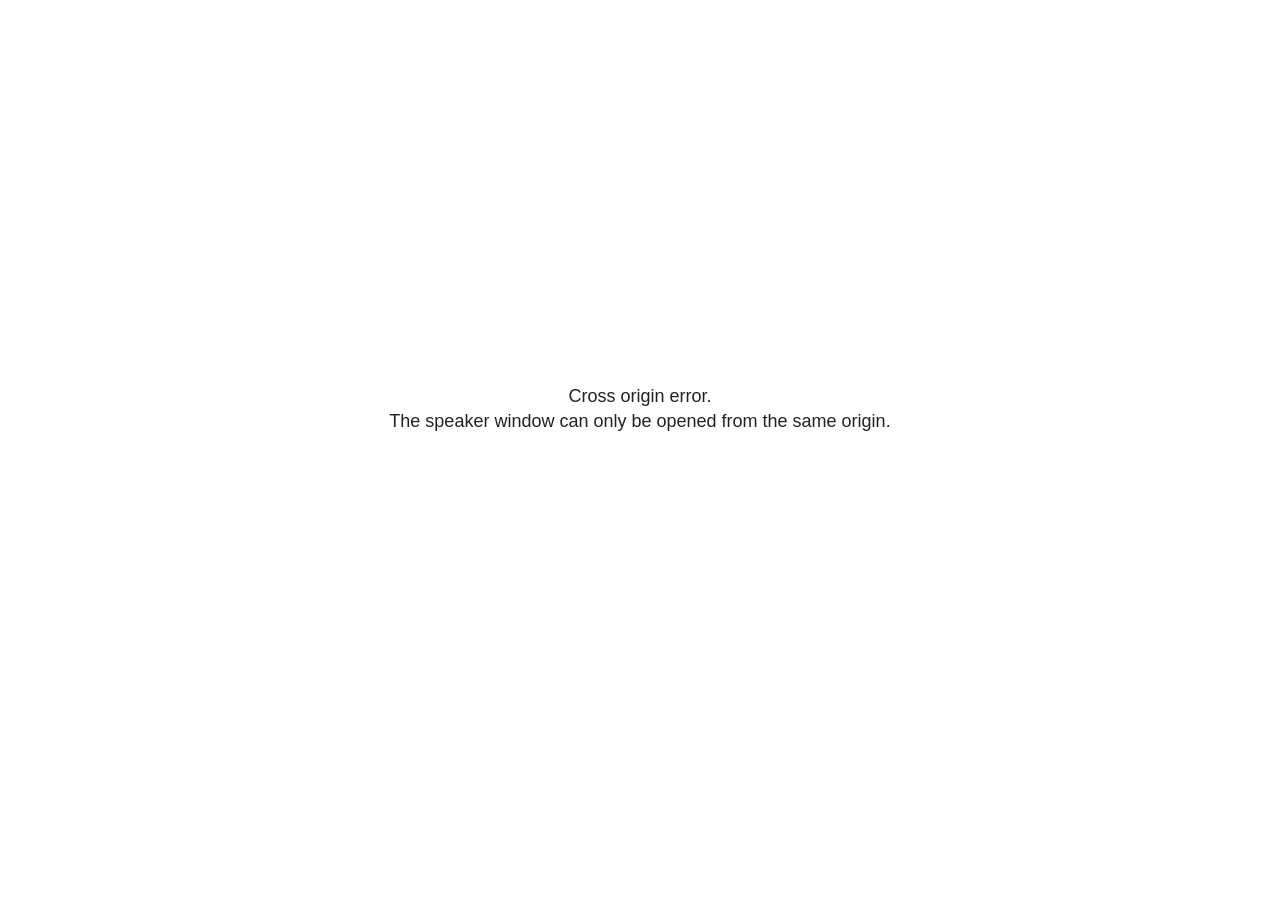
<file: assets/vendor/reveal/plugin/notes/speaker-view.html>
<!--
	NOTE: You need to build the notes plugin after making changes to this file.
-->
<html lang="en">
	<head>
		<meta charset="utf-8">

		<title>reveal.js - Speaker View</title>

		<style>
			body {
				font-family: Helvetica;
				font-size: 18px;
			}

			#current-slide,
			#upcoming-slide,
			#speaker-controls {
				padding: 6px;
				box-sizing: border-box;
				-moz-box-sizing: border-box;
			}

			#current-slide iframe,
			#upcoming-slide iframe {
				width: 100%;
				height: 100%;
				border: 1px solid #ddd;
			}

			#current-slide .label,
			#upcoming-slide .label {
				position: absolute;
				top: 10px;
				left: 10px;
				z-index: 2;
			}

			#connection-status {
				position: absolute;
				top: 0;
				left: 0;
				width: 100%;
				height: 100%;
				z-index: 20;
				padding: 30% 20% 20% 20%;
				font-size: 18px;
				color: #222;
				background: #fff;
				text-align: center;
				box-sizing: border-box;
				line-height: 1.4;
			}

			.overlay-element {
				height: 34px;
				line-height: 34px;
				padding: 0 10px;
				text-shadow: none;
				background: rgba( 220, 220, 220, 0.8 );
				color: #222;
				font-size: 14px;
			}

			.overlay-element.interactive:hover {
				background: rgba( 220, 220, 220, 1 );
			}

			#current-slide {
				position: absolute;
				width: 60%;
				height: 100%;
				top: 0;
				left: 0;
				padding-right: 0;
			}

			#upcoming-slide {
				position: absolute;
				width: 40%;
				height: 40%;
				right: 0;
				top: 0;
			}

			/* Speaker controls */
			#speaker-controls {
				position: absolute;
				top: 40%;
				right: 0;
				width: 40%;
				height: 60%;
				overflow: auto;
				font-size: 18px;
			}

				.speaker-controls-time.hidden,
				.speaker-controls-notes.hidden {
					display: none;
				}

				.speaker-controls-time .label,
				.speaker-controls-pace .label,
				.speaker-controls-notes .label {
					text-transform: uppercase;
					font-weight: normal;
					font-size: 0.66em;
					color: #666;
					margin: 0;
				}

				.speaker-controls-time, .speaker-controls-pace {
					border-bottom: 1px solid rgba( 200, 200, 200, 0.5 );
					margin-bottom: 10px;
					padding: 10px 16px;
					padding-bottom: 20px;
					cursor: pointer;
				}

				.speaker-controls-time .reset-button {
					opacity: 0;
					float: right;
					color: #666;
					text-decoration: none;
				}
				.speaker-controls-time:hover .reset-button {
					opacity: 1;
				}

				.speaker-controls-time .timer,
				.speaker-controls-time .clock {
					width: 50%;
				}

				.speaker-controls-time .timer,
				.speaker-controls-time .clock,
				.speaker-controls-time .pacing .hours-value,
				.speaker-controls-time .pacing .minutes-value,
				.speaker-controls-time .pacing .seconds-value {
					font-size: 1.9em;
				}

				.speaker-controls-time .timer {
					float: left;
				}

				.speaker-controls-time .clock {
					float: right;
					text-align: right;
				}

				.speaker-controls-time span.mute {
					opacity: 0.3;
				}

				.speaker-controls-time .pacing-title {
					margin-top: 5px;
				}

				.speaker-controls-time .pacing.ahead {
					color: blue;
				}

				.speaker-controls-time .pacing.on-track {
					color: green;
				}

				.speaker-controls-time .pacing.behind {
					color: red;
				}

				.speaker-controls-notes {
					padding: 10px 16px;
				}

				.speaker-controls-notes .value {
					margin-top: 5px;
					line-height: 1.4;
					font-size: 1.2em;
				}

			/* Layout selector */
			#speaker-layout {
				position: absolute;
				top: 10px;
				right: 10px;
				color: #222;
				z-index: 10;
			}
				#speaker-layout select {
					position: absolute;
					width: 100%;
					height: 100%;
					top: 0;
					left: 0;
					border: 0;
					box-shadow: 0;
					cursor: pointer;
					opacity: 0;

					font-size: 1em;
					background-color: transparent;

					-moz-appearance: none;
					-webkit-appearance: none;
					-webkit-tap-highlight-color: rgba(0, 0, 0, 0);
				}

				#speaker-layout select:focus {
					outline: none;
					box-shadow: none;
				}

			.clear {
				clear: both;
			}

			/* Speaker layout: Wide */
			body[data-speaker-layout="wide"] #current-slide,
			body[data-speaker-layout="wide"] #upcoming-slide {
				width: 50%;
				height: 45%;
				padding: 6px;
			}

			body[data-speaker-layout="wide"] #current-slide {
				top: 0;
				left: 0;
			}

			body[data-speaker-layout="wide"] #upcoming-slide {
				top: 0;
				left: 50%;
			}

			body[data-speaker-layout="wide"] #speaker-controls {
				top: 45%;
				left: 0;
				width: 100%;
				height: 50%;
				font-size: 1.25em;
			}

			/* Speaker layout: Tall */
			body[data-speaker-layout="tall"] #current-slide,
			body[data-speaker-layout="tall"] #upcoming-slide {
				width: 45%;
				height: 50%;
				padding: 6px;
			}

			body[data-speaker-layout="tall"] #current-slide {
				top: 0;
				left: 0;
			}

			body[data-speaker-layout="tall"] #upcoming-slide {
				top: 50%;
				left: 0;
			}

			body[data-speaker-layout="tall"] #speaker-controls {
				padding-top: 40px;
				top: 0;
				left: 45%;
				width: 55%;
				height: 100%;
				font-size: 1.25em;
			}

			/* Speaker layout: Notes only */
			body[data-speaker-layout="notes-only"] #current-slide,
			body[data-speaker-layout="notes-only"] #upcoming-slide {
				display: none;
			}

			body[data-speaker-layout="notes-only"] #speaker-controls {
				padding-top: 40px;
				top: 0;
				left: 0;
				width: 100%;
				height: 100%;
				font-size: 1.25em;
			}

			@media screen and (max-width: 1080px) {
				body[data-speaker-layout="default"] #speaker-controls {
					font-size: 16px;
				}
			}

			@media screen and (max-width: 900px) {
				body[data-speaker-layout="default"] #speaker-controls {
					font-size: 14px;
				}
			}

			@media screen and (max-width: 800px) {
				body[data-speaker-layout="default"] #speaker-controls {
					font-size: 12px;
				}
			}

		</style>
	</head>

	<body>

		<div id="connection-status">Loading speaker view...</div>

		<div id="current-slide"></div>
		<div id="upcoming-slide"><span class="overlay-element label">Upcoming</span></div>
		<div id="speaker-controls">
			<div class="speaker-controls-time">
				<h4 class="label">Time <span class="reset-button">Click to Reset</span></h4>
				<div class="clock">
					<span class="clock-value">0:00 AM</span>
				</div>
				<div class="timer">
					<span class="hours-value">00</span><span class="minutes-value">:00</span><span class="seconds-value">:00</span>
				</div>
				<div class="clear"></div>

				<h4 class="label pacing-title" style="display: none">Pacing – Time to finish current slide</h4>
				<div class="pacing" style="display: none">
					<span class="hours-value">00</span><span class="minutes-value">:00</span><span class="seconds-value">:00</span>
				</div>
			</div>

			<div class="speaker-controls-notes hidden">
				<h4 class="label">Notes</h4>
				<div class="value"></div>
			</div>
		</div>
		<div id="speaker-layout" class="overlay-element interactive">
			<span class="speaker-layout-label"></span>
			<select class="speaker-layout-dropdown"></select>
		</div>

		<script>

			(function() {

				var notes,
					notesValue,
					currentState,
					currentSlide,
					upcomingSlide,
					layoutLabel,
					layoutDropdown,
					pendingCalls = {},
					lastRevealApiCallId = 0,
					connected = false

				var connectionStatus = document.querySelector( '#connection-status' );

				var SPEAKER_LAYOUTS = {
					'default': 'Default',
					'wide': 'Wide',
					'tall': 'Tall',
					'notes-only': 'Notes only'
				};

				setupLayout();

				let openerOrigin;

				try {
					openerOrigin = window.opener.location.origin;
				}
				catch ( error ) { console.warn( error ) }

				// In order to prevent XSS, the speaker view will only run if its
				// opener has the same origin as itself
				if( window.location.origin !== openerOrigin ) {
					connectionStatus.innerHTML = 'Cross origin error.<br>The speaker window can only be opened from the same origin.';
					return;
				}

				var connectionTimeout = setTimeout( function() {
					connectionStatus.innerHTML = 'Error connecting to main window.<br>Please try closing and reopening the speaker view.';
				}, 5000 );

				window.addEventListener( 'message', function( event ) {

					// Validate the origin of all messages to avoid parsing messages
					// that aren't meant for us. Ignore when running off file:// so
					// that the speaker view continues to work without a web server.
					if( window.location.origin !== event.origin && window.location.origin !== 'file://' ) {
						return
					}

					clearTimeout( connectionTimeout );
					connectionStatus.style.display = 'none';

					var data = JSON.parse( event.data );

					// The overview mode is only useful to the reveal.js instance
					// where navigation occurs so we don't sync it
					if( data.state ) delete data.state.overview;

					// Messages sent by the notes plugin inside of the main window
					if( data && data.namespace === 'reveal-notes' ) {
						if( data.type === 'connect' ) {
							handleConnectMessage( data );
						}
						else if( data.type === 'state' ) {
							handleStateMessage( data );
						}
						else if( data.type === 'return' ) {
							pendingCalls[data.callId](data.result);
							delete pendingCalls[data.callId];
						}
					}
					// Messages sent by the reveal.js inside of the current slide preview
					else if( data && data.namespace === 'reveal' ) {
						const supportedEvents = [
							'slidechanged',
							'fragmentshown',
							'fragmenthidden',
							'paused',
							'resumed',
							'previewiframe',
							'previewimage',
							'previewvideo',
							'closeoverlay'
						];

						if( /ready/.test( data.eventName ) ) {
							// Send a message back to notify that the handshake is complete
							window.opener.postMessage( JSON.stringify({ namespace: 'reveal-notes', type: 'connected'} ), '*' );
						}
						else if( supportedEvents.includes( data.eventName ) && currentState !== JSON.stringify( data.state ) ) {
							dispatchStateToMainWindow( data.state );
						}
					}

				} );

				/**
				 * Updates the presentation in the main window to match the state
				 * of the presentation in the notes window.
				 */
				const dispatchStateToMainWindow = debounce(( state ) => {
					window.opener.postMessage( JSON.stringify({ method: 'setState', args: [ state ]} ), '*' );
				}, 500);

				/**
				 * Asynchronously calls the Reveal.js API of the main frame.
				 */
				function callRevealApi( methodName, methodArguments, callback ) {

					var callId = ++lastRevealApiCallId;
					pendingCalls[callId] = callback;
					window.opener.postMessage( JSON.stringify( {
						namespace: 'reveal-notes',
						type: 'call',
						callId: callId,
						methodName: methodName,
						arguments: methodArguments
					} ), '*' );

				}

				/**
				 * Called when the main window is trying to establish a
				 * connection.
				 */
				function handleConnectMessage( data ) {

					if( connected === false ) {
						connected = true;

						setupIframes( data );
						setupKeyboard();
						setupNotes();
						setupTimer();
						setupHeartbeat();
					}

				}

				/**
				 * Called when the main window sends an updated state.
				 */
				function handleStateMessage( data ) {

					// Store the most recently set state to avoid circular loops
					// applying the same state
					currentState = JSON.stringify( data.state );

					// No need for updating the notes in case of fragment changes
					if ( data.notes ) {
						notes.classList.remove( 'hidden' );
						notesValue.style.whiteSpace = data.whitespace;
						if( data.markdown ) {
							notesValue.innerHTML = marked( data.notes );
						}
						else {
							notesValue.innerHTML = data.notes;
						}
					}
					else {
						notes.classList.add( 'hidden' );
					}

					// Don't show lightboxes in the upcoming slide
					const { previewVideo, previewImage, previewIframe, ...upcomingState } = data.state;

					// Update the note slides
					currentSlide.contentWindow.postMessage( JSON.stringify({ method: 'setState', args: [ data.state ] }), '*' );
					upcomingSlide.contentWindow.postMessage( JSON.stringify({ method: 'setState', args: [ upcomingState ] }), '*' );
					upcomingSlide.contentWindow.postMessage( JSON.stringify({ method: 'next' }), '*' );

				}

				// Limit to max one state update per X ms
				handleStateMessage = debounce( handleStateMessage, 200 );

				/**
				 * Forward keyboard events to the current slide window.
				 * This enables keyboard events to work even if focus
				 * isn't set on the current slide iframe.
				 *
				 * Block F5 default handling, it reloads and disconnects
				 * the speaker notes window.
				 */
				function setupKeyboard() {

					document.addEventListener( 'keydown', function( event ) {
						if( event.keyCode === 116 || ( event.metaKey && event.keyCode === 82 ) ) {
							event.preventDefault();
							return false;
						}
						currentSlide.contentWindow.postMessage( JSON.stringify({ method: 'triggerKey', args: [ event.keyCode ] }), '*' );
					} );

				}

				/**
				 * Creates the preview iframes.
				 */
				function setupIframes( data ) {

					var params = [
						'receiver',
						'progress=false',
						'history=false',
						'transition=none',
						'autoSlide=0',
						'backgroundTransition=none'
					].join( '&' );

					var urlSeparator = /\?/.test(data.url) ? '&' : '?';
					var hash = '#/' + data.state.indexh + '/' + data.state.indexv;
					var currentURL = data.url + urlSeparator + params + '&scrollActivationWidth=false&postMessageEvents=true' + hash;
					var upcomingURL = data.url + urlSeparator + params + '&scrollActivationWidth=false&controls=false' + hash;

					currentSlide = document.createElement( 'iframe' );
					currentSlide.setAttribute( 'width', 1280 );
					currentSlide.setAttribute( 'height', 1024 );
					currentSlide.setAttribute( 'src', currentURL );
					document.querySelector( '#current-slide' ).appendChild( currentSlide );

					upcomingSlide = document.createElement( 'iframe' );
					upcomingSlide.setAttribute( 'width', 640 );
					upcomingSlide.setAttribute( 'height', 512 );
					upcomingSlide.setAttribute( 'src', upcomingURL );
					document.querySelector( '#upcoming-slide' ).appendChild( upcomingSlide );

				}

				/**
				 * Setup the notes UI.
				 */
				function setupNotes() {

					notes = document.querySelector( '.speaker-controls-notes' );
					notesValue = document.querySelector( '.speaker-controls-notes .value' );

				}

				/**
				 * We send out a heartbeat at all times to ensure we can
				 * reconnect with the main presentation window after reloads.
				 */
				function setupHeartbeat() {

					setInterval( () => {
						window.opener.postMessage( JSON.stringify({ namespace: 'reveal-notes', type: 'heartbeat'} ), '*' );
					}, 1000 );

				}

				function getTimings( callback ) {

					callRevealApi( 'getSlidesAttributes', [], function ( slideAttributes ) {
						callRevealApi( 'getConfig', [], function ( config ) {
							var totalTime = config.totalTime;
							var minTimePerSlide = config.minimumTimePerSlide || 0;
							var defaultTiming = config.defaultTiming;
							if ((defaultTiming == null) && (totalTime == null)) {
								callback(null);
								return;
							}
							// Setting totalTime overrides defaultTiming
							if (totalTime) {
								defaultTiming = 0;
							}
							var timings = [];
							for ( var i in slideAttributes ) {
								var slide = slideAttributes[ i ];
								var timing = defaultTiming;
								if( slide.hasOwnProperty( 'data-timing' )) {
									var t = slide[ 'data-timing' ];
									timing = parseInt(t);
									if( isNaN(timing) ) {
										console.warn("Could not parse timing '" + t + "' of slide " + i + "; using default of " + defaultTiming);
										timing = defaultTiming;
									}
								}
								timings.push(timing);
							}
							if ( totalTime ) {
								// After we've allocated time to individual slides, we summarize it and
								// subtract it from the total time
								var remainingTime = totalTime - timings.reduce( function(a, b) { return a + b; }, 0 );
								// The remaining time is divided by the number of slides that have 0 seconds
								// allocated at the moment, giving the average time-per-slide on the remaining slides
								var remainingSlides = (timings.filter( function(x) { return x == 0 }) ).length
								var timePerSlide = Math.round( remainingTime / remainingSlides, 0 )
								// And now we replace every zero-value timing with that average
								timings = timings.map( function(x) { return (x==0 ? timePerSlide : x) } );
							}
							var slidesUnderMinimum = timings.filter( function(x) { return (x < minTimePerSlide) } ).length
							if ( slidesUnderMinimum ) {
								message = "The pacing time for " + slidesUnderMinimum + " slide(s) is under the configured minimum of " + minTimePerSlide + " seconds. Check the data-timing attribute on individual slides, or consider increasing the totalTime or minimumTimePerSlide configuration options (or removing some slides).";
								alert(message);
							}
							callback( timings );
						} );
					} );

				}

				/**
				 * Return the number of seconds allocated for presenting
				 * all slides up to and including this one.
				 */
				function getTimeAllocated( timings, callback ) {

					callRevealApi( 'getSlidePastCount', [], function ( currentSlide ) {
						var allocated = 0;
						for (var i in timings.slice(0, currentSlide + 1)) {
							allocated += timings[i];
						}
						callback( allocated );
					} );

				}

				/**
				 * Create the timer and clock and start updating them
				 * at an interval.
				 */
				function setupTimer() {

					var start = new Date(),
					timeEl = document.querySelector( '.speaker-controls-time' ),
					clockEl = timeEl.querySelector( '.clock-value' ),
					hoursEl = timeEl.querySelector( '.hours-value' ),
					minutesEl = timeEl.querySelector( '.minutes-value' ),
					secondsEl = timeEl.querySelector( '.seconds-value' ),
					pacingTitleEl = timeEl.querySelector( '.pacing-title' ),
					pacingEl = timeEl.querySelector( '.pacing' ),
					pacingHoursEl = pacingEl.querySelector( '.hours-value' ),
					pacingMinutesEl = pacingEl.querySelector( '.minutes-value' ),
					pacingSecondsEl = pacingEl.querySelector( '.seconds-value' );

					var timings = null;
					getTimings( function ( _timings ) {

						timings = _timings;
						if (_timings !== null) {
							pacingTitleEl.style.removeProperty('display');
							pacingEl.style.removeProperty('display');
						}

						// Update once directly
						_updateTimer();

						// Then update every second
						setInterval( _updateTimer, 1000 );

					} );


					function _resetTimer() {

						if (timings == null) {
							start = new Date();
							_updateTimer();
						}
						else {
							// Reset timer to beginning of current slide
							getTimeAllocated( timings, function ( slideEndTimingSeconds ) {
								var slideEndTiming = slideEndTimingSeconds * 1000;
								callRevealApi( 'getSlidePastCount', [], function ( currentSlide ) {
									var currentSlideTiming = timings[currentSlide] * 1000;
									var previousSlidesTiming = slideEndTiming - currentSlideTiming;
									var now = new Date();
									start = new Date(now.getTime() - previousSlidesTiming);
									_updateTimer();
								} );
							} );
						}

					}

					timeEl.addEventListener( 'click', function() {
						_resetTimer();
						return false;
					} );

					function _displayTime( hrEl, minEl, secEl, time) {

						var sign = Math.sign(time) == -1 ? "-" : "";
						time = Math.abs(Math.round(time / 1000));
						var seconds = time % 60;
						var minutes = Math.floor( time / 60 ) % 60 ;
						var hours = Math.floor( time / ( 60 * 60 )) ;
						hrEl.innerHTML = sign + zeroPadInteger( hours );
						if (hours == 0) {
							hrEl.classList.add( 'mute' );
						}
						else {
							hrEl.classList.remove( 'mute' );
						}
						minEl.innerHTML = ':' + zeroPadInteger( minutes );
						if (hours == 0 && minutes == 0) {
							minEl.classList.add( 'mute' );
						}
						else {
							minEl.classList.remove( 'mute' );
						}
						secEl.innerHTML = ':' + zeroPadInteger( seconds );
					}

					function _updateTimer() {

						var diff, hours, minutes, seconds,
						now = new Date();

						diff = now.getTime() - start.getTime();

						clockEl.innerHTML = now.toLocaleTimeString( 'en-US', { hour12: true, hour: '2-digit', minute:'2-digit' } );
						_displayTime( hoursEl, minutesEl, secondsEl, diff );
						if (timings !== null) {
							_updatePacing(diff);
						}

					}

					function _updatePacing(diff) {

						getTimeAllocated( timings, function ( slideEndTimingSeconds ) {
							var slideEndTiming = slideEndTimingSeconds * 1000;

							callRevealApi( 'getSlidePastCount', [], function ( currentSlide ) {
								var currentSlideTiming = timings[currentSlide] * 1000;
								var timeLeftCurrentSlide = slideEndTiming - diff;
								if (timeLeftCurrentSlide < 0) {
									pacingEl.className = 'pacing behind';
								}
								else if (timeLeftCurrentSlide < currentSlideTiming) {
									pacingEl.className = 'pacing on-track';
								}
								else {
									pacingEl.className = 'pacing ahead';
								}
								_displayTime( pacingHoursEl, pacingMinutesEl, pacingSecondsEl, timeLeftCurrentSlide );
							} );
						} );
					}

				}

				/**
				 * Sets up the speaker view layout and layout selector.
				 */
				function setupLayout() {

					layoutDropdown = document.querySelector( '.speaker-layout-dropdown' );
					layoutLabel = document.querySelector( '.speaker-layout-label' );

					// Render the list of available layouts
					for( var id in SPEAKER_LAYOUTS ) {
						var option = document.createElement( 'option' );
						option.setAttribute( 'value', id );
						option.textContent = SPEAKER_LAYOUTS[ id ];
						layoutDropdown.appendChild( option );
					}

					// Monitor the dropdown for changes
					layoutDropdown.addEventListener( 'change', function( event ) {

						setLayout( layoutDropdown.value );

					}, false );

					// Restore any currently persisted layout
					setLayout( getLayout() );

				}

				/**
				 * Sets a new speaker view layout. The layout is persisted
				 * in local storage.
				 */
				function setLayout( value ) {

					var title = SPEAKER_LAYOUTS[ value ];

					layoutLabel.innerHTML = 'Layout' + ( title ? ( ': ' + title ) : '' );
					layoutDropdown.value = value;

					document.body.setAttribute( 'data-speaker-layout', value );

					// Persist locally
					if( supportsLocalStorage() ) {
						window.localStorage.setItem( 'reveal-speaker-layout', value );
					}

				}

				/**
				 * Returns the ID of the most recently set speaker layout
				 * or our default layout if none has been set.
				 */
				function getLayout() {

					if( supportsLocalStorage() ) {
						var layout = window.localStorage.getItem( 'reveal-speaker-layout' );
						if( layout ) {
							return layout;
						}
					}

					// Default to the first record in the layouts hash
					for( var id in SPEAKER_LAYOUTS ) {
						return id;
					}

				}

				function supportsLocalStorage() {

					try {
						localStorage.setItem('test', 'test');
						localStorage.removeItem('test');
						return true;
					}
					catch( e ) {
						return false;
					}

				}

				function zeroPadInteger( num ) {

					var str = '00' + parseInt( num );
					return str.substring( str.length - 2 );

				}

				/**
				 * Limits the frequency at which a function can be called.
				 */
				function debounce( fn, ms ) {

					var lastTime = 0,
						timeout;

					return function() {

						var args = arguments;
						var context = this;

						clearTimeout( timeout );

						var timeSinceLastCall = Date.now() - lastTime;
						if( timeSinceLastCall > ms ) {
							fn.apply( context, args );
							lastTime = Date.now();
						}
						else {
							timeout = setTimeout( function() {
								fn.apply( context, args );
								lastTime = Date.now();
							}, ms - timeSinceLastCall );
						}

					}

				}

			})();

		</script>
	</body>
</html>
</file>
<file: positionnement/positionnement.css>
@import url("../assets/fonts/outfit.css");
/* Test de positionnement – une colonne de lecture, pensée pour le téléphone de l'étudiant.
   Mêmes couleurs que les supports (charte neutre), avec un thème sombre. */
:root {
  --fond: #F6F7FB;
  --surface: #FFFFFF;
  --texte: #1B1E3C;
  --texte-doux: #5A5F80;
  --bordure: #D9DCEA;
  --accent: #2EC4B6;
  --accent-texte: #0B7A70;
  --accent-clair: #E2F7F4;
  --corail: #FF7A59;
  --corail-texte: #C2410C;
  --corail-clair: #FFEDE6;
  --code-fond: #EEF0F8;
  --bandeau: #1B1E3C;
  --bandeau-texte: #FFFFFF;
  --police: "Outfit", Arial, "Helvetica Neue", Helvetica, sans-serif;
  --police-code: "JetBrains Mono", "SF Mono", Menlo, Consolas, monospace;
}
@media (prefers-color-scheme: dark) {
  :root:not([data-theme="light"]) {
    --fond: #12142A; --surface: #1B1E3C; --texte: #ECEEFA; --texte-doux: #A6AACB; --bordure: #34385E;
    --accent-texte: #5FE0D3; --accent-clair: #173B44; --corail-texte: #FF9C7F; --corail-clair: #3E2530;
    --code-fond: #262A4D; --bandeau: #0C0E1F; color-scheme: dark;
  }
}
:root[data-theme="dark"] {
  --fond: #12142A; --surface: #1B1E3C; --texte: #ECEEFA; --texte-doux: #A6AACB; --bordure: #34385E;
  --accent-texte: #5FE0D3; --accent-clair: #173B44; --corail-texte: #FF9C7F; --corail-clair: #3E2530;
  --code-fond: #262A4D; --bandeau: #0C0E1F; color-scheme: dark;
}

* { box-sizing: border-box; }
html { -webkit-text-size-adjust: 100%; }
body { margin: 0; background: var(--fond); color: var(--texte); font-family: var(--police); font-size: 17px; line-height: 1.55; }

.bandeau { background: var(--bandeau); color: var(--bandeau-texte); }
.bandeau .interieur, main {
  max-width: 720px; margin: 0 auto;
  padding-left: max(16px, env(safe-area-inset-left, 0px)); padding-right: max(16px, env(safe-area-inset-right, 0px));
}
.bandeau .interieur { padding-block: 28px 24px; }
.bandeau .sur-titre { color: var(--accent); font-weight: 700; font-size: 14px; letter-spacing: .08em; text-transform: uppercase; }
.bandeau h1 { margin: 6px 0 8px; font-size: clamp(28px, 6vw, 38px); line-height: 1.1; text-wrap: balance; }
.bandeau p { margin: 0; opacity: .85; max-width: 60ch; }
main { padding-block: 22px 60px; display: flex; flex-direction: column; gap: 18px; }

.alerte { border-radius: 10px; padding: 12px 16px; background: var(--corail-clair); color: var(--texte); border-left: 5px solid var(--corail); }
.bloc { background: var(--surface); border: 1px solid var(--bordure); border-radius: 14px; padding: 18px 18px 16px; }
.bloc h2 { margin: 0 0 12px; font-size: 19px; line-height: 1.3; text-wrap: balance; }
.bloc .theme { display: inline-block; font-size: 12px; font-weight: 700; letter-spacing: .06em; text-transform: uppercase;
  color: var(--accent-texte); margin-bottom: 6px; }
.bloc .num { color: var(--texte-doux); font-variant-numeric: tabular-nums; }
code { font-family: var(--police-code); font-size: .88em; background: var(--code-fond); padding: 1px 6px; border-radius: 5px; }
pre { margin: 0 0 12px; background: var(--code-fond); border-radius: 10px; padding: 12px 14px; overflow-x: auto; }
pre code { background: none; padding: 0; font-size: 14px; }

fieldset { border: 0; margin: 0; padding: 0; min-width: 0; }
legend { padding: 0; }
.choix { display: flex; flex-direction: column; gap: 8px; }
.choix label {
  display: flex; gap: 12px; align-items: flex-start; padding: 11px 14px; border: 2px solid var(--bordure); border-radius: 10px;
  cursor: pointer; min-width: 0;
}
.choix label:hover { border-color: var(--accent); }
.choix input { margin: 4px 0 0; accent-color: var(--accent-texte); flex: 0 0 auto; width: 18px; height: 18px; }
.choix label:has(input:checked) { border-color: var(--accent); background: var(--accent-clair); }
.choix label.nsp { color: var(--texte-doux); border-style: dashed; }
.choix span { min-width: 0; overflow-wrap: anywhere; }
input:focus-visible, select:focus-visible, button:focus-visible { outline: 3px solid var(--corail); outline-offset: 2px; }

.classes { display: grid; grid-template-columns: 1fr 1fr; gap: 10px; }
.auto { display: flex; flex-direction: column; gap: 14px; }
.auto label { display: block; font-weight: 600; margin-bottom: 6px; }
select { width: 100%; font: inherit; font-size: 16px; color: var(--texte); background: var(--surface); border: 2px solid var(--bordure); border-radius: 10px; padding: 10px 12px; }

.actions { display: flex; flex-direction: column; gap: 10px; align-items: stretch; }
button.principal {
  font: 700 18px var(--police); color: #1B1E3C; background: var(--accent); border: 0; border-radius: 12px; padding: 15px 20px; cursor: pointer;
}
button.principal:disabled { opacity: .5; cursor: not-allowed; }
.aide { color: var(--texte-doux); font-size: 14px; margin: 0; }
.merci { text-align: center; padding-block: 28px; }
.merci .grand { font-size: 48px; font-weight: 800; color: var(--accent-texte); font-variant-numeric: tabular-nums; line-height: 1; }
.merci p { max-width: 50ch; margin: 12px auto 0; }

/* Résultats */
.tuiles { display: grid; grid-template-columns: repeat(auto-fit, minmax(140px, 1fr)); gap: 12px; }
.tuile { background: var(--surface); border: 1px solid var(--bordure); border-radius: 12px; padding: 14px 16px; }
.tuile .valeur { font-size: 30px; font-weight: 800; font-variant-numeric: tabular-nums; line-height: 1.1; }
.tuile .libelle { color: var(--texte-doux); font-size: 14px; }
.ligne-q { display: grid; grid-template-columns: minmax(0, 1fr) 64px; gap: 4px 12px; align-items: center; padding: 10px 0; border-top: 1px solid var(--bordure); }
.ligne-q:first-of-type { border-top: 0; }
.ligne-q .intitule { font-size: 15px; min-width: 0; }
.ligne-q .taux { text-align: right; font-weight: 700; font-variant-numeric: tabular-nums; }
.barre { grid-column: 1 / -1; display: flex; height: 10px; border-radius: 5px; overflow: hidden; background: var(--code-fond); }
.barre .ok { background: var(--accent); }
.barre .ko { background: var(--corail); }
.barre .nsp { background: var(--bordure); }
.legende { display: flex; flex-wrap: wrap; gap: 6px 16px; font-size: 13px; color: var(--texte-doux); }
.legende i { display: inline-block; width: 12px; height: 12px; border-radius: 3px; vertical-align: -1px; margin-right: 5px; }
.onglets { display: flex; gap: 8px; flex-wrap: wrap; }
.onglets button { font: 600 15px var(--police); color: var(--texte); background: var(--surface); border: 2px solid var(--bordure); border-radius: 30px; padding: 7px 16px; cursor: pointer; }
.onglets button[aria-pressed="true"] { border-color: var(--accent); background: var(--accent-clair); }
textarea { width: 100%; min-height: 150px; font: 14px var(--police-code); color: var(--texte); background: var(--code-fond); border: 1px solid var(--bordure); border-radius: 10px; padding: 10px 12px; }
button.secondaire { font: 600 15px var(--police); color: var(--texte); background: var(--surface); border: 2px solid var(--accent); border-radius: 10px; padding: 9px 16px; cursor: pointer; align-self: flex-start; }
@media (prefers-reduced-motion: no-preference) { .choix label { transition: border-color .15s, background-color .15s; } }
</file>
<file: assets/vendor/reveal/dist/reveal.css>
/**
 * reveal.js 5.2.0
 * https://revealjs.com
 * MIT licensed
 *
 * Copyright (C) 2011-2024 Hakim El Hattab, https://hakim.se
 */

.reveal .r-stretch,.reveal .stretch{max-width:none;max-height:none}.reveal pre.r-stretch code,.reveal pre.stretch code{height:100%;max-height:100%;box-sizing:border-box}.reveal .r-fit-text{display:inline-block;white-space:nowrap}.reveal .r-stack{display:grid;grid-template-rows:100%}.reveal .r-stack>*{grid-area:1/1;margin:auto}.reveal .r-hstack,.reveal .r-vstack{display:flex}.reveal .r-hstack img,.reveal .r-hstack video,.reveal .r-vstack img,.reveal .r-vstack video{min-width:0;min-height:0;object-fit:contain}.reveal .r-vstack{flex-direction:column;align-items:center;justify-content:center}.reveal .r-hstack{flex-direction:row;align-items:center;justify-content:center}.reveal .items-stretch{align-items:stretch}.reveal .items-start{align-items:flex-start}.reveal .items-center{align-items:center}.reveal .items-end{align-items:flex-end}.reveal .justify-between{justify-content:space-between}.reveal .justify-around{justify-content:space-around}.reveal .justify-start{justify-content:flex-start}.reveal .justify-center{justify-content:center}.reveal .justify-end{justify-content:flex-end}html.reveal-full-page{width:100%;height:100%;height:100vh;height:calc(var(--vh,1vh) * 100);height:100dvh;overflow:hidden}.reveal-viewport{height:100%;overflow:hidden;position:relative;line-height:1;margin:0;background-color:#fff;color:#000;--r-controls-spacing:12px;--r-overlay-header-height:40px;--r-overlay-margin:0px;--r-overlay-padding:6px;--r-overlay-gap:5px}@media screen and (max-width:1024px),(max-height:768px){.reveal-viewport{--r-overlay-header-height:26px}}.reveal-viewport:fullscreen{top:0!important;left:0!important;width:100%!important;height:100%!important;transform:none!important}.reveal .fragment{transition:all .2s ease}.reveal .fragment:not(.custom){opacity:0;visibility:hidden;will-change:opacity}.reveal .fragment.visible{opacity:1;visibility:inherit}.reveal .fragment.disabled{transition:none}.reveal .fragment.grow{opacity:1;visibility:inherit}.reveal .fragment.grow.visible{transform:scale(1.3)}.reveal .fragment.shrink{opacity:1;visibility:inherit}.reveal .fragment.shrink.visible{transform:scale(.7)}.reveal .fragment.zoom-in{transform:scale(.1)}.reveal .fragment.zoom-in.visible{transform:none}.reveal .fragment.fade-out{opacity:1;visibility:inherit}.reveal .fragment.fade-out.visible{opacity:0;visibility:hidden}.reveal .fragment.semi-fade-out{opacity:1;visibility:inherit}.reveal .fragment.semi-fade-out.visible{opacity:.5;visibility:inherit}.reveal .fragment.strike{opacity:1;visibility:inherit}.reveal .fragment.strike.visible{text-decoration:line-through}.reveal .fragment.fade-up{transform:translate(0,40px)}.reveal .fragment.fade-up.visible{transform:translate(0,0)}.reveal .fragment.fade-down{transform:translate(0,-40px)}.reveal .fragment.fade-down.visible{transform:translate(0,0)}.reveal .fragment.fade-right{transform:translate(-40px,0)}.reveal .fragment.fade-right.visible{transform:translate(0,0)}.reveal .fragment.fade-left{transform:translate(40px,0)}.reveal .fragment.fade-left.visible{transform:translate(0,0)}.reveal .fragment.current-visible,.reveal .fragment.fade-in-then-out{opacity:0;visibility:hidden}.reveal .fragment.current-visible.current-fragment,.reveal .fragment.fade-in-then-out.current-fragment{opacity:1;visibility:inherit}.reveal .fragment.fade-in-then-semi-out{opacity:0;visibility:hidden}.reveal .fragment.fade-in-then-semi-out.visible{opacity:.5;visibility:inherit}.reveal .fragment.fade-in-then-semi-out.current-fragment{opacity:1;visibility:inherit}.reveal .fragment.highlight-blue,.reveal .fragment.highlight-current-blue,.reveal .fragment.highlight-current-green,.reveal .fragment.highlight-current-red,.reveal .fragment.highlight-green,.reveal .fragment.highlight-red{opacity:1;visibility:inherit}.reveal .fragment.highlight-red.visible{color:#ff2c2d}.reveal .fragment.highlight-green.visible{color:#17ff2e}.reveal .fragment.highlight-blue.visible{color:#1b91ff}.reveal .fragment.highlight-current-red.current-fragment{color:#ff2c2d}.reveal .fragment.highlight-current-green.current-fragment{color:#17ff2e}.reveal .fragment.highlight-current-blue.current-fragment{color:#1b91ff}.reveal:after{content:"";font-style:italic}.reveal iframe{z-index:1}.reveal a{position:relative}@keyframes bounce-right{0%,10%,25%,40%,50%{transform:translateX(0)}20%{transform:translateX(10px)}30%{transform:translateX(-5px)}}@keyframes bounce-left{0%,10%,25%,40%,50%{transform:translateX(0)}20%{transform:translateX(-10px)}30%{transform:translateX(5px)}}@keyframes bounce-down{0%,10%,25%,40%,50%{transform:translateY(0)}20%{transform:translateY(10px)}30%{transform:translateY(-5px)}}.reveal .controls{display:none;position:absolute;top:auto;bottom:var(--r-controls-spacing);right:var(--r-controls-spacing);left:auto;z-index:11;color:#000;pointer-events:none;font-size:10px}.reveal .controls button{position:absolute;padding:0;background-color:transparent;border:0;outline:0;cursor:pointer;color:currentColor;transform:scale(.9999);transition:color .2s ease,opacity .2s ease,transform .2s ease;z-index:2;pointer-events:auto;font-size:inherit;visibility:hidden;opacity:0;-webkit-appearance:none;-webkit-tap-highlight-color:transparent}.reveal .controls .controls-arrow:after,.reveal .controls .controls-arrow:before{content:"";position:absolute;top:0;left:0;width:2.6em;height:.5em;border-radius:.25em;background-color:currentColor;transition:all .15s ease,background-color .8s ease;transform-origin:.2em 50%;will-change:transform}.reveal .controls .controls-arrow{position:relative;width:3.6em;height:3.6em}.reveal .controls .controls-arrow:before{transform:translateX(.5em) translateY(1.55em) rotate(45deg)}.reveal .controls .controls-arrow:after{transform:translateX(.5em) translateY(1.55em) rotate(-45deg)}.reveal .controls .controls-arrow:hover:before{transform:translateX(.5em) translateY(1.55em) rotate(40deg)}.reveal .controls .controls-arrow:hover:after{transform:translateX(.5em) translateY(1.55em) rotate(-40deg)}.reveal .controls .controls-arrow:active:before{transform:translateX(.5em) translateY(1.55em) rotate(36deg)}.reveal .controls .controls-arrow:active:after{transform:translateX(.5em) translateY(1.55em) rotate(-36deg)}.reveal .controls .navigate-left{right:6.4em;bottom:3.2em;transform:translateX(-10px)}.reveal .controls .navigate-left.highlight{animation:bounce-left 2s 50 both ease-out}.reveal .controls .navigate-right{right:0;bottom:3.2em;transform:translateX(10px)}.reveal .controls .navigate-right .controls-arrow{transform:rotate(180deg)}.reveal .controls .navigate-right.highlight{animation:bounce-right 2s 50 both ease-out}.reveal .controls .navigate-up{right:3.2em;bottom:6.4em;transform:translateY(-10px)}.reveal .controls .navigate-up .controls-arrow{transform:rotate(90deg)}.reveal .controls .navigate-down{right:3.2em;bottom:-1.4em;padding-bottom:1.4em;transform:translateY(10px)}.reveal .controls .navigate-down .controls-arrow{transform:rotate(-90deg)}.reveal .controls .navigate-down.highlight{animation:bounce-down 2s 50 both ease-out}.reveal .controls[data-controls-back-arrows=faded] .navigate-up.enabled{opacity:.3}.reveal .controls[data-controls-back-arrows=faded] .navigate-up.enabled:hover{opacity:1}.reveal .controls[data-controls-back-arrows=hidden] .navigate-up.enabled{opacity:0;visibility:hidden}.reveal .controls .enabled{visibility:visible;opacity:.9;cursor:pointer;transform:none}.reveal .controls .enabled.fragmented{opacity:.5}.reveal .controls .enabled.fragmented:hover,.reveal .controls .enabled:hover{opacity:1}.reveal:not(.rtl) .controls[data-controls-back-arrows=faded] .navigate-left.enabled{opacity:.3}.reveal:not(.rtl) .controls[data-controls-back-arrows=faded] .navigate-left.enabled:hover{opacity:1}.reveal:not(.rtl) .controls[data-controls-back-arrows=hidden] .navigate-left.enabled{opacity:0;visibility:hidden}.reveal.rtl .controls[data-controls-back-arrows=faded] .navigate-right.enabled{opacity:.3}.reveal.rtl .controls[data-controls-back-arrows=faded] .navigate-right.enabled:hover{opacity:1}.reveal.rtl .controls[data-controls-back-arrows=hidden] .navigate-right.enabled{opacity:0;visibility:hidden}.reveal[data-navigation-mode=linear].has-horizontal-slides .navigate-down,.reveal[data-navigation-mode=linear].has-horizontal-slides .navigate-up{display:none}.reveal:not(.has-vertical-slides) .controls .navigate-left,.reveal[data-navigation-mode=linear].has-horizontal-slides .navigate-left{bottom:1.4em;right:5.5em}.reveal:not(.has-vertical-slides) .controls .navigate-right,.reveal[data-navigation-mode=linear].has-horizontal-slides .navigate-right{bottom:1.4em;right:.5em}.reveal:not(.has-horizontal-slides) .controls .navigate-up{right:1.4em;bottom:5em}.reveal:not(.has-horizontal-slides) .controls .navigate-down{right:1.4em;bottom:.5em}.reveal.has-dark-background .controls{color:#fff}.reveal.has-light-background .controls{color:#000}.reveal.no-hover .controls .controls-arrow:active:before,.reveal.no-hover .controls .controls-arrow:hover:before{transform:translateX(.5em) translateY(1.55em) rotate(45deg)}.reveal.no-hover .controls .controls-arrow:active:after,.reveal.no-hover .controls .controls-arrow:hover:after{transform:translateX(.5em) translateY(1.55em) rotate(-45deg)}@media screen and (min-width:500px){.reveal-viewport{--r-controls-spacing:0.8em}.reveal .controls[data-controls-layout=edges]{top:0;right:0;bottom:0;left:0}.reveal .controls[data-controls-layout=edges] .navigate-down,.reveal .controls[data-controls-layout=edges] .navigate-left,.reveal .controls[data-controls-layout=edges] .navigate-right,.reveal .controls[data-controls-layout=edges] .navigate-up{bottom:auto;right:auto}.reveal .controls[data-controls-layout=edges] .navigate-left{top:50%;left:var(--r-controls-spacing);margin-top:-1.8em}.reveal .controls[data-controls-layout=edges] .navigate-right{top:50%;right:var(--r-controls-spacing);margin-top:-1.8em}.reveal .controls[data-controls-layout=edges] .navigate-up{top:var(--r-controls-spacing);left:50%;margin-left:-1.8em}.reveal .controls[data-controls-layout=edges] .navigate-down{bottom:calc(var(--r-controls-spacing) - 1.4em + .3em);left:50%;margin-left:-1.8em}}.reveal .progress{position:absolute;display:none;height:3px;width:100%;bottom:0;left:0;z-index:10;background-color:rgba(0,0,0,.2);color:#fff}.reveal .progress:after{content:"";display:block;position:absolute;height:10px;width:100%;top:-10px}.reveal .progress span{display:block;height:100%;width:100%;background-color:currentColor;transition:transform .8s cubic-bezier(.26,.86,.44,.985);transform-origin:0 0;transform:scaleX(0)}.reveal .slide-number{position:absolute;display:block;right:8px;bottom:8px;z-index:31;font-family:Helvetica,sans-serif;font-size:12px;line-height:1;color:#fff;background-color:rgba(0,0,0,.4);padding:5px}.reveal .slide-number a{color:currentColor}.reveal .slide-number-delimiter{margin:0 3px}.reveal{position:relative;width:100%;height:100%;overflow:hidden;touch-action:pinch-zoom}.reveal.embedded{touch-action:pan-y}.reveal.embedded.is-vertical-slide{touch-action:none}.reveal .slides{position:absolute;width:100%;height:100%;top:0;right:0;bottom:0;left:0;margin:auto;pointer-events:none;overflow:visible;z-index:1;text-align:center;perspective:600px;perspective-origin:50% 40%}.reveal .slides>section{perspective:600px}.reveal .slides>section,.reveal .slides>section>section{display:none;position:absolute;width:100%;pointer-events:auto;z-index:10;transform-style:flat;transition:transform-origin .8s cubic-bezier(.26,.86,.44,.985),transform .8s cubic-bezier(.26,.86,.44,.985),visibility .8s cubic-bezier(.26,.86,.44,.985),opacity .8s cubic-bezier(.26,.86,.44,.985)}.reveal[data-transition-speed=fast] .slides section{transition-duration:.4s}.reveal[data-transition-speed=slow] .slides section{transition-duration:1.2s}.reveal .slides section[data-transition-speed=fast]{transition-duration:.4s}.reveal .slides section[data-transition-speed=slow]{transition-duration:1.2s}.reveal .slides>section.stack{padding-top:0;padding-bottom:0;pointer-events:none;height:100%}.reveal .slides>section.present,.reveal .slides>section>section.present{display:block;z-index:11;opacity:1}.reveal .slides>section:empty,.reveal .slides>section>section:empty,.reveal .slides>section>section[data-background-interactive],.reveal .slides>section[data-background-interactive]{pointer-events:none}.reveal.center,.reveal.center .slides,.reveal.center .slides section{min-height:0!important}.reveal .slides>section:not(.present),.reveal .slides>section>section:not(.present){pointer-events:none}.reveal.overview .slides>section,.reveal.overview .slides>section>section{pointer-events:auto}.reveal .slides>section.future,.reveal .slides>section.future>section,.reveal .slides>section.past,.reveal .slides>section.past>section,.reveal .slides>section>section.future,.reveal .slides>section>section.past{opacity:0}.reveal .slides>section[data-transition=slide].past,.reveal .slides>section[data-transition~=slide-out].past,.reveal.slide .slides>section:not([data-transition]).past{transform:translate(-150%,0)}.reveal .slides>section[data-transition=slide].future,.reveal .slides>section[data-transition~=slide-in].future,.reveal.slide .slides>section:not([data-transition]).future{transform:translate(150%,0)}.reveal .slides>section>section[data-transition=slide].past,.reveal .slides>section>section[data-transition~=slide-out].past,.reveal.slide .slides>section>section:not([data-transition]).past{transform:translate(0,-150%)}.reveal .slides>section>section[data-transition=slide].future,.reveal .slides>section>section[data-transition~=slide-in].future,.reveal.slide .slides>section>section:not([data-transition]).future{transform:translate(0,150%)}.reveal .slides>section[data-transition=linear].past,.reveal .slides>section[data-transition~=linear-out].past,.reveal.linear .slides>section:not([data-transition]).past{transform:translate(-150%,0)}.reveal .slides>section[data-transition=linear].future,.reveal .slides>section[data-transition~=linear-in].future,.reveal.linear .slides>section:not([data-transition]).future{transform:translate(150%,0)}.reveal .slides>section>section[data-transition=linear].past,.reveal .slides>section>section[data-transition~=linear-out].past,.reveal.linear .slides>section>section:not([data-transition]).past{transform:translate(0,-150%)}.reveal .slides>section>section[data-transition=linear].future,.reveal .slides>section>section[data-transition~=linear-in].future,.reveal.linear .slides>section>section:not([data-transition]).future{transform:translate(0,150%)}.reveal .slides section[data-transition=default].stack,.reveal.default .slides section.stack{transform-style:preserve-3d}.reveal .slides>section[data-transition=default].past,.reveal .slides>section[data-transition~=default-out].past,.reveal.default .slides>section:not([data-transition]).past{transform:translate3d(-100%,0,0) rotateY(-90deg) translate3d(-100%,0,0)}.reveal .slides>section[data-transition=default].future,.reveal .slides>section[data-transition~=default-in].future,.reveal.default .slides>section:not([data-transition]).future{transform:translate3d(100%,0,0) rotateY(90deg) translate3d(100%,0,0)}.reveal .slides>section>section[data-transition=default].past,.reveal .slides>section>section[data-transition~=default-out].past,.reveal.default .slides>section>section:not([data-transition]).past{transform:translate3d(0,-300px,0) rotateX(70deg) translate3d(0,-300px,0)}.reveal .slides>section>section[data-transition=default].future,.reveal .slides>section>section[data-transition~=default-in].future,.reveal.default .slides>section>section:not([data-transition]).future{transform:translate3d(0,300px,0) rotateX(-70deg) translate3d(0,300px,0)}.reveal .slides section[data-transition=convex].stack,.reveal.convex .slides section.stack{transform-style:preserve-3d}.reveal .slides>section[data-transition=convex].past,.reveal .slides>section[data-transition~=convex-out].past,.reveal.convex .slides>section:not([data-transition]).past{transform:translate3d(-100%,0,0) rotateY(-90deg) translate3d(-100%,0,0)}.reveal .slides>section[data-transition=convex].future,.reveal .slides>section[data-transition~=convex-in].future,.reveal.convex .slides>section:not([data-transition]).future{transform:translate3d(100%,0,0) rotateY(90deg) translate3d(100%,0,0)}.reveal .slides>section>section[data-transition=convex].past,.reveal .slides>section>section[data-transition~=convex-out].past,.reveal.convex .slides>section>section:not([data-transition]).past{transform:translate3d(0,-300px,0) rotateX(70deg) translate3d(0,-300px,0)}.reveal .slides>section>section[data-transition=convex].future,.reveal .slides>section>section[data-transition~=convex-in].future,.reveal.convex .slides>section>section:not([data-transition]).future{transform:translate3d(0,300px,0) rotateX(-70deg) translate3d(0,300px,0)}.reveal .slides section[data-transition=concave].stack,.reveal.concave .slides section.stack{transform-style:preserve-3d}.reveal .slides>section[data-transition=concave].past,.reveal .slides>section[data-transition~=concave-out].past,.reveal.concave .slides>section:not([data-transition]).past{transform:translate3d(-100%,0,0) rotateY(90deg) translate3d(-100%,0,0)}.reveal .slides>section[data-transition=concave].future,.reveal .slides>section[data-transition~=concave-in].future,.reveal.concave .slides>section:not([data-transition]).future{transform:translate3d(100%,0,0) rotateY(-90deg) translate3d(100%,0,0)}.reveal .slides>section>section[data-transition=concave].past,.reveal .slides>section>section[data-transition~=concave-out].past,.reveal.concave .slides>section>section:not([data-transition]).past{transform:translate3d(0,-80%,0) rotateX(-70deg) translate3d(0,-80%,0)}.reveal .slides>section>section[data-transition=concave].future,.reveal .slides>section>section[data-transition~=concave-in].future,.reveal.concave .slides>section>section:not([data-transition]).future{transform:translate3d(0,80%,0) rotateX(70deg) translate3d(0,80%,0)}.reveal .slides section[data-transition=zoom],.reveal.zoom .slides section:not([data-transition]){transition-timing-function:ease}.reveal .slides>section[data-transition=zoom].past,.reveal .slides>section[data-transition~=zoom-out].past,.reveal.zoom .slides>section:not([data-transition]).past{visibility:hidden;transform:scale(16)}.reveal .slides>section[data-transition=zoom].future,.reveal .slides>section[data-transition~=zoom-in].future,.reveal.zoom .slides>section:not([data-transition]).future{visibility:hidden;transform:scale(.2)}.reveal .slides>section>section[data-transition=zoom].past,.reveal .slides>section>section[data-transition~=zoom-out].past,.reveal.zoom .slides>section>section:not([data-transition]).past{transform:scale(16)}.reveal .slides>section>section[data-transition=zoom].future,.reveal .slides>section>section[data-transition~=zoom-in].future,.reveal.zoom .slides>section>section:not([data-transition]).future{transform:scale(.2)}.reveal.cube .slides{perspective:1300px}.reveal.cube .slides section{padding:30px;min-height:700px;backface-visibility:hidden;box-sizing:border-box;transform-style:preserve-3d}.reveal.center.cube .slides section{min-height:0}.reveal.cube .slides section:not(.stack):before{content:"";position:absolute;display:block;width:100%;height:100%;left:0;top:0;background:rgba(0,0,0,.1);border-radius:4px;transform:translateZ(-20px)}.reveal.cube .slides section:not(.stack):after{content:"";position:absolute;display:block;width:90%;height:30px;left:5%;bottom:0;background:0 0;z-index:1;border-radius:4px;box-shadow:0 95px 25px rgba(0,0,0,.2);transform:translateZ(-90px) rotateX(65deg)}.reveal.cube .slides>section.stack{padding:0;background:0 0}.reveal.cube .slides>section.past{transform-origin:100% 0;transform:translate3d(-100%,0,0) rotateY(-90deg)}.reveal.cube .slides>section.future{transform-origin:0 0;transform:translate3d(100%,0,0) rotateY(90deg)}.reveal.cube .slides>section>section.past{transform-origin:0 100%;transform:translate3d(0,-100%,0) rotateX(90deg)}.reveal.cube .slides>section>section.future{transform-origin:0 0;transform:translate3d(0,100%,0) rotateX(-90deg)}.reveal.page .slides{perspective-origin:0 50%;perspective:3000px}.reveal.page .slides section{padding:30px;min-height:700px;box-sizing:border-box;transform-style:preserve-3d}.reveal.page .slides section.past{z-index:12}.reveal.page .slides section:not(.stack):before{content:"";position:absolute;display:block;width:100%;height:100%;left:0;top:0;background:rgba(0,0,0,.1);transform:translateZ(-20px)}.reveal.page .slides section:not(.stack):after{content:"";position:absolute;display:block;width:90%;height:30px;left:5%;bottom:0;background:0 0;z-index:1;border-radius:4px;box-shadow:0 95px 25px rgba(0,0,0,.2);transform:translateZ(-90px) rotateX(65deg)}.reveal.page .slides>section.stack{padding:0;background:0 0}.reveal.page .slides>section.past{transform-origin:0 0;transform:translate3d(-40%,0,0) rotateY(-80deg)}.reveal.page .slides>section.future{transform-origin:100% 0;transform:translate3d(0,0,0)}.reveal.page .slides>section>section.past{transform-origin:0 0;transform:translate3d(0,-40%,0) rotateX(80deg)}.reveal.page .slides>section>section.future{transform-origin:0 100%;transform:translate3d(0,0,0)}.reveal .slides section[data-transition=fade],.reveal.fade .slides section:not([data-transition]),.reveal.fade .slides>section>section:not([data-transition]){transform:none;transition:opacity .5s}.reveal.fade.overview .slides section,.reveal.fade.overview .slides>section>section{transition:none}.reveal .slides section[data-transition=none],.reveal.none .slides section:not([data-transition]){transform:none;transition:none}.reveal .pause-overlay{position:absolute;top:0;left:0;width:100%;height:100%;background:#000;visibility:hidden;opacity:0;z-index:100;transition:all 1s ease}.reveal .pause-overlay .resume-button{position:absolute;bottom:20px;right:20px;color:#ccc;border-radius:2px;padding:6px 14px;border:2px solid #ccc;font-size:16px;background:0 0;cursor:pointer}.reveal .pause-overlay .resume-button:hover{color:#fff;border-color:#fff}.reveal.paused .pause-overlay{visibility:visible;opacity:1}.reveal .no-transition,.reveal .no-transition *,.reveal .slides.disable-slide-transitions section{transition:none!important}.reveal .slides.disable-slide-transitions section{transform:none!important}.reveal .backgrounds{position:absolute;width:100%;height:100%;top:0;left:0;perspective:600px}.reveal .slide-background{display:none;position:absolute;width:100%;height:100%;opacity:0;visibility:hidden;overflow:hidden;background-color:rgba(0,0,0,0);transition:all .8s cubic-bezier(.26,.86,.44,.985)}.reveal .slide-background-content{position:absolute;width:100%;height:100%;background-position:50% 50%;background-repeat:no-repeat;background-size:cover}.reveal .slide-background.stack{display:block}.reveal .slide-background.present{opacity:1;visibility:visible;z-index:2}.print-pdf .reveal .slide-background{opacity:1!important;visibility:visible!important}.reveal .slide-background video{position:absolute;width:100%;height:100%;max-width:none;max-height:none;top:0;left:0;object-fit:cover}.reveal .slide-background[data-background-size=contain] video{object-fit:contain}.reveal>.backgrounds .slide-background[data-background-transition=none],.reveal[data-background-transition=none]>.backgrounds .slide-background:not([data-background-transition]){transition:none}.reveal>.backgrounds .slide-background[data-background-transition=slide],.reveal[data-background-transition=slide]>.backgrounds .slide-background:not([data-background-transition]){opacity:1}.reveal>.backgrounds .slide-background.past[data-background-transition=slide],.reveal[data-background-transition=slide]>.backgrounds .slide-background.past:not([data-background-transition]){transform:translate(-100%,0)}.reveal>.backgrounds .slide-background.future[data-background-transition=slide],.reveal[data-background-transition=slide]>.backgrounds .slide-background.future:not([data-background-transition]){transform:translate(100%,0)}.reveal>.backgrounds .slide-background>.slide-background.past[data-background-transition=slide],.reveal[data-background-transition=slide]>.backgrounds .slide-background>.slide-background.past:not([data-background-transition]){transform:translate(0,-100%)}.reveal>.backgrounds .slide-background>.slide-background.future[data-background-transition=slide],.reveal[data-background-transition=slide]>.backgrounds .slide-background>.slide-background.future:not([data-background-transition]){transform:translate(0,100%)}.reveal>.backgrounds .slide-background.past[data-background-transition=convex],.reveal[data-background-transition=convex]>.backgrounds .slide-background.past:not([data-background-transition]){opacity:0;transform:translate3d(-100%,0,0) rotateY(-90deg) translate3d(-100%,0,0)}.reveal>.backgrounds .slide-background.future[data-background-transition=convex],.reveal[data-background-transition=convex]>.backgrounds .slide-background.future:not([data-background-transition]){opacity:0;transform:translate3d(100%,0,0) rotateY(90deg) translate3d(100%,0,0)}.reveal>.backgrounds .slide-background>.slide-background.past[data-background-transition=convex],.reveal[data-background-transition=convex]>.backgrounds .slide-background>.slide-background.past:not([data-background-transition]){opacity:0;transform:translate3d(0,-100%,0) rotateX(90deg) translate3d(0,-100%,0)}.reveal>.backgrounds .slide-background>.slide-background.future[data-background-transition=convex],.reveal[data-background-transition=convex]>.backgrounds .slide-background>.slide-background.future:not([data-background-transition]){opacity:0;transform:translate3d(0,100%,0) rotateX(-90deg) translate3d(0,100%,0)}.reveal>.backgrounds .slide-background.past[data-background-transition=concave],.reveal[data-background-transition=concave]>.backgrounds .slide-background.past:not([data-background-transition]){opacity:0;transform:translate3d(-100%,0,0) rotateY(90deg) translate3d(-100%,0,0)}.reveal>.backgrounds .slide-background.future[data-background-transition=concave],.reveal[data-background-transition=concave]>.backgrounds .slide-background.future:not([data-background-transition]){opacity:0;transform:translate3d(100%,0,0) rotateY(-90deg) translate3d(100%,0,0)}.reveal>.backgrounds .slide-background>.slide-background.past[data-background-transition=concave],.reveal[data-background-transition=concave]>.backgrounds .slide-background>.slide-background.past:not([data-background-transition]){opacity:0;transform:translate3d(0,-100%,0) rotateX(-90deg) translate3d(0,-100%,0)}.reveal>.backgrounds .slide-background>.slide-background.future[data-background-transition=concave],.reveal[data-background-transition=concave]>.backgrounds .slide-background>.slide-background.future:not([data-background-transition]){opacity:0;transform:translate3d(0,100%,0) rotateX(90deg) translate3d(0,100%,0)}.reveal>.backgrounds .slide-background[data-background-transition=zoom],.reveal[data-background-transition=zoom]>.backgrounds .slide-background:not([data-background-transition]){transition-timing-function:ease}.reveal>.backgrounds .slide-background.past[data-background-transition=zoom],.reveal[data-background-transition=zoom]>.backgrounds .slide-background.past:not([data-background-transition]){opacity:0;visibility:hidden;transform:scale(16)}.reveal>.backgrounds .slide-background.future[data-background-transition=zoom],.reveal[data-background-transition=zoom]>.backgrounds .slide-background.future:not([data-background-transition]){opacity:0;visibility:hidden;transform:scale(.2)}.reveal>.backgrounds .slide-background>.slide-background.past[data-background-transition=zoom],.reveal[data-background-transition=zoom]>.backgrounds .slide-background>.slide-background.past:not([data-background-transition]){opacity:0;visibility:hidden;transform:scale(16)}.reveal>.backgrounds .slide-background>.slide-background.future[data-background-transition=zoom],.reveal[data-background-transition=zoom]>.backgrounds .slide-background>.slide-background.future:not([data-background-transition]){opacity:0;visibility:hidden;transform:scale(.2)}.reveal[data-transition-speed=fast]>.backgrounds .slide-background{transition-duration:.4s}.reveal[data-transition-speed=slow]>.backgrounds .slide-background{transition-duration:1.2s}.reveal [data-auto-animate-target^=unmatched]{will-change:opacity}.reveal section[data-auto-animate]:not(.stack):not([data-auto-animate=running]) [data-auto-animate-target^=unmatched]{opacity:0}.reveal.overview{perspective-origin:50% 50%;perspective:700px}.reveal.overview .slides section{height:100%;top:0!important;opacity:1!important;overflow:hidden;visibility:visible!important;cursor:pointer;box-sizing:border-box}.reveal.overview .slides section.present,.reveal.overview .slides section:hover{outline:10px solid rgba(150,150,150,.4);outline-offset:10px}.reveal.overview .slides section .fragment{opacity:1;transition:none}.reveal.overview .slides section:after,.reveal.overview .slides section:before{display:none!important}.reveal.overview .slides>section.stack{padding:0;top:0!important;background:0 0;outline:0;overflow:visible}.reveal.overview .backgrounds{perspective:inherit}.reveal.overview .backgrounds .slide-background{opacity:1;visibility:visible;outline:10px solid rgba(150,150,150,.1);outline-offset:10px}.reveal.overview .backgrounds .slide-background.stack{overflow:visible}.reveal.overview .slides section,.reveal.overview-deactivating .slides section{transition:none}.reveal.overview .backgrounds .slide-background,.reveal.overview-deactivating .backgrounds .slide-background{transition:none}.reveal.rtl .slides,.reveal.rtl .slides h1,.reveal.rtl .slides h2,.reveal.rtl .slides h3,.reveal.rtl .slides h4,.reveal.rtl .slides h5,.reveal.rtl .slides h6{direction:rtl;font-family:sans-serif}.reveal.rtl code,.reveal.rtl pre{direction:ltr}.reveal.rtl ol,.reveal.rtl ul{text-align:right}.reveal.rtl .progress span{transform-origin:100% 0}.reveal.has-parallax-background .backgrounds{transition:all .8s ease}.reveal.has-parallax-background[data-transition-speed=fast] .backgrounds{transition-duration:.4s}.reveal.has-parallax-background[data-transition-speed=slow] .backgrounds{transition-duration:1.2s}@keyframes fade-in{from{opacity:0}to{opacity:1}}@keyframes scale-up{from{transform:scale(.95)}to{transform:scale(1)}}.reveal [data-preview-image],.reveal [data-preview-link]:not(a):not([data-preview-link=false]),.reveal [data-preview-video]{cursor:zoom-in}.r-overlay{position:absolute;top:var(--r-overlay-margin);right:var(--r-overlay-margin);bottom:var(--r-overlay-margin);left:var(--r-overlay-margin);border-radius:min(var(--r-overlay-margin),6px);z-index:99;background:rgba(0,0,0,.95);-webkit-backdrop-filter:blur(10px);backdrop-filter:blur(10px);transition:all .3s ease;color:#fff;animation:fade-in .3s ease;font-family:ui-sans-serif,system-ui,-apple-system,Helvetica,sans-serif}.r-overlay-viewport{position:absolute;top:var(--r-overlay-padding);right:var(--r-overlay-padding);bottom:var(--r-overlay-padding);left:var(--r-overlay-padding);gap:var(--r-overlay-gap);display:flex;flex-direction:column}.r-overlay-header{display:flex;z-index:2;box-sizing:border-box;align-items:center;justify-content:flex-end;height:var(--r-overlay-header-height);gap:6px}.r-overlay-header .r-overlay-button{all:unset;display:flex;align-items:center;justify-content:center;min-width:var(--r-overlay-header-height);min-height:var(--r-overlay-header-height);padding:0 calc(var(--r-overlay-header-height)/ 4);opacity:1;border-radius:6px;font-size:18px;gap:8px;cursor:pointer;box-sizing:border-box}.r-overlay-header .r-overlay-button:hover{opacity:1;background-color:rgba(255,255,255,.15)}.r-overlay-header .icon{display:inline-block;width:20px;height:20px;background-position:50% 50%;background-size:100%;background-repeat:no-repeat}.r-overlay-close .icon{background-image:url([data-uri])}.r-overlay-external .icon{background-image:url([data-uri])}.r-overlay-content{position:relative;display:grid;place-items:center;border-radius:6px;overflow:hidden;flex-grow:1;background-color:rgba(20,20,20,.8);animation:scale-up .5s cubic-bezier(.26,.86,.44,.985)}.r-overlay-spinner{position:absolute;display:block;top:50%;left:50%;width:32px;height:32px;margin:-16px 0 0 -16px;z-index:10;background-image:url([data-uri]%2F%2F%2F6%2Bvr8nJybW1tcDAwOjo6Nvb26ioqKOjo7Ozs%2FLy8vz8%2FAAAAAAAAAAAACH%2FC05FVFNDQVBFMi4wAwEAAAAh%2FhpDcmVhdGVkIHdpdGggYWpheGxvYWQuaW5mbwAh%[base64]%2FV%2FnmOM82XiHRLYKhKP1oZmADdEAAAh%2BQQJCgAAACwAAAAAIAAgAAAE6hDISWlZpOrNp1lGNRSdRpDUolIGw5RUYhhHukqFu8DsrEyqnWThGvAmhVlteBvojpTDDBUEIFwMFBRAmBkSgOrBFZogCASwBDEY%2FCZSg7GSE0gSCjQBMVG023xWBhklAnoEdhQEfyNqMIcKjhRsjEdnezB%2BA4k8gTwJhFuiW4dokXiloUepBAp5qaKpp6%2BHo7aWW54wl7obvEe0kRuoplCGepwSx2jJvqHEmGt6whJpGpfJCHmOoNHKaHx61WiSR92E4lbFoq%2BB6QDtuetcaBPnW6%2BO7wDHpIiK9SaVK5GgV543tzjgGcghAgAh%[base64]%2B%2BG%2Bw48edZPK%2BM6hLJpQg484enXIdQFSS1u6UhksENEQAAIfkECQoAAAAsAAAAACAAIAAABOcQyEmpGKLqzWcZRVUQnZYg1aBSh2GUVEIQ2aQOE%2BG%2BcD4ntpWkZQj1JIiZIogDFFyHI0UxQwFugMSOFIPJftfVAEoZLBbcLEFhlQiqGp1Vd140AUklUN3eCA51C1EWMzMCezCBBmkxVIVHBWd3HHl9JQOIJSdSnJ0TDKChCwUJjoWMPaGqDKannasMo6WnM562R5YluZRwur0wpgqZE7NKUm%2BFNRPIhjBJxKZteWuIBMN4zRMIVIhffcgojwCF117i4nlLnY5ztRLsnOk%2BaV%2BoJY7V7m76PdkS4trKcdg0Zc0tTcKkRAAAIfkECQoAAAAsAAAAACAAIAAABO4QyEkpKqjqzScpRaVkXZWQEximw1BSCUEIlDohrft6cpKCk5xid5MNJTaAIkekKGQkWyKHkvhKsR7ARmitkAYDYRIbUQRQjWBwJRzChi9CRlBcY1UN4g0%[base64]%[base64]%2BE71SRQeyqUToLA7VxF0JDyIQh%2FMVVPMt1ECZlfcjZJ9mIKoaTl1MRIl5o4CUKXOwmyrCInCKqcWtvadL2SYhyASyNDJ0uIiRMDjI0Fd30%2FiI2UA5GSS5UDj2l6NoqgOgN4gksEBgYFf0FDqKgHnyZ9OX8HrgYHdHpcHQULXAS2qKpENRg7eAMLC7kTBaixUYFkKAzWAAnLC7FLVxLWDBLKCwaKTULgEwbLA4hJtOkSBNqITT3xEgfLpBtzE%2FjiuL04RGEBgwWhShRgQExHBAAh%2BQQJCgAAACwAAAAAIAAgAAAE7xDISWlSqerNpyJKhWRdlSAVoVLCWk6JKlAqAavhO9UkUHsqlE6CwO1cRdCQ8iEIfzFVTzLdRAmZX3I2SfZiCqGk5dTESJeaOAlClzsJsqwiJwiqnFrb2nS9kmIcgEsjQydLiIlHehhpejaIjzh9eomSjZR%[base64]%2BE71SRQeyqUToLA7VxF0JDyIQh%[base64]%2BE71SRQeyqUToLA7VxF0JDyIQh%2FMVVPMt1ECZlfcjZJ9mIKoaTl1MRIl5o4CUKXOwmyrCInCKqcWtvadL2SYhyASyNDJ0uIiUd6GAULDJCRiXo1CpGXDJOUjY%2BYip9DhToJA4RBLwMLCwVDfRgbBAaqqoZ1XBMHswsHtxtFaH1iqaoGNgAIxRpbFAgfPQSqpbgGBqUD1wBXeCYp1AYZ19JJOYgH1KwA4UBvQwXUBxPqVD9L3sbp2BNk2xvvFPJd%2BMFCN6HAAIKgNggY0KtEBAAh%[base64]%2BvsYMDAzZQPC9VCNkDWUhGkuE5PxJNwiUK4UfLzOlD4WvzAHaoG9nxPi5d%2BjYUqfAhhykOFwJWiAAAIfkECQoAAAAsAAAAACAAIAAABPAQyElpUqnqzaciSoVkXVUMFaFSwlpOCcMYlErAavhOMnNLNo8KsZsMZItJEIDIFSkLGQoQTNhIsFehRww2CQLKF0tYGKYSg%2BygsZIuNqJksKgbfgIGepNo2cIUB3V1B3IvNiBYNQaDSTtfhhx0CwVPI0UJe0%2Bbm4g5VgcGoqOcnjmjqDSdnhgEoamcsZuXO1aWQy8KAwOAuTYYGwi7w5h%2BKr0SJ8MFihpNbx%2B4Erq7BYBuzsdiH1jCAzoSfl0rVirNbRXlBBlLX%2BBP0XJLAPGzTkAuAOqb0WT5AH7OcdCm5B8TgRwSRKIHQtaLCwg1RAAAOwAAAAAAAAAAAA%3D%3D);visibility:hidden;opacity:0}.r-overlay-preview .r-overlay-content iframe{width:100%;height:100%;max-width:100%;max-height:100%;border:0;opacity:0;visibility:hidden;transition:all .3s ease}.r-overlay-preview[data-state=loaded] iframe{opacity:1;visibility:visible}.r-overlay-preview .r-overlay-content img,.r-overlay-preview .r-overlay-content video{position:absolute;max-width:100%;max-height:100%;width:100%;height:100%;margin:0;object-fit:scale-down}.r-overlay-preview[data-preview-fit=none] img,.r-overlay-preview[data-preview-fit=none] video{object-fit:none}.r-overlay-preview[data-preview-fit=scale-down] img,.r-overlay-preview[data-preview-fit=scale-down] video{object-fit:scale-down}.r-overlay-preview[data-preview-fit=contain] img,.r-overlay-preview[data-preview-fit=contain] video{object-fit:contain}.r-overlay-preview[data-preview-fit=cover] img,.r-overlay-preview[data-preview-fit=cover] video{object-fit:cover}.r-overlay-preview[data-state=loaded] .r-overlay-content-inner{position:absolute;z-index:-1;left:0;top:45%;width:100%;text-align:center;letter-spacing:normal}.r-overlay-preview .r-overlay-error{font-size:18px;color:orange}.r-overlay-preview .x-frame-error{opacity:0;transition:opacity .3s ease .3s}.r-overlay-preview[data-state=loaded] .x-frame-error{opacity:1}.r-overlay-preview[data-state=loading] .r-overlay-spinner{opacity:.6;visibility:visible}.r-overlay-help .r-overlay-content{overflow:auto}.r-overlay-help-content{max-width:560px;padding:20px 0;margin:auto;text-align:center;letter-spacing:normal}.r-overlay-help-content .title{font-size:20px;margin-top:0}.r-overlay-help .r-overlay-help-content table{border:1px solid #fff;border-collapse:collapse;font-size:16px;text-align:left}.r-overlay-help .r-overlay-help-content table td,.r-overlay-help .r-overlay-help-content table th{width:240px;padding:14px;border:1px solid #fff;vertical-align:middle}.r-overlay-help .r-overlay-help-content table th{padding-top:20px;padding-bottom:20px}.reveal .playback{position:absolute;left:15px;bottom:20px;z-index:30;cursor:pointer;transition:all .4s ease;-webkit-tap-highlight-color:transparent}.reveal.overview .playback{opacity:0;visibility:hidden}.reveal .hljs{min-height:100%}.reveal .hljs table{margin:initial}.reveal .hljs-ln-code,.reveal .hljs-ln-numbers{padding:0;border:0}.reveal .hljs-ln-numbers{opacity:.6;padding-right:.75em;text-align:right;vertical-align:top}.reveal .hljs.has-highlights tr:not(.highlight-line){opacity:.4}.reveal .hljs.has-highlights.fragment{transition:all .2s ease}.reveal .hljs:not(:first-child).fragment{position:absolute;top:0;left:0;width:100%;box-sizing:border-box}.reveal pre[data-auto-animate-target]{overflow:hidden}.reveal pre[data-auto-animate-target] code{height:100%}.reveal .roll{display:inline-block;line-height:1.2;overflow:hidden;vertical-align:top;perspective:400px;perspective-origin:50% 50%}.reveal .roll:hover{background:0 0;text-shadow:none}.reveal .roll span{display:block;position:relative;padding:0 2px;pointer-events:none;transition:all .4s ease;transform-origin:50% 0;transform-style:preserve-3d;backface-visibility:hidden}.reveal .roll:hover span{background:rgba(0,0,0,.5);transform:translate3d(0,0,-45px) rotateX(90deg)}.reveal .roll span:after{content:attr(data-title);display:block;position:absolute;left:0;top:0;padding:0 2px;backface-visibility:hidden;transform-origin:50% 0;transform:translate3d(0,110%,0) rotateX(-90deg)}.reveal aside.notes{display:none}.reveal .speaker-notes{display:none;position:absolute;width:33.3333333333%;height:100%;top:0;left:100%;padding:14px 18px 14px 18px;z-index:1;font-size:18px;line-height:1.4;border:1px solid rgba(0,0,0,.05);color:#222;background-color:#f5f5f5;overflow:auto;box-sizing:border-box;text-align:left;font-family:Helvetica,sans-serif;-webkit-overflow-scrolling:touch}.reveal .speaker-notes .notes-placeholder{color:#ccc;font-style:italic}.reveal .speaker-notes:focus{outline:0}.reveal .speaker-notes:before{content:"Speaker notes";display:block;margin-bottom:10px;opacity:.5}.reveal.show-notes{max-width:75%;overflow:visible}.reveal.show-notes .speaker-notes{display:block}@media screen and (min-width:1600px){.reveal .speaker-notes{font-size:20px}}@media screen and (max-width:1024px){.reveal.show-notes{border-left:0;max-width:none;max-height:70%;max-height:70vh;overflow:visible}.reveal.show-notes .speaker-notes{top:100%;left:0;width:100%;height:30vh;border:0}}@media screen and (max-width:600px){.reveal.show-notes{max-height:60%;max-height:60vh}.reveal.show-notes .speaker-notes{top:100%;height:40vh}.reveal .speaker-notes{font-size:14px}}.reveal .jump-to-slide{position:absolute;top:15px;left:15px;z-index:30;font-size:32px;-webkit-tap-highlight-color:transparent}.reveal .jump-to-slide-input{background:0 0;padding:8px;font-size:inherit;color:currentColor;border:0}.reveal .jump-to-slide-input::placeholder{color:currentColor;opacity:.5}.reveal.has-dark-background .jump-to-slide-input{color:#fff}.reveal.has-light-background .jump-to-slide-input{color:#222}.reveal .jump-to-slide-input:focus{outline:0}.zoomed .reveal *,.zoomed .reveal :after,.zoomed .reveal :before{backface-visibility:visible!important}.zoomed .reveal .controls,.zoomed .reveal .progress{opacity:0}.zoomed .reveal .roll span{background:0 0}.zoomed .reveal .roll span:after{visibility:hidden}.reveal-viewport.loading-scroll-mode{visibility:hidden}.reveal-viewport.reveal-scroll{margin:0 auto;overflow:auto;overflow-x:hidden;overflow-y:auto;z-index:1;--r-scrollbar-width:7px;--r-scrollbar-trigger-size:5px;--r-controls-spacing:8px}@media screen and (max-width:500px){.reveal-viewport.reveal-scroll{--r-scrollbar-width:3px;--r-scrollbar-trigger-size:3px}}.reveal-viewport.reveal-scroll .backgrounds,.reveal-viewport.reveal-scroll .controls,.reveal-viewport.reveal-scroll .playback,.reveal-viewport.reveal-scroll .progress,.reveal-viewport.reveal-scroll .slide-number,.reveal-viewport.reveal-scroll .speaker-notes{display:none!important}.reveal-viewport.reveal-scroll .pause-overlay,.reveal-viewport.reveal-scroll .r-overlay{position:fixed}.reveal-viewport.reveal-scroll .reveal{overflow:visible;touch-action:manipulation}.reveal-viewport.reveal-scroll .slides{position:static;pointer-events:initial;left:auto;top:auto;width:100%!important;margin:0;padding:0;overflow:visible;display:block;perspective:none;perspective-origin:50% 50%}.reveal-viewport.reveal-scroll .scroll-page{position:relative;width:100%;height:calc(var(--page-height) + var(--page-scroll-padding));z-index:1;overflow:visible}.reveal-viewport.reveal-scroll .scroll-page-sticky{position:sticky;height:var(--page-height);top:0}.reveal-viewport.reveal-scroll .scroll-page-content{position:absolute;top:0;left:0;width:100%;height:100%;overflow:hidden}.reveal-viewport.reveal-scroll .scroll-page section{visibility:visible!important;display:block!important;position:absolute!important;width:var(--slide-width)!important;height:var(--slide-height)!important;top:50%!important;left:50%!important;opacity:1!important;transform:scale(var(--slide-scale)) translate(-50%,-50%)!important;transform-style:flat!important;transform-origin:0 0!important}.reveal-viewport.reveal-scroll .slide-background{display:block!important;position:absolute;top:0;left:0;width:100%;height:100%;z-index:auto!important;visibility:visible;opacity:1;touch-action:manipulation}.reveal-viewport.reveal-scroll[data-scrollbar=auto]::-webkit-scrollbar,.reveal-viewport.reveal-scroll[data-scrollbar=true]::-webkit-scrollbar{display:none}.reveal-viewport.reveal-scroll[data-scrollbar=auto],.reveal-viewport.reveal-scroll[data-scrollbar=true]{scrollbar-width:none}.reveal-viewport.has-dark-background,.reveal.has-dark-background{--r-overlay-element-bg-color:240,240,240;--r-overlay-element-fg-color:0,0,0}.reveal-viewport.has-light-background,.reveal.has-light-background{--r-overlay-element-bg-color:0,0,0;--r-overlay-element-fg-color:240,240,240}.reveal-viewport.reveal-scroll .scrollbar{position:sticky;top:50%;z-index:20;opacity:0;transition:all .3s ease}.reveal-viewport.reveal-scroll .scrollbar.visible,.reveal-viewport.reveal-scroll .scrollbar:hover{opacity:1}.reveal-viewport.reveal-scroll .scrollbar .scrollbar-inner{position:absolute;width:var(--r-scrollbar-width);height:calc(var(--viewport-height) - var(--r-controls-spacing) * 2);right:var(--r-controls-spacing);top:0;transform:translateY(-50%);border-radius:var(--r-scrollbar-width);z-index:10}.reveal-viewport.reveal-scroll .scrollbar .scrollbar-playhead{position:absolute;width:var(--r-scrollbar-width);height:var(--r-scrollbar-width);top:0;left:0;border-radius:var(--r-scrollbar-width);background-color:rgba(var(--r-overlay-element-bg-color),1);z-index:11;transition:background-color .2s ease}.reveal-viewport.reveal-scroll .scrollbar .scrollbar-slide{position:absolute;width:100%;background-color:rgba(var(--r-overlay-element-bg-color),.2);box-shadow:0 0 0 1px rgba(var(--r-overlay-element-fg-color),.1);border-radius:var(--r-scrollbar-width);transition:background-color .2s ease}.reveal-viewport.reveal-scroll .scrollbar .scrollbar-slide:after{content:"";position:absolute;width:200%;height:100%;top:0;left:-50%;background:rgba(0,0,0,0);z-index:-1}.reveal-viewport.reveal-scroll .scrollbar .scrollbar-slide.active,.reveal-viewport.reveal-scroll .scrollbar .scrollbar-slide:hover{background-color:rgba(var(--r-overlay-element-bg-color),.4)}.reveal-viewport.reveal-scroll .scrollbar .scrollbar-trigger{position:absolute;width:100%;transition:background-color .2s ease}.reveal-viewport.reveal-scroll .scrollbar .scrollbar-slide.active.has-triggers{background-color:rgba(var(--r-overlay-element-bg-color),.4);z-index:10}.reveal-viewport.reveal-scroll .scrollbar .scrollbar-slide.active .scrollbar-trigger:after{content:"";position:absolute;width:var(--r-scrollbar-trigger-size);height:var(--r-scrollbar-trigger-size);border-radius:20px;top:50%;left:50%;transform:translate(-50%,-50%);background-color:rgba(var(--r-overlay-element-bg-color),1);transition:transform .2s ease,opacity .2s ease;opacity:.4}.reveal-viewport.reveal-scroll .scrollbar .scrollbar-slide.active .scrollbar-trigger.active:after,.reveal-viewport.reveal-scroll .scrollbar .scrollbar-slide.active .scrollbar-trigger.active~.scrollbar-trigger:after{opacity:1}.reveal-viewport.reveal-scroll .scrollbar .scrollbar-slide.active .scrollbar-trigger~.scrollbar-trigger.active:after{transform:translate(calc(var(--r-scrollbar-width) * -2),0);background-color:rgba(var(--r-overlay-element-bg-color),1)}html.reveal-print *{-webkit-print-color-adjust:exact}html.reveal-print{width:100%;height:100%;overflow:visible}html.reveal-print body{margin:0 auto!important;border:0;padding:0;float:none!important;overflow:visible}html.reveal-print .nestedarrow,html.reveal-print .reveal .controls,html.reveal-print .reveal .playback,html.reveal-print .reveal .progress,html.reveal-print .reveal.overview,html.reveal-print .state-background{display:none!important}html.reveal-print .reveal pre code{overflow:hidden!important}html.reveal-print .reveal{width:auto!important;height:auto!important;overflow:hidden!important}html.reveal-print .reveal .slides{position:static;width:100%!important;height:auto!important;zoom:1!important;pointer-events:initial;left:auto;top:auto;margin:0!important;padding:0!important;overflow:visible;display:block;perspective:none;perspective-origin:50% 50%}html.reveal-print .reveal .slides .pdf-page{position:relative;overflow:hidden;z-index:1;page-break-after:always}html.reveal-print .reveal .slides .pdf-page:last-of-type{page-break-after:avoid}html.reveal-print .reveal .slides section{visibility:visible!important;display:block!important;position:absolute!important;margin:0!important;padding:0!important;box-sizing:border-box!important;min-height:1px;opacity:1!important;transform-style:flat!important;transform:none!important}html.reveal-print .reveal section.stack{position:relative!important;margin:0!important;padding:0!important;page-break-after:avoid!important;height:auto!important;min-height:auto!important}html.reveal-print .reveal img{box-shadow:none}html.reveal-print .reveal .backgrounds{display:none}html.reveal-print .reveal .slide-background{display:block!important;position:absolute;top:0;left:0;width:100%;height:100%;z-index:auto!important}html.reveal-print .reveal.show-notes{max-width:none;max-height:none}html.reveal-print .reveal .speaker-notes-pdf{display:block;width:100%;height:auto;max-height:none;top:auto;right:auto;bottom:auto;left:auto;z-index:100}html.reveal-print .reveal .speaker-notes-pdf[data-layout=separate-page]{position:relative;color:inherit;background-color:transparent;padding:20px;page-break-after:always;border:0}html.reveal-print .reveal .slide-number-pdf{display:block;position:absolute;font-size:14px;visibility:visible}html.reveal-print .aria-status{display:none}@media print{html:not(.print-pdf){overflow:visible;width:auto;height:auto}html:not(.print-pdf) body{margin:0;padding:0;overflow:visible}html:not(.print-pdf) .reveal{background:#fff;font-size:20pt}html:not(.print-pdf) .reveal .backgrounds,html:not(.print-pdf) .reveal .controls,html:not(.print-pdf) .reveal .progress,html:not(.print-pdf) .reveal .slide-number,html:not(.print-pdf) .reveal .state-background{display:none!important}html:not(.print-pdf) .reveal li,html:not(.print-pdf) .reveal p,html:not(.print-pdf) .reveal td{font-size:20pt!important;color:#000}html:not(.print-pdf) .reveal h1,html:not(.print-pdf) .reveal h2,html:not(.print-pdf) .reveal h3,html:not(.print-pdf) .reveal h4,html:not(.print-pdf) .reveal h5,html:not(.print-pdf) .reveal h6{color:#000!important;height:auto;line-height:normal;text-align:left;letter-spacing:normal}html:not(.print-pdf) .reveal h1{font-size:28pt!important}html:not(.print-pdf) .reveal h2{font-size:24pt!important}html:not(.print-pdf) .reveal h3{font-size:22pt!important}html:not(.print-pdf) .reveal h4{font-size:22pt!important;font-variant:small-caps}html:not(.print-pdf) .reveal h5{font-size:21pt!important}html:not(.print-pdf) .reveal h6{font-size:20pt!important;font-style:italic}html:not(.print-pdf) .reveal a:link,html:not(.print-pdf) .reveal a:visited{color:#000!important;font-weight:700;text-decoration:underline}html:not(.print-pdf) .reveal div,html:not(.print-pdf) .reveal ol,html:not(.print-pdf) .reveal p,html:not(.print-pdf) .reveal ul{visibility:visible;position:static;width:auto;height:auto;display:block;overflow:visible;margin:0;text-align:left!important}html:not(.print-pdf) .reveal pre,html:not(.print-pdf) .reveal table{margin-left:0;margin-right:0}html:not(.print-pdf) .reveal pre code{padding:20px}html:not(.print-pdf) .reveal blockquote{margin:20px 0}html:not(.print-pdf) .reveal .slides{position:static!important;width:auto!important;height:auto!important;left:0!important;top:0!important;margin-left:0!important;margin-top:0!important;padding:0!important;zoom:1!important;transform:none!important;overflow:visible!important;display:block!important;text-align:left!important;perspective:none;perspective-origin:50% 50%}html:not(.print-pdf) .reveal .slides section{visibility:visible!important;position:static!important;width:auto!important;height:auto!important;display:block!important;overflow:visible!important;left:0!important;top:0!important;margin-left:0!important;margin-top:0!important;padding:60px 20px!important;z-index:auto!important;opacity:1!important;page-break-after:always!important;transform-style:flat!important;transform:none!important;transition:none!important}html:not(.print-pdf) .reveal .slides section.stack{padding:0!important}html:not(.print-pdf) .reveal .slides section:last-of-type{page-break-after:avoid!important}html:not(.print-pdf) .reveal .slides section .fragment{opacity:1!important;visibility:visible!important;transform:none!important}html:not(.print-pdf) .reveal .r-fit-text{white-space:normal!important}html:not(.print-pdf) .reveal section img{display:block;margin:15px 0;background:#fff;border:1px solid #666;box-shadow:none}html:not(.print-pdf) .reveal section small{font-size:.8em}html:not(.print-pdf) .reveal .hljs{max-height:100%;white-space:pre-wrap;word-wrap:break-word;word-break:break-word;font-size:15pt}html:not(.print-pdf) .reveal .hljs .hljs-ln-numbers{white-space:nowrap}html:not(.print-pdf) .reveal .hljs td{font-size:inherit!important;color:inherit!important}}
</file>
<file: assets/css/theme.css>
@import url("../fonts/outfit.css");
/* ==========================================================================
   Thème reveal.js — charte neutre de Chris CHEVALIER (aucun logo ni marque)
   16:9, 1280 × 720
   Mises en page : data-layout="titre" | "section" | "sommaire" | (défaut) contenu
   ========================================================================== */

:root {
  --nuit: #1B1E3C;
  --nuit-fonce: #12142A;
  --code-fond: #101227;
  --accent: #2EC4B6;
  --accent-texte: #0B7A70;
  --corail: #FF7A59;
  --corail-texte: #C2410C;
  --blanc: #FFFFFF;
  --clair: #F2F3F9;
  --accent-clair: #E2F7F4;
  --corail-clair: #FFEDE6;
  --bordure: #D9DCEA;
  --texte: var(--nuit);
  --police: "Outfit", Arial, "Helvetica Neue", Helvetica, sans-serif;
  --police-code: "JetBrains Mono", "Cascadia Code", "SF Mono", Menlo, Consolas, "Courier New", monospace;
}

/* ---------- Base ---------- */
.reveal-viewport { background: var(--blanc); }
.reveal { font-family: var(--police); font-size: 26px; color: var(--texte); }
.reveal .slides { text-align: left; }
.reveal .slides section:not(.stack) { width: 1280px; height: 720px; box-sizing: border-box; padding: 0; }
.reveal .deco { position: absolute; inset: 0; pointer-events: none; z-index: 0; overflow: hidden; }
.reveal .deco > * { position: absolute; }
.reveal .slides section > *:not(.deco):not(aside):not(.pied):not(.numero-diapo) { position: relative; z-index: 1; }

/* ---------- Typographie ---------- */
.reveal h1, .reveal h2, .reveal h3 { font-family: var(--police); font-weight: 700; margin: 0; line-height: 1.15; }
.reveal p { margin: 0 0 .6em; line-height: 1.4; }
.reveal strong { color: inherit; font-weight: 700; }
.reveal a { color: var(--nuit); text-decoration: underline; text-decoration-color: var(--accent); text-decoration-thickness: 2px; text-underline-offset: 3px; }
.reveal .txt-accent { color: var(--accent-texte); }
.reveal .txt-corail { color: var(--corail-texte); }
.reveal .petit { font-size: .75em; }
.reveal .muet { opacity: .7; }

/* ---------- Décor : téléphone stylisé (titres et intercalaires) ---------- */
.reveal .telephone {
  width: 250px; height: 500px; border: 7px solid var(--accent); border-radius: 42px;
  box-shadow: 18px 18px 0 0 rgba(255, 122, 89, .9);
}
.reveal .telephone::before { /* encoche */
  content: ""; position: absolute; top: 14px; left: 50%; transform: translateX(-50%);
  width: 70px; height: 12px; border-radius: 8px; background: var(--accent); opacity: .8;
}
.reveal .telephone::after { /* blocs d'interface */
  content: ""; position: absolute; left: 26px; right: 26px; top: 60px; height: 360px;
  background:
    linear-gradient(var(--accent) 0 0) 0 0 / 60% 14px no-repeat,
    linear-gradient(rgba(255,255,255,.22) 0 0) 0 34px / 100% 110px no-repeat,
    linear-gradient(rgba(255,255,255,.14) 0 0) 0 162px / 47% 90px no-repeat,
    linear-gradient(rgba(255,255,255,.14) 0 0) 100% 162px / 47% 90px no-repeat,
    linear-gradient(rgba(255,255,255,.14) 0 0) 0 270px / 100% 22px no-repeat,
    linear-gradient(var(--corail) 0 0) 0 320px / 40% 34px no-repeat;
  border-radius: 6px;
}
.reveal .grille-points {
  width: 360px; height: 360px; opacity: .16;
  background-image: radial-gradient(var(--blanc) 2px, transparent 2.5px); background-size: 24px 24px;
}

/* ==========================================================================
   Mise en page : TITRE et SOMMAIRE — fond nuit, téléphone à droite
   ========================================================================== */
.reveal section.l-titre .telephone, .reveal section.l-sommaire .telephone { right: 140px; top: 110px; }
.reveal section.l-titre .grille-points, .reveal section.l-sommaire .grille-points { left: -60px; bottom: -80px; }
.reveal section.l-titre .trait { left: 90px; top: 150px; width: 90px; height: 10px; border-radius: 5px; background: var(--accent); }
.reveal section.l-titre > h1 {
  position: absolute !important; left: 90px; top: 180px; width: 720px; height: 230px;
  display: flex; align-items: flex-end; font-size: 58px; color: var(--blanc);
}
.reveal section.l-titre > .sous-titre {
  position: absolute !important; left: 90px; top: 440px; width: 720px; font-size: 24px; color: var(--blanc); line-height: 1.5;
}
.reveal section.l-titre > .sous-titre .code-module { color: var(--accent); font-weight: 700; }

.reveal section.l-sommaire > h1 { position: absolute !important; left: 90px; top: 110px; font-size: 46px; color: var(--accent); }
.reveal section.l-sommaire > ol {
  position: absolute !important; left: 90px; top: 210px; width: 720px;
  list-style: none; margin: 0; padding: 0; counter-reset: partie;
}
.reveal section.l-sommaire > ol > li { counter-increment: partie; font-size: 30px; color: var(--blanc); margin: 0 0 22px; }
.reveal section.l-sommaire > ol > li::before {
  content: counter(partie, decimal-leading-zero); color: var(--corail); font-weight: 700; display: inline-block; width: 70px;
}

/* ==========================================================================
   Mise en page : SECTION — fond nuit, grand numéro, petit téléphone
   ========================================================================== */
.reveal section.l-section .telephone { right: 150px; top: 110px; transform: rotate(8deg); opacity: .9; }
.reveal section.l-section .grille-points { left: -60px; bottom: -80px; }
.reveal section.l-section > .numero {
  position: absolute !important; left: 90px; top: 170px; font-size: 120px; font-weight: 800; color: var(--accent); line-height: 1;
}
.reveal section.l-section > h2 {
  position: absolute !important; left: 90px; top: 310px; width: 760px; font-size: 58px; color: var(--blanc);
}
.reveal section.l-section > .sous-titre {
  position: absolute !important; left: 90px; top: 470px; width: 760px; font-size: 22px; color: var(--blanc); opacity: .75;
}

/* ==========================================================================
   Mise en page : CONTENU (défaut) — fond blanc, liseré dégradé à gauche
   ========================================================================== */
.reveal section.l-contenu .lisere { left: 0; top: 0; width: 14px; height: 720px; background: linear-gradient(var(--accent), var(--corail)); }
.reveal section.l-contenu .puce-titre { left: 80px; top: 104px; width: 22px; height: 22px; border-radius: 6px; background: var(--accent); }
.reveal section.l-contenu > h2 {
  position: absolute !important; left: 122px; top: 50px; width: 1060px; height: 130px;
  display: flex; align-items: center; font-size: 42px; color: var(--nuit);
}
.reveal section.l-contenu > .corps { position: absolute !important; left: 80px; top: 200px; width: 1120px; height: 470px; }
.reveal section.l-contenu .pied, .reveal section.l-contenu .numero-diapo {
  position: absolute; bottom: 20px; font-size: 14px; color: var(--nuit); opacity: .55;
}
.reveal section.l-contenu .pied { left: 80px; }
.reveal section.l-contenu .numero-diapo { right: 80px; }

/* ==========================================================================
   Composants du corps de diapo
   ========================================================================== */
.reveal .corps ul { list-style: none; margin: 0; padding: 0; }
.reveal .corps ul > li { position: relative; padding-left: 32px; margin: 0 0 14px; line-height: 1.35; }
.reveal .corps ul > li::before {
  content: ""; position: absolute; left: 4px; top: .42em; width: 12px; height: 12px; border-radius: 3px; background: var(--accent);
}
.reveal .corps ul ul { margin-top: 8px; }
.reveal .corps ul ul > li { font-size: .85em; margin-bottom: 6px; }
.reveal .corps ul ul > li::before { width: 8px; height: 3px; top: .62em; border-radius: 2px; background: var(--corail); }
.reveal .corps ol { margin: 0; padding-left: 1.3em; }
.reveal .corps ol > li { margin-bottom: 12px; line-height: 1.35; }
.reveal .corps ol > li::marker { color: var(--accent-texte); font-weight: 700; }

.reveal .colonnes { display: grid; grid-template-columns: 1fr 1fr; gap: 36px; }
.reveal .colonnes > * { min-width: 0; }
.reveal .colonnes.c3 { grid-template-columns: repeat(3, 1fr); gap: 24px; }
.reveal .colonnes.c4 { grid-template-columns: repeat(4, 1fr); gap: 18px; }
.reveal .colonnes.code-texte { grid-template-columns: 1.55fr 1fr; gap: 30px; align-items: start; }
.reveal .colonnes.texte-code { grid-template-columns: 1fr 1.3fr; gap: 30px; align-items: start; }

.reveal table { border-collapse: collapse; width: 100%; font-size: .8em; }
.reveal th { background: var(--nuit); color: var(--blanc); text-align: left; padding: 10px 14px; font-weight: 700; }
.reveal td { padding: 9px 14px; border-bottom: 1px solid var(--bordure); vertical-align: top; }
.reveal tr:nth-child(even) td { background: var(--clair); }
.reveal td.num, .reveal th.num { text-align: right; white-space: nowrap; }
.reveal tr.total td { font-weight: 700; border-top: 2px solid var(--nuit); background: var(--blanc); }
.reveal table.serre { font-size: 19px; }
.reveal table.serre td, .reveal table.serre th { padding: 7px 12px; }

.reveal .encadre {
  background: var(--accent-clair); border-left: 6px solid var(--accent);
  padding: 14px 20px; border-radius: 0 8px 8px 0; font-size: .85em; line-height: 1.4;
}
.reveal .encadre.corail { background: var(--corail-clair); border-left-color: var(--corail); }
.reveal .encadre.neutre { background: var(--clair); border-left-color: var(--nuit); }
.reveal .encadre > :last-child { margin-bottom: 0; }

.reveal .carte { border: 2px solid var(--bordure); border-radius: 14px; padding: 16px 20px; font-size: .85em; line-height: 1.35; background: var(--blanc); }
.reveal .carte h3 { font-size: 1.1em; color: var(--nuit); margin-bottom: 10px; }
.reveal .carte.pleine { background: var(--nuit); border-color: var(--nuit); color: var(--blanc); }
.reveal .carte.pleine h3 { color: var(--accent); }
.reveal .carte.accent { border-color: var(--accent); background: var(--accent-clair); }
.reveal .carte.corail { border-color: var(--corail); background: var(--corail-clair); }

.reveal .etiquette {
  display: inline-block; font-size: .7em; font-weight: 700; padding: 2px 10px; border-radius: 20px;
  background: var(--nuit); color: var(--blanc); vertical-align: .12em; letter-spacing: .02em;
}
.reveal .etiquette.accent { background: var(--accent); color: var(--nuit); }
.reveal .etiquette.corail { background: var(--corail); color: var(--nuit); }

.reveal .chiffre { font-size: 2.2em; font-weight: 800; color: var(--nuit); line-height: 1; }
.reveal .chiffre.accent { color: var(--accent-texte); }
.reveal .chiffre.corail { color: var(--corail-texte); }

.reveal .frise { display: grid; grid-template-columns: repeat(5, 1fr); gap: 14px; }
.reveal .frise .etape { border-top: 6px solid var(--accent); padding-top: 10px; font-size: .74em; line-height: 1.35; }
.reveal .frise .etape.corail { border-top-color: var(--corail); }
.reveal .frise .etape.neutre { border-top-color: var(--nuit); }
.reveal .frise .date { font-weight: 700; font-size: 1.15em; color: var(--nuit); margin-bottom: 6px; }
.reveal .frise ul > li { margin-bottom: 5px; padding-left: 22px; }
.reveal .frise ul > li::before { width: 8px; height: 8px; top: .5em; }

.reveal .reponse { border-left: 6px solid var(--corail); background: var(--corail-clair); padding: 12px 18px;
  border-radius: 0 8px 8px 0; font-size: .82em; margin-bottom: 12px; line-height: 1.35; }
.reveal .ko, .reveal .ok { font-weight: 700; margin: 0 0 8px; font-size: .85em; }
.reveal .ko { color: #B42318; }
.reveal .ok { color: #1E7B3A; }
.reveal .dense { font-size: .8em; }
.reveal .dense ul > li { margin-bottom: 8px; }

/* ==========================================================================
   Code — texte éditable, coloration aux couleurs de la charte
   ========================================================================== */
.reveal pre {
  position: relative; margin: 0 0 18px; width: 100%;
  background: var(--code-fond); border-radius: 12px; box-shadow: 0 8px 22px rgba(18, 20, 42, .28);
  font-size: 19px; line-height: 1.5; overflow: hidden;
}
.reveal pre::before {
  content: ""; display: block; height: 34px; background: var(--nuit);
  background-image:
    radial-gradient(circle at 20px 17px, var(--corail) 6px, transparent 6.5px),
    radial-gradient(circle at 40px 17px, var(--accent) 6px, transparent 6.5px),
    radial-gradient(circle at 60px 17px, rgba(255,255,255,.45) 6px, transparent 6.5px);
}
.reveal pre[data-titre]::after {
  content: attr(data-titre); position: absolute; top: 0; left: 0; right: 0; height: 34px; line-height: 34px;
  text-align: center; font-family: var(--police-code); font-size: 14px; color: rgba(255,255,255,.7);
}
.reveal pre code {
  display: block; padding: 16px 22px; max-height: 430px; overflow: auto;
  font-family: var(--police-code); color: #E6E8F5; background: transparent; white-space: pre; tab-size: 2;
}
.reveal code { font-family: var(--police-code); }
.reveal :not(pre) > code { font-size: .86em; background: var(--clair); color: var(--nuit); padding: 1px 7px; border-radius: 5px; }
.reveal h1 code, .reveal h2 code { background: none; color: inherit; padding: 0; font-size: .95em; }
.reveal pre.compact { font-size: 16.5px; }
.reveal pre.compact code { padding: 12px 18px; }
.reveal pre.mini { font-size: 14.5px; line-height: 1.45; }
.reveal pre.mini code { padding: 10px 16px; }
.reveal .colonnes pre { font-size: 16.5px; }
.reveal .colonnes pre code { padding: 12px 18px; }

.reveal .hljs-keyword, .reveal .hljs-meta .hljs-keyword { color: #FF9C7F; font-weight: 700; }
.reveal .hljs-string, .reveal .hljs-regexp { color: #A8EBC9; }
.reveal .hljs-number, .reveal .hljs-literal { color: #FFC66D; }
.reveal .hljs-built_in, .reveal .hljs-type { color: #7FE3D8; }
.reveal .hljs-title, .reveal .hljs-title.function_, .reveal .hljs-title.class_ { color: #8FC2FF; font-weight: 700; }
.reveal .hljs-name, .reveal .hljs-tag { color: #7FE3D8; }
.reveal .hljs-attr, .reveal .hljs-property, .reveal .hljs-variable { color: #C6CCF0; }
.reveal .hljs-params, .reveal .hljs-subst { color: #E6E8F5; }
.reveal .hljs-comment { color: #8A90B8; font-style: italic; }
.reveal .hljs-meta { color: #FFC66D; }
.reveal .hljs-operator, .reveal .hljs-punctuation { color: #C6CCF0; }
.reveal .hljs-prompt, .reveal .invite { color: var(--accent); user-select: none; }
/* Les numéros de ligne de highlight.js sont un tableau : on neutralise le style des tableaux */
.reveal pre table { width: auto; font-size: inherit; }
.reveal pre table td, .reveal pre tr:nth-child(even) td { padding: 0; border: 0; background: transparent; }
.reveal pre code .hljs-ln-line.highlight-line { background: rgba(46, 196, 182, .14); }
.reveal pre td.hljs-ln-numbers, .reveal pre tr:nth-child(even) td.hljs-ln-numbers { color: #5D6390; padding: 0 14px 0 0; text-align: right; user-select: none; }
.reveal .hljs.has-highlights tr:not(.highlight-line) { opacity: .45; }

.reveal pre .copier {
  position: absolute; top: 5px; right: 8px; z-index: 2; pointer-events: auto;
  font: 700 12px var(--police); color: var(--nuit); background: var(--accent);
  border: 0; border-radius: 5px; padding: 5px 10px; cursor: pointer; opacity: .85;
}
.reveal pre .copier:hover { opacity: 1; }

/* ---------- Interface reveal ---------- */
.reveal .controls { color: var(--accent); }
.reveal .progress { color: var(--accent); height: 5px; }
.reveal .slide-number { display: none; }

@media print {
  .reveal pre .copier { display: none; }
  .reveal pre code { max-height: none; overflow: visible; }
}

/* Tailles de code : placées après les règles des colonnes pour l'emporter */
.reveal .corps pre.compact { font-size: 16px; }
.reveal .corps pre.mini { font-size: 14px; line-height: 1.42; }
.reveal .corps pre.mini code, .reveal .corps pre.compact code { padding: 10px 16px; max-height: 436px; }
/* Puce liée à l'étape de surlignage en cours */
/* Étapes de surlignage : reveal.js empile une copie du code par étape, sous la barre de titre et sur un fond opaque */
.reveal pre code.hljs.fragment { background: var(--code-fond); }
.reveal pre code.hljs:not(:first-child).fragment { top: 34px; }
/* Fichier complet : il défile dans son bloc, sans déborder sur le pied de page */
.reveal .corps pre[data-fichier] code { max-height: 400px; }
.reveal .colonnes.code-large { grid-template-columns: 2.1fr 1fr; gap: 26px; align-items: start; }

/* Schéma de la pile d'écrans (cours 3) */
.reveal .schema-pile { display: block; width: 100%; max-height: 360px; }
/* Un fichier déjà vu revient : son nouveau code est surligné, le titre le signale */
.reveal pre[data-titre]:has(code.has-highlights)::after { content: attr(data-titre) "  ·  nouveau code surligné"; }

/* Captures d'écran de la console (cours 4) */
.reveal .colonnes.capture-texte { grid-template-columns: 1.35fr 1fr; align-items: start; }
.reveal img.capture { display: block; width: 100%; max-height: 470px; object-fit: contain; object-position: top left; border-radius: 10px; box-shadow: 0 6px 18px rgba(27, 30, 60, .25); margin: 0; }

/* Étiquette de couche MVC dans les titres et puce « Testez » (cours 4) */
.reveal .couche { display: inline-block; margin-left: 14px; padding: 3px 12px; border-radius: 999px; font-size: 15px; font-weight: 700; letter-spacing: .02em; vertical-align: middle; font-family: var(--police); }
.reveal .couche.modele { background: #E8E4FF; color: #4B3BB5; }
.reveal .couche.service { background: var(--accent-clair); color: var(--accent-texte); }
.reveal .couche.controleur { background: #FFF3D6; color: #8A5A00; }
.reveal .couche.vue { background: var(--corail-clair); color: var(--corail-texte); }
.reveal th .couche { margin-left: 0; }
.reveal .colonnes.trois { grid-template-columns: repeat(3, 1fr); gap: 20px; }
.reveal .corps ul > li.testez { padding-left: 0; color: var(--accent-texte); }
.reveal .corps ul > li.testez::before { display: none; }
</file>
<file: assets/css/enonce.css>
@import url("../fonts/outfit.css");
/* ==========================================================================
   Pages d'énoncé (défis, TP) — charte neutre (sans logo)
   Page qu'on fait défiler, lisible à l'écran comme à l'impression
   ========================================================================== */

:root {
  --marine: #1B1E3C;
  --marine-code: #101227;
  --ambre: #2EC4B6;
  --jaune: #FF7A59;
  --gris-clair: #F2F3F9;
  --ambre-clair: #E2F7F4;
  --bordure: #D9DCEA;
  --police: "Outfit", Arial, "Helvetica Neue", Helvetica, sans-serif;
  --police-code: "JetBrains Mono", "Cascadia Code", "SF Mono", Menlo, Consolas, "Courier New", monospace;
}

* { box-sizing: border-box; }
html { scroll-behavior: smooth; }
body { margin: 0; font-family: var(--police); font-size: 17px; line-height: 1.6; color: var(--marine); background: #fff; }

/* ---------- En-tête ---------- */
.entete { background: var(--marine); color: #fff; display: flex; min-height: 190px; }
.entete { position: relative; overflow: hidden; }
.entete::after { content: ""; position: absolute; right: 6%; top: 26px; width: 96px; height: 190px; border: 5px solid var(--ambre); border-radius: 20px; box-shadow: 8px 8px 0 var(--jaune); opacity: .9; }
.entete .titre { max-width: 900px; margin: 0 auto; width: 100%; padding-right: 150px !important; }
.entete .titre { padding: 26px 32px; display: flex; flex-direction: column; justify-content: center; }
.entete h1 { margin: 0 0 6px; font-size: clamp(28px, 5vw, 40px); line-height: 1.15; }
.entete p { margin: 0; font-size: 18px; }
.entete .code-module { color: var(--ambre); font-weight: 700; }

main { max-width: 900px; margin: 0 auto; padding: 28px 16px 56px; }
a { color: var(--marine); text-decoration-color: var(--ambre); text-underline-offset: 3px; }
strong { font-weight: 700; }

/* ---------- Titres ---------- */
h2 { font-size: 28px; line-height: 1.2; margin: 48px 0 16px; display: flex; align-items: center; gap: 14px; scroll-margin-top: 16px; }
h2 .num {
  flex: 0 0 auto; width: 48px; height: 48px; display: inline-flex; align-items: center; justify-content: center;
  background: var(--ambre); color: var(--marine); font-size: 22px;
  border-radius: 12px;
}
h3 { font-size: 19px; margin: 26px 0 8px; padding-left: 12px; border-left: 5px solid var(--ambre); }
.defi { border-top: 2px solid var(--gris-clair); }
.defi:first-of-type { border-top: 0; }
.meta { display: flex; flex-wrap: wrap; gap: 8px; margin: -4px 0 14px; }

/* ---------- Étiquettes ---------- */
.etiquette { display: inline-block; font-size: 13px; font-weight: 700; padding: 2px 10px; border-radius: 4px; background: var(--marine); color: #fff; }
.etiquette.ambre { background: var(--ambre); color: var(--marine); }
.etiquette.clair { background: var(--gris-clair); color: var(--marine); }

/* ---------- Listes ---------- */
ul { list-style: none; padding: 0; margin: 0 0 14px; }
ul > li { position: relative; padding-left: 26px; margin-bottom: 6px; }
ul > li::before { content: ""; position: absolute; left: 3px; top: .55em; width: 10px; height: 10px; border-radius: 3px; background: var(--ambre); }
ol { padding-left: 1.4em; margin: 0 0 14px; }
ol > li { margin-bottom: 6px; }
ol > li::marker { font-weight: 700; }

/* ---------- Encadrés ---------- */
.encadre { background: var(--ambre-clair); border-left: 6px solid var(--ambre); padding: 14px 18px; border-radius: 0 6px 6px 0; margin: 16px 0; }
.encadre.marine { background: var(--gris-clair); border-left-color: var(--marine); }
.encadre > :first-child { margin-top: 0; }
.encadre > :last-child { margin-bottom: 0; }
.encadre .intitule { display: block; font-weight: 700; margin-bottom: 6px; }

.sommaire { display: grid; grid-template-columns: repeat(auto-fit, minmax(240px, 1fr)); gap: 12px; margin: 18px 0; }
.sommaire a { display: block; border: 2px solid var(--marine); border-radius: 8px; padding: 12px 16px; text-decoration: none; }
.sommaire a:hover { background: var(--gris-clair); }
.sommaire .n { font-weight: 700; color: var(--ambre); }

/* ---------- Indices dépliables ---------- */
details { border: 1px solid var(--bordure); border-radius: 6px; padding: 10px 16px; margin: 14px 0; background: #fff; }
details summary { cursor: pointer; font-weight: 700; }
details[open] summary { margin-bottom: 8px; }

/* ---------- Tableaux ---------- */
table { border-collapse: collapse; width: 100%; font-size: 15px; margin: 12px 0 16px; }
th { background: var(--marine); color: #fff; text-align: left; padding: 8px 12px; }
td { padding: 8px 12px; border-bottom: 1px solid var(--bordure); vertical-align: top; }
tr:nth-child(even) td { background: var(--gris-clair); }

/* ---------- Code ---------- */
code { font-family: var(--police-code); }
:not(pre) > code { font-size: .88em; background: var(--gris-clair); padding: 1px 6px; border-radius: 4px; }
pre {
  position: relative; margin: 12px 0 18px; background: var(--marine-code); border-radius: 10px;
  box-shadow: 0 4px 14px rgba(19, 43, 82, .2); overflow: hidden; font-size: 14.5px; line-height: 1.55;
}
pre::before {
  content: ""; display: block; height: 30px; background: var(--marine);
  background-image:
    radial-gradient(circle at 18px 15px, var(--ambre) 5px, transparent 5.5px),
    radial-gradient(circle at 36px 15px, var(--jaune) 5px, transparent 5.5px),
    radial-gradient(circle at 54px 15px, rgba(255,255,255,.55) 5px, transparent 5.5px);
}
pre[data-titre]::after {
  content: attr(data-titre); position: absolute; top: 0; left: 70px; right: 70px; height: 30px; line-height: 30px;
  text-align: center; font-family: var(--police); font-size: 13px; color: rgba(255,255,255,.75);
  white-space: nowrap; overflow: hidden; text-overflow: ellipsis;
}
pre code { display: block; padding: 14px 18px; overflow-x: auto; color: #E8EEF8; white-space: pre; tab-size: 4; }
pre .copier {
  position: absolute; top: 4px; right: 8px; font: 700 12px var(--police); color: var(--marine); background: var(--ambre);
  border: 0; border-radius: 4px; padding: 4px 10px; cursor: pointer; opacity: .85;
}
pre .copier:hover { opacity: 1; }

.hljs-keyword, .hljs-meta .hljs-keyword { color: #FF9C7F; font-weight: 700; }
.hljs-string { color: #A8EBC9; }
.hljs-number, .hljs-literal { color: #FFC66D; }
.hljs-built_in, .hljs-title, .hljs-title.function_, .hljs-title.class_, .hljs-name { color: #8FC2FF; }
.hljs-attr, .hljs-property { color: #C6CCF0; }
.hljs-comment { color: #8FA3C4; font-style: italic; }
.hljs-meta { color: var(--jaune); }
.hljs-params, .hljs-subst { color: #E8EEF8; }
.hljs-operator { color: #C6CCF0; }

/* ---------- Pied de page ---------- */
.pied { text-align: center; font-size: 14px; opacity: .7; padding: 24px 16px; border-top: 1px solid var(--gris-clair); }

@media (max-width: 640px) {
  .entete::after { display: none; }
  .entete .titre { padding-right: 32px !important; }
  h2 { font-size: 23px; }
}

@media print {
  body { font-size: 14px; }
  .entete { min-height: 0; -webkit-print-color-adjust: exact; print-color-adjust: exact; }
  pre, .encadre, h2 .num, th, tr:nth-child(even) td, .etiquette { -webkit-print-color-adjust: exact; print-color-adjust: exact; }
  pre .copier { display: none; }
  pre code { white-space: pre-wrap; word-break: break-all; }
  details { border: 0; padding: 0; }
  details > summary { list-style: none; }
  .defi { break-before: page; border-top: 0; }
  h3, pre, .encadre, table { break-inside: avoid; }
  pre.donnees { break-inside: auto; }
  pre.donnees code { font-size: 8.6px; }
  h3 { break-after: avoid; }
  main { padding-top: 12px; }
  .sommaire { display: none; }
  details > p:last-child { break-before: avoid; }
}

/* Code dans les tableaux : lisible sur les lignes grisées */
td code { background: #fff !important; border: 1px solid var(--bordure); }

/* Blocs de données larges (journaux) : police réduite pour éviter le défilement horizontal */
pre.donnees { font-size: 11.6px; }

/* Illustration pleine largeur */
.illustration { margin: 18px 0; }
.illustration img { display: block; width: 100%; max-height: 340px; object-fit: cover; border-radius: 10px; }
.illustration figcaption { font-size: 13px; opacity: .7; margin-top: 4px; }

/* Liste d'auto-évaluation */
ul.checklist > li::before { content: "☐"; color: var(--marine); font-size: 1em; top: 0; }

/* Tableau compact (jeu de données) */
table.compact { font-size: 14px; }
table.compact td, table.compact th { padding: 5px 10px; }
.deux-colonnes { display: grid; grid-template-columns: 1fr 1fr; gap: 18px; align-items: start; }
@media (max-width: 640px) { .deux-colonnes { grid-template-columns: 1fr; } }
@media print { .illustration img { max-height: 220px; } }
.muet { opacity: .75; }

/* Code dans un en-tête de tableau : lisible sur fond marine */
th code { background: rgba(255, 255, 255, .18) !important; color: #fff; border: 0 !important; }

/* Charte neutre : texte accentué lisible sur fond blanc */
.sommaire .n, .entete .sur-titre { color: #0B7A70; }
.entete .code-module { color: #2EC4B6; }
ul.checklist > li::before { content: "☐"; background: none; width: auto; height: auto; left: 0; top: 0; border-radius: 0; color: var(--marine); }
</file>
